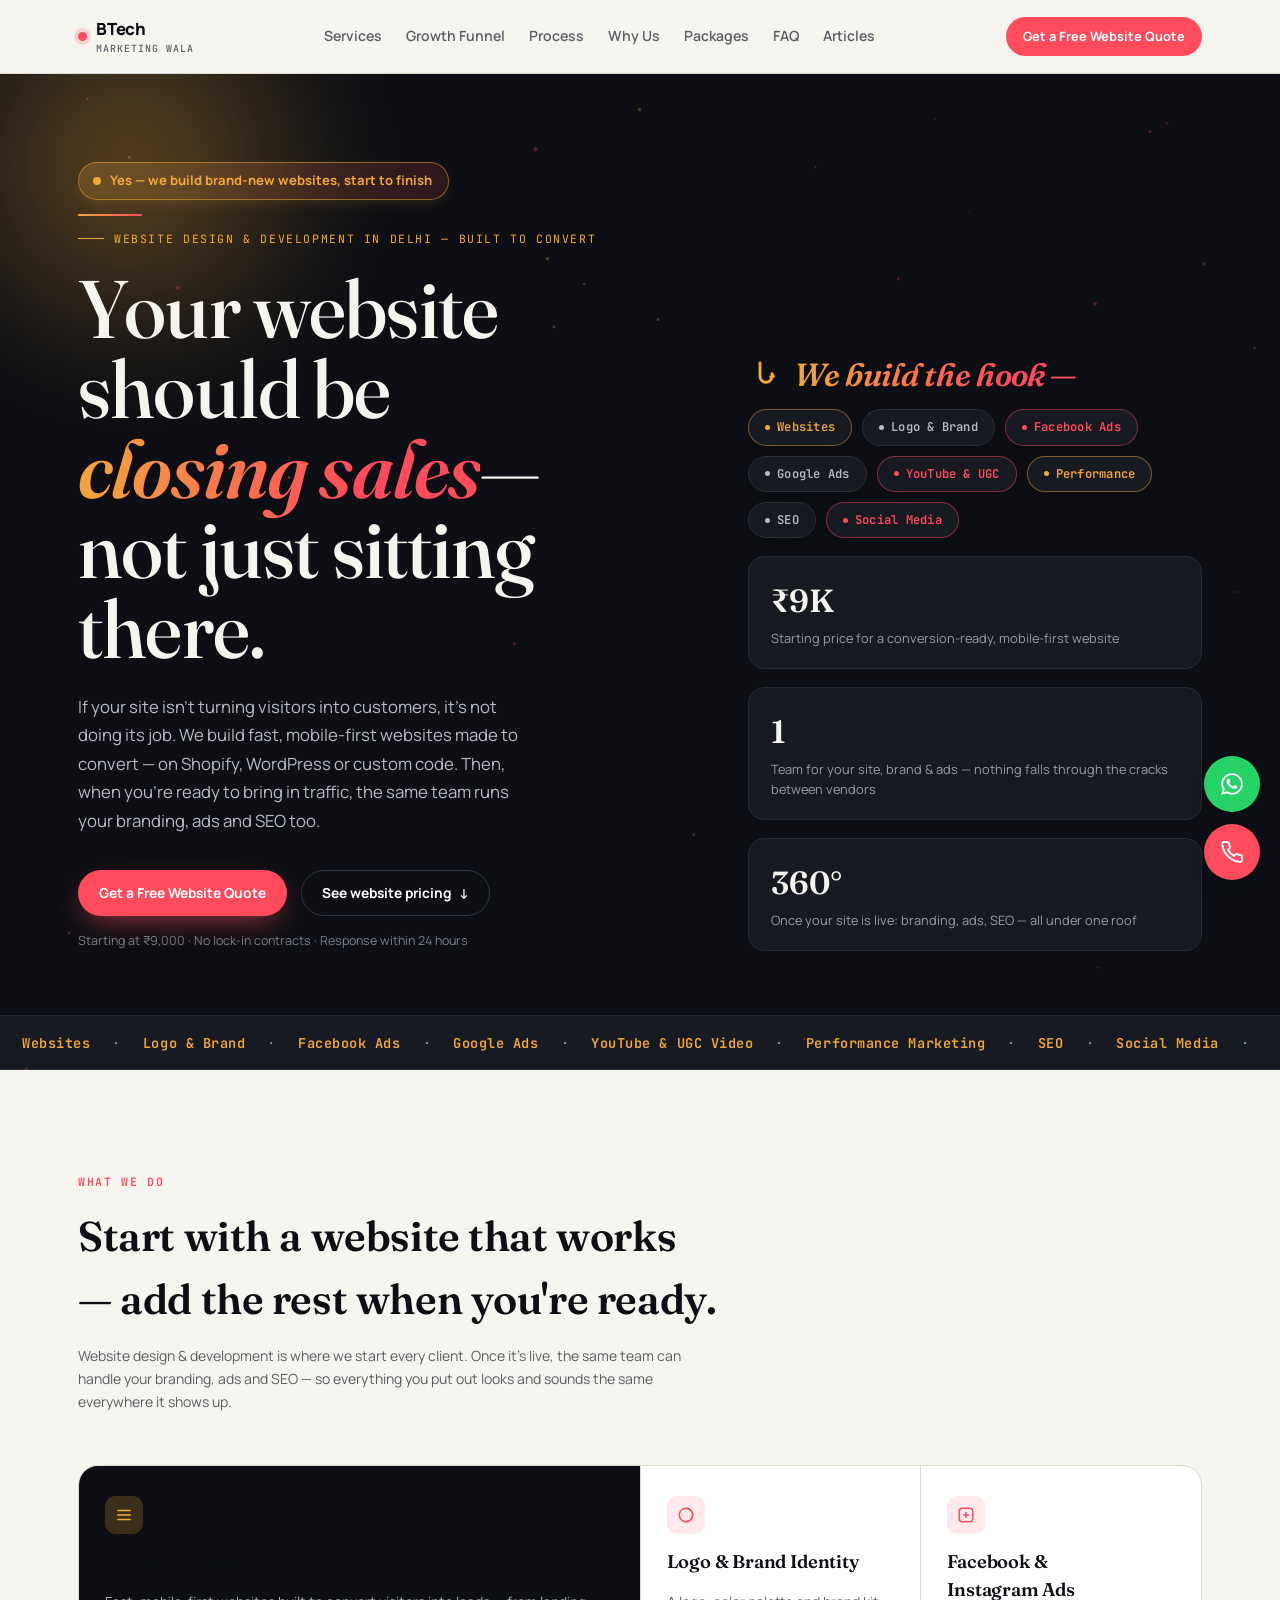
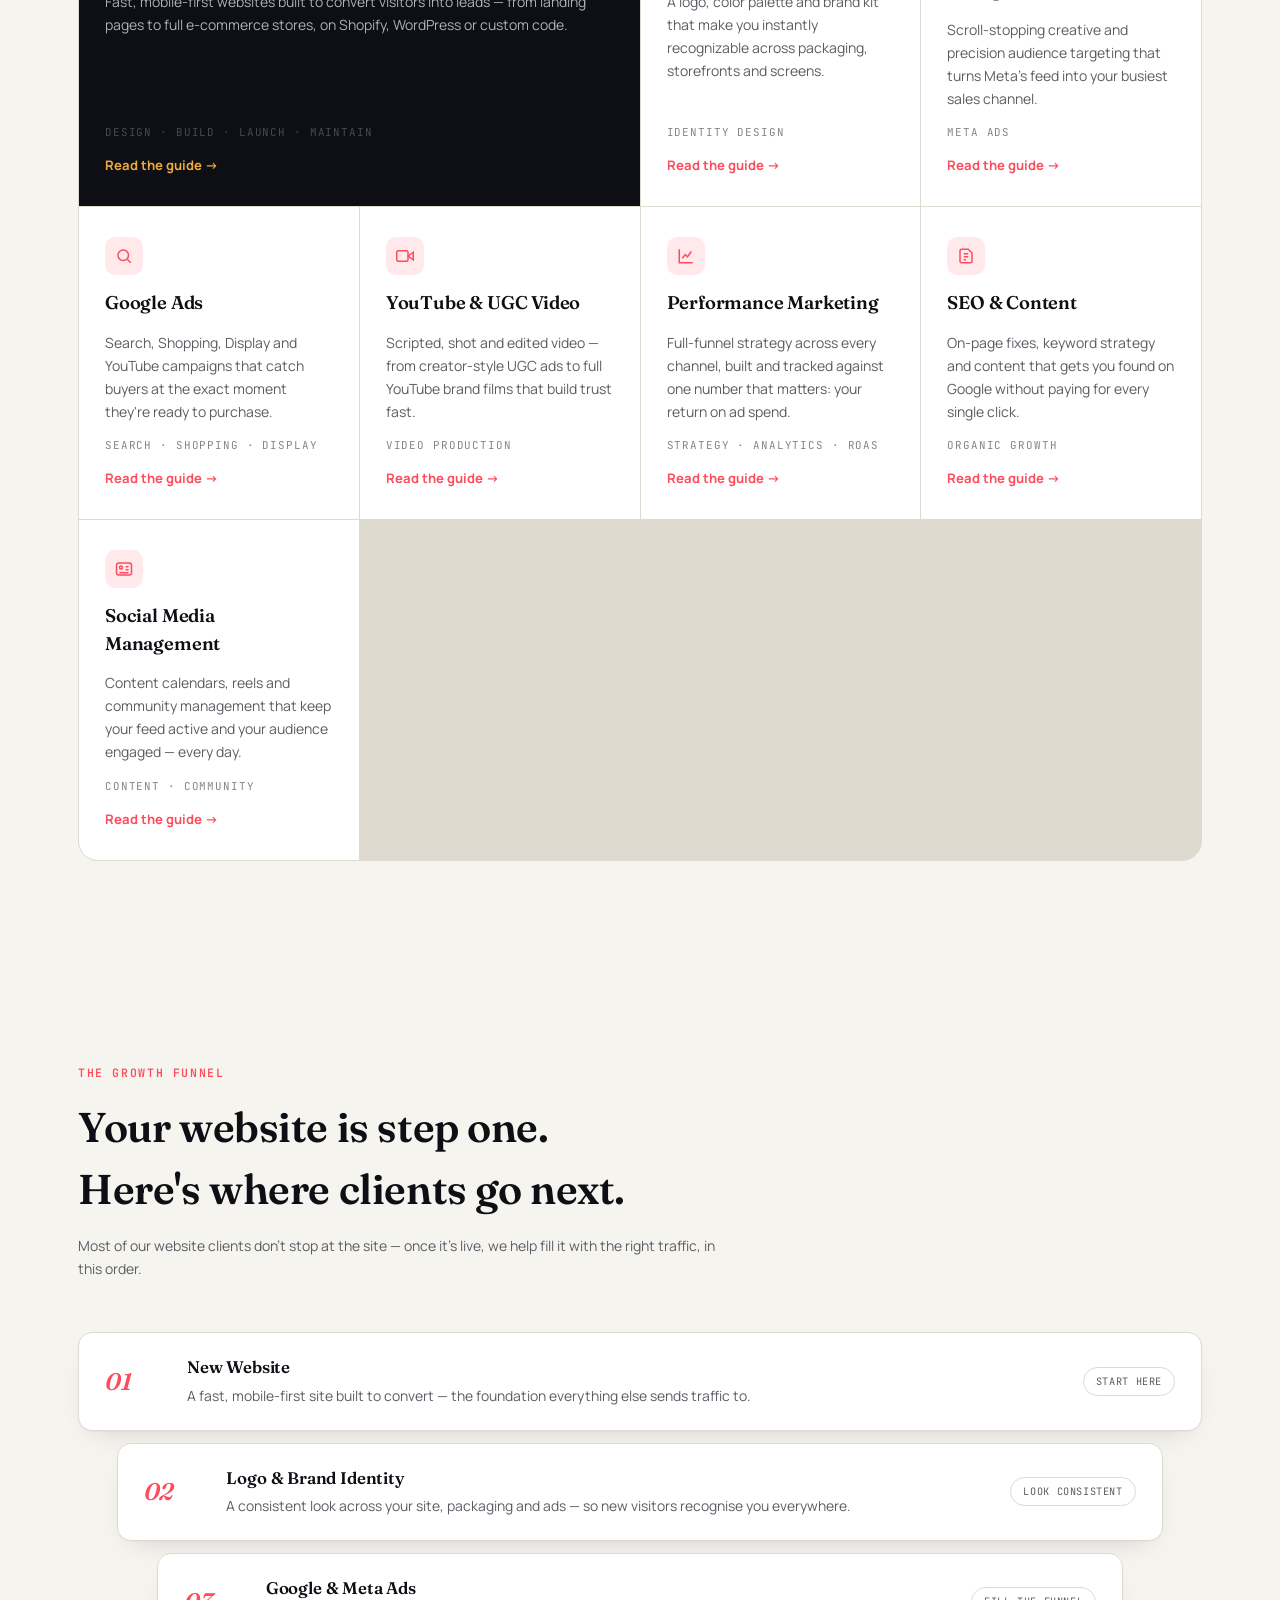
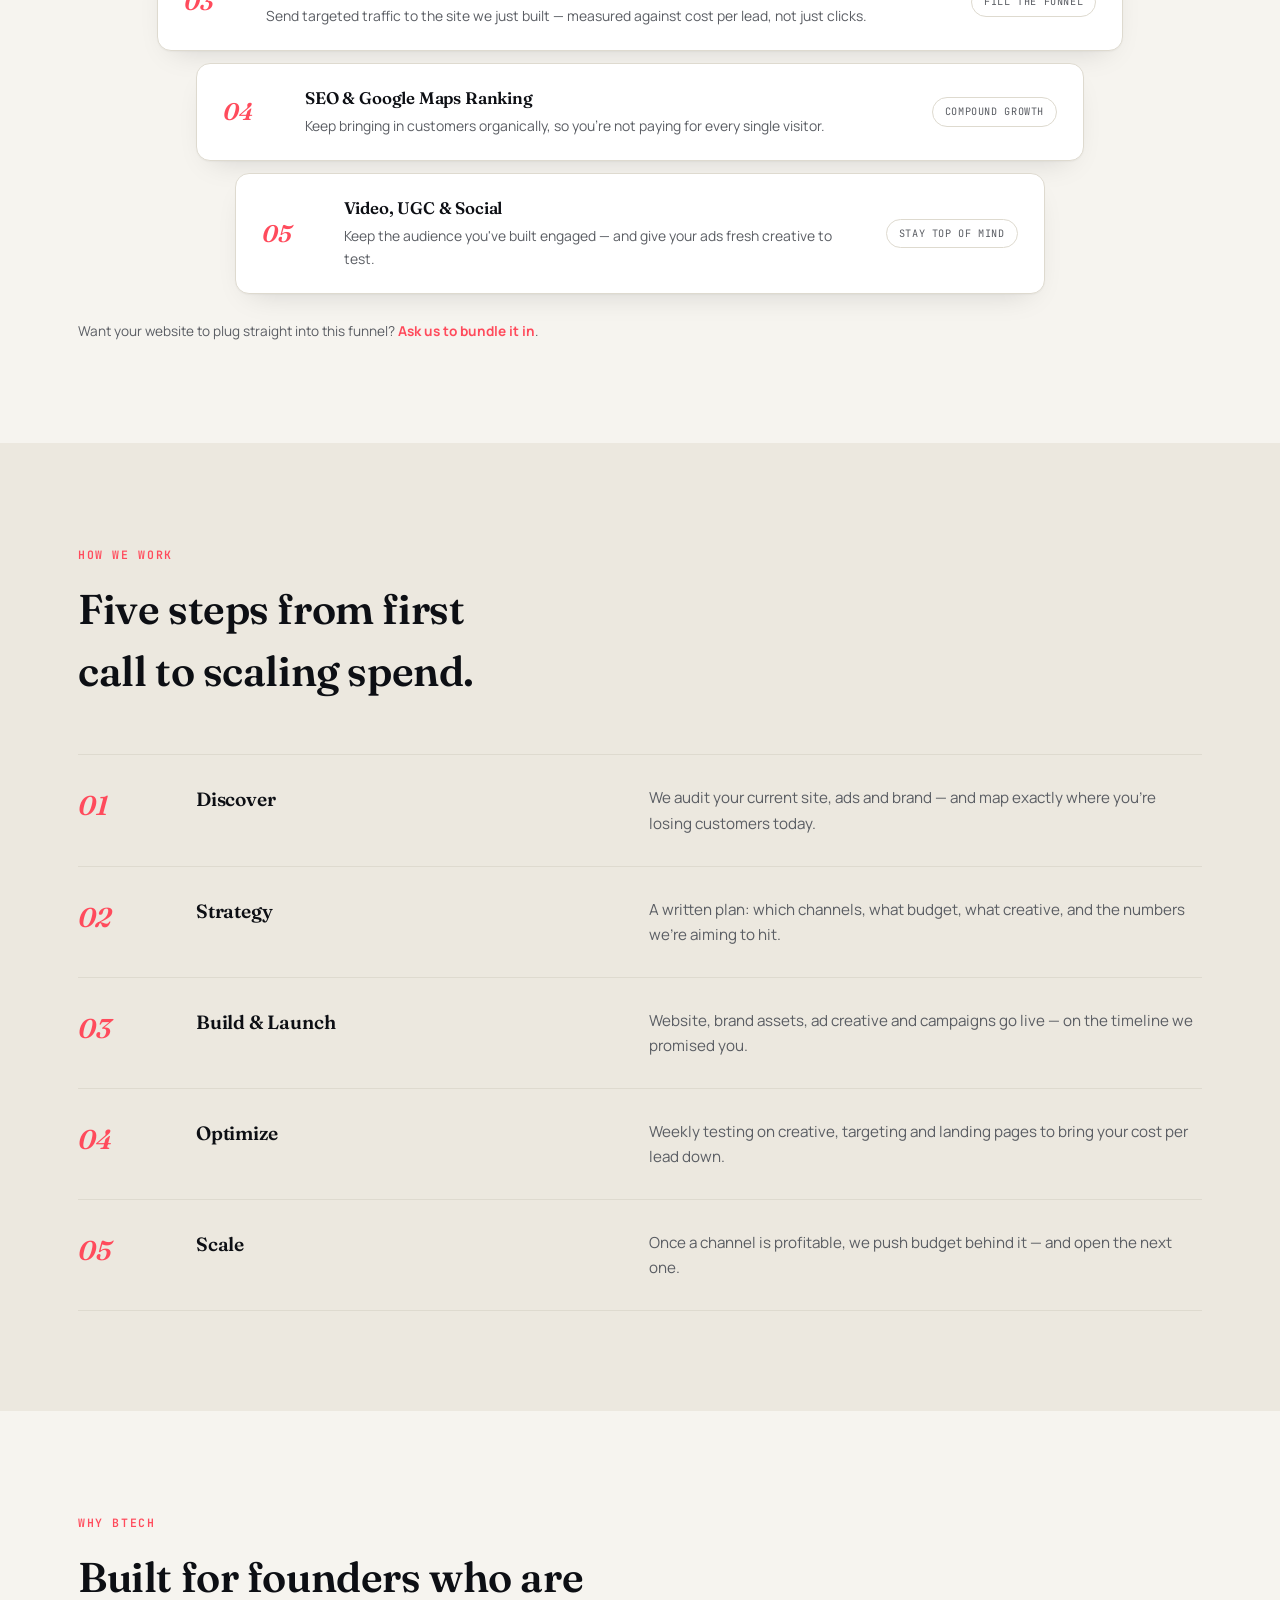
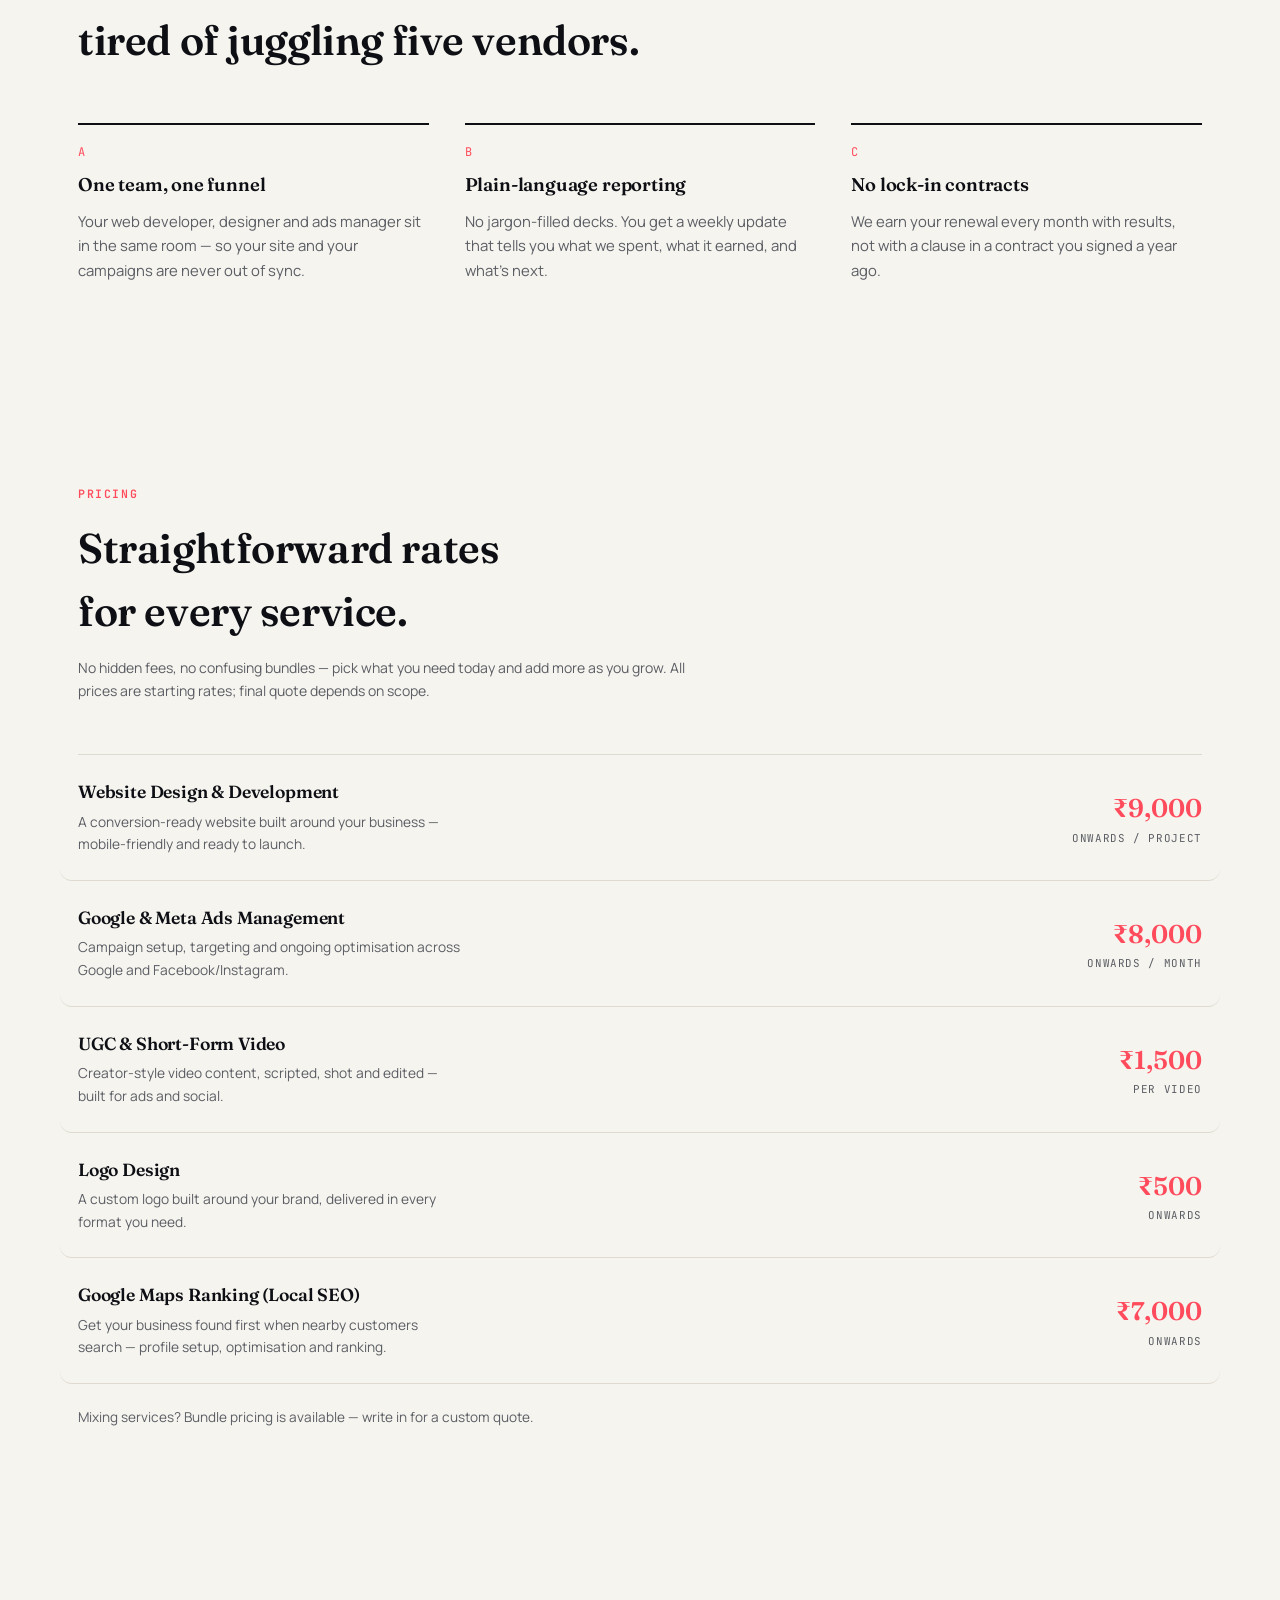
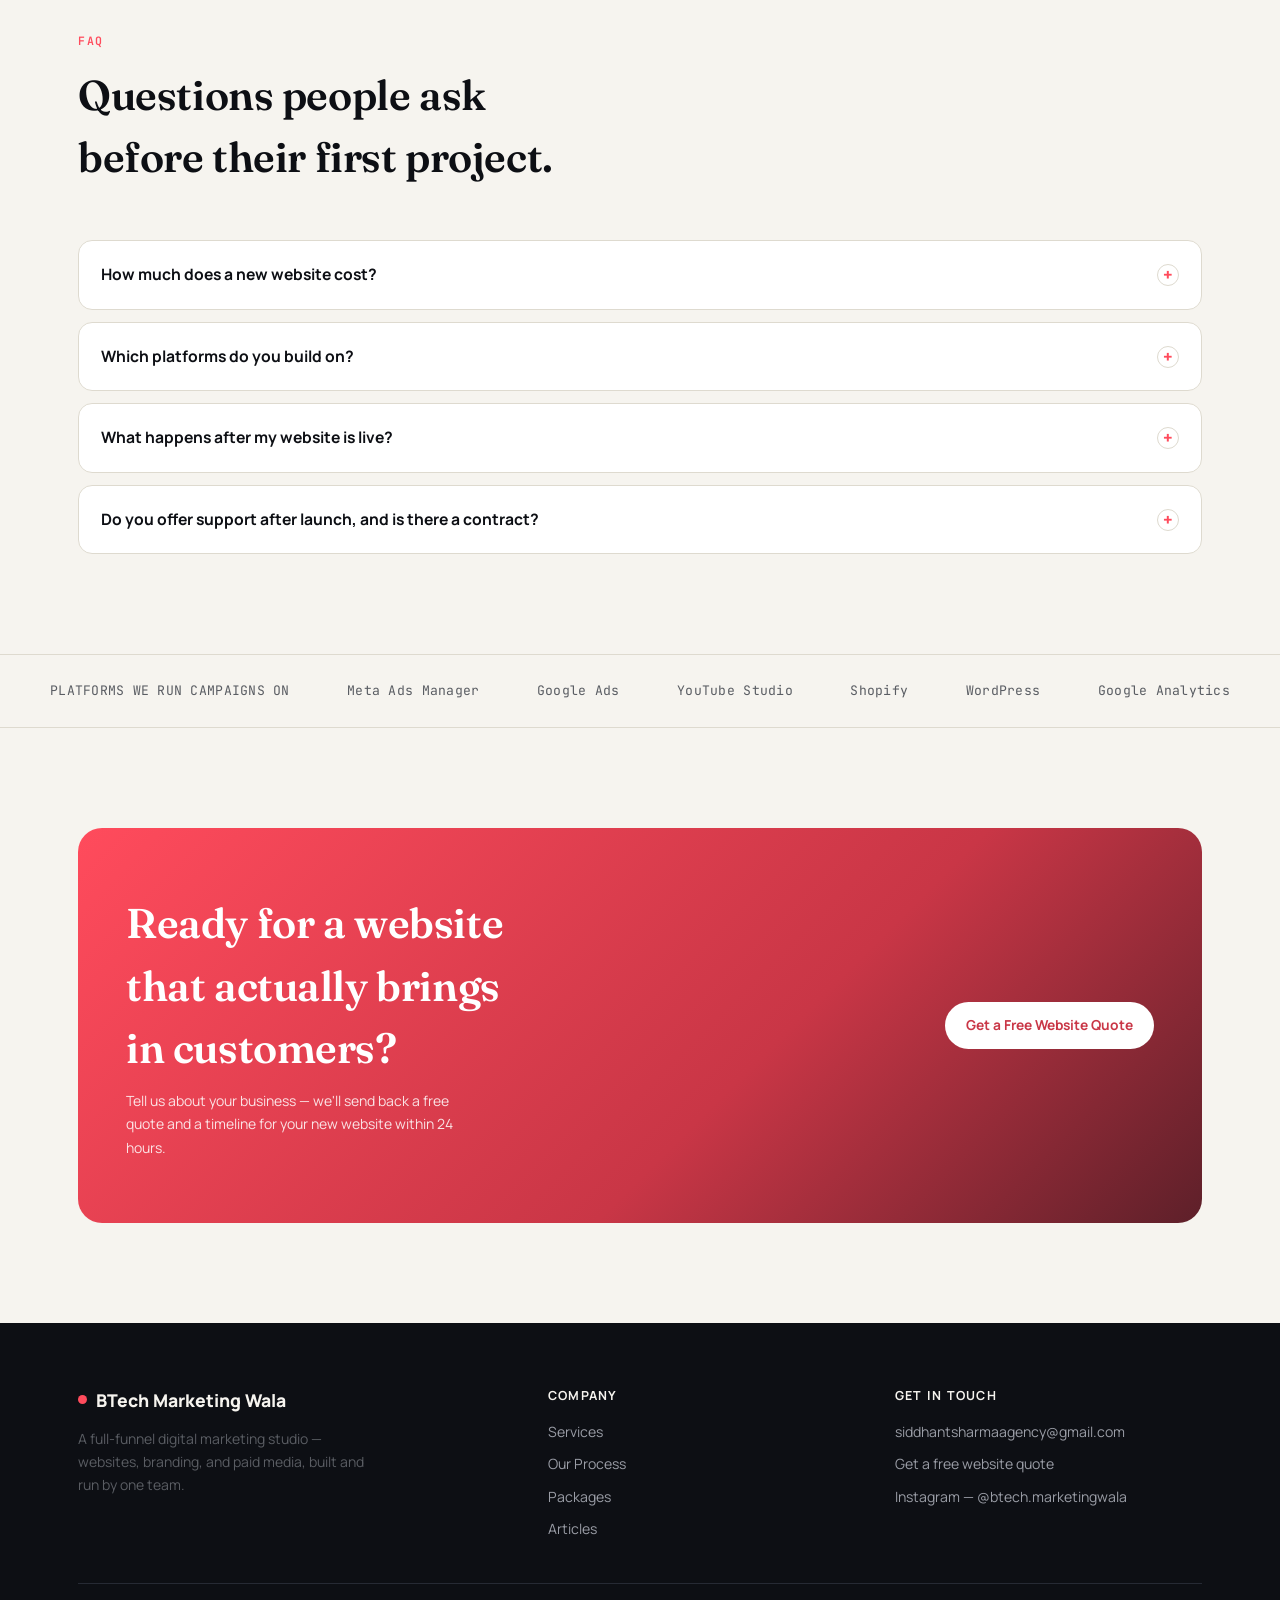
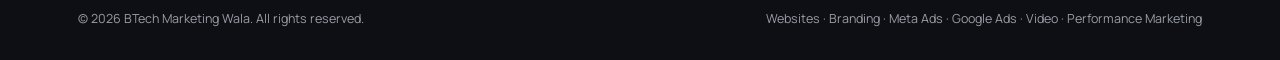
<file: index.html>
<!DOCTYPE html>
<html lang="en-IN">
<head>
<meta charset="utf-8">
<meta name="viewport" content="width=device-width, initial-scale=1">
<title>Website Design &amp; Development in Delhi | BTech Marketing Wala</title>
<meta name="description" content="Need a new website? Fast, mobile-first sites built to convert, starting at ₹9,000 — plus branding, ads and SEO from the same team once you're live. Free quote in 24 hours.">
<meta name="robots" content="index, follow, max-image-preview:large">
<link rel="canonical" href="https://btechmarketingwala.in/">
<meta name="theme-color" content="#0D0F14">
<meta name="author" content="BTech Marketing Wala">
<link rel="icon" type="image/svg+xml" href="data:image/svg+xml,%3Csvg xmlns='http://www.w3.org/2000/svg' viewBox='0 0 32 32'%3E%3Crect width='32' height='32' rx='7' fill='%230D0F14'/%3E%3Ccircle cx='16' cy='16' r='7' fill='%23FF4B5C'/%3E%3C/svg%3E">

<!-- Open Graph -->
<meta property="og:site_name" content="BTech Marketing Wala">
<meta property="og:title" content="Website Design &amp; Development in Delhi | BTech Marketing Wala">
<meta property="og:description" content="A conversion-ready website built around your business, starting at ₹9,000 — then the branding, ads and SEO to fill it with customers, all from one team.">
<meta property="og:type" content="website">
<meta property="og:url" content="https://btechmarketingwala.in/">
<meta property="og:locale" content="en_IN">
<meta property="og:image" content="https://btechmarketingwala.in/assets/og-image.png">
<meta property="og:image:width" content="1200">
<meta property="og:image:height" content="630">
<meta property="og:image:alt" content="BTech Marketing Wala — Website Design &amp; Development in Delhi">

<!-- Twitter -->
<meta name="twitter:card" content="summary_large_image">
<meta name="twitter:title" content="Website Design &amp; Development in Delhi | BTech Marketing Wala">
<meta name="twitter:description" content="Fast, mobile-first websites that convert — starting at ₹9,000. Branding, ads and SEO from the same team once you're live.">
<meta name="twitter:image" content="https://btechmarketingwala.in/assets/og-image.png">

<link rel="preconnect" href="https://fonts.googleapis.com">
<link rel="preconnect" href="https://fonts.gstatic.com" crossorigin>
<link rel="stylesheet" href="https://fonts.googleapis.com/css2?family=Fraunces:ital,opsz,wght@0,9..144,300..900;1,9..144,300..900&family=Manrope:wght@400;500;600;700;800&family=JetBrains+Mono:wght@400;500;600&display=swap">

<script type="application/ld+json">
{
  "@context": "https://schema.org",
  "@type": "AdvertisingAgency",
  "name": "BTech Marketing Wala",
  "alternateName": "BTech Marketing Wala Agency",
  "description": "Website design & development agency in Delhi, building fast, mobile-first, conversion-ready websites — with logo & brand identity, Facebook & Instagram Ads, Google Ads, YouTube & UGC video, performance marketing, SEO and Google Maps / local ranking available from the same team.",
  "url": "https://btechmarketingwala.in/",
  "image": "https://btechmarketingwala.in/assets/og-image.png",
  "email": "siddhantsharmaagency@gmail.com",
  "telephone": "+91-72910-04406",
  "sameAs": ["https://www.instagram.com/btech.marketingwala/"],
  "priceRange": "₹500 - ₹9,000+",
  "address": {
    "@type": "PostalAddress",
    "addressLocality": "Delhi",
    "addressRegion": "Delhi",
    "addressCountry": "IN"
  },
  "areaServed": {
    "@type": "Country",
    "name": "India"
  },
  "hasOfferCatalog": {
    "@type": "OfferCatalog",
    "name": "Digital Marketing Services",
    "itemListElement": [
      { "@type": "Offer", "itemOffered": { "@type": "Service", "name": "Website Design & Development" } },
      { "@type": "Offer", "itemOffered": { "@type": "Service", "name": "Logo & Brand Identity" } },
      { "@type": "Offer", "itemOffered": { "@type": "Service", "name": "Facebook & Instagram Ads" } },
      { "@type": "Offer", "itemOffered": { "@type": "Service", "name": "Google Ads" } },
      { "@type": "Offer", "itemOffered": { "@type": "Service", "name": "YouTube & UGC Video" } },
      { "@type": "Offer", "itemOffered": { "@type": "Service", "name": "Performance Marketing" } },
      { "@type": "Offer", "itemOffered": { "@type": "Service", "name": "SEO & Content" } },
      { "@type": "Offer", "itemOffered": { "@type": "Service", "name": "Social Media Management" } },
      { "@type": "Offer", "itemOffered": { "@type": "Service", "name": "Google Maps / Local SEO" } }
    ]
  }
}
</script>

<script type="application/ld+json">
{
  "@context": "https://schema.org",
  "@type": "FAQPage",
  "mainEntity": [
    {
      "@type": "Question",
      "name": "How much does a new website cost?",
      "acceptedAnswer": {
        "@type": "Answer",
        "text": "Website design & development starts at ₹9,000. The exact price depends on the number of pages, features and whether you need e-commerce — we'll confirm it after a quick chat about your business."
      }
    },
    {
      "@type": "Question",
      "name": "Which platforms do you build on?",
      "acceptedAnswer": {
        "@type": "Answer",
        "text": "Whatever fits your business best — Shopify for online stores, WordPress for content-heavy sites, or fully custom code when you need something specific."
      }
    },
    {
      "@type": "Question",
      "name": "What happens after my website is live?",
      "acceptedAnswer": {
        "@type": "Answer",
        "text": "You can stop there, or plug straight into our growth funnel — branding, Google & Meta Ads, SEO and video, all run by the same team that built your site."
      }
    },
    {
      "@type": "Question",
      "name": "Do you offer support after launch, and is there a contract?",
      "acceptedAnswer": {
        "@type": "Answer",
        "text": "Yes — we design, build, launch and maintain your site, and there's no lock-in contract. We earn your renewal every month with results."
      }
    }
  ]
}
</script>

<link rel="stylesheet" href="assets/style.css">
</head>
<body>

<header class="nav">
  <div class="nav-inner">
    <a class="logo" href="#top">
      <span class="dot"></span>
      <span>BTech<small>MARKETING WALA</small></span>
    </a>
    <nav class="links">
      <a href="#services">Services</a>
      <a href="#funnel">Growth Funnel</a>
      <a href="#process">Process</a>
      <a href="#why">Why Us</a>
      <a href="#packages">Packages</a>
      <a href="#faq">FAQ</a>
      <a href="articles/index.html">Articles</a>
    </nav>
    <a class="btn btn-primary btn-sm" href="https://wa.me/917291004406?text=Hi%2C%20I%27d%20like%20a%20free%20website%20quote" target="_blank" rel="noopener">Get a Free Website Quote</a>
    <button class="nav-toggle" id="navToggle" aria-label="Open menu" aria-expanded="false" aria-controls="mobileMenu">
      <span></span><span></span><span></span>
    </button>
  </div>
  <nav class="mobile-menu" id="mobileMenu">
    <a class="btn btn-primary" href="https://wa.me/917291004406?text=Hi%2C%20I%27d%20like%20a%20free%20website%20quote" target="_blank" rel="noopener">Get a Free Website Quote</a>
    <a href="#services">Services</a>
    <a href="#funnel">Growth Funnel</a>
    <a href="#process">Process</a>
    <a href="#why">Why Us</a>
    <a href="#packages">Packages</a>
    <a href="#faq">FAQ</a>
    <a href="articles/index.html">Articles</a>
  </nav>
</header>

<main id="top">

  <section class="hero">
    <canvas id="hookCanvas"></canvas>
    <div class="hero-grid" style="position:relative;">
      <div style="position:relative;">
        <div class="hero-badge"><span class="dot2"></span> Yes &mdash; we build brand-new websites, start to finish</div>
        <div class="hero-divider" aria-hidden="true"></div>
        <div class="hero-eyebrow">Website Design &amp; Development in Delhi &mdash; Built to Convert</div>
        <h1>Your website should be <em>closing sales</em>&mdash;<br>not just sitting there.</h1>
        <p class="hero-sub">If your site isn't turning visitors into customers, it's not doing its job. We build fast, mobile-first websites made to convert &mdash; on Shopify, WordPress or custom code. Then, when you're ready to bring in traffic, the same team runs your branding, ads and SEO too.</p>
        <div class="hero-cta">
          <a class="btn btn-primary" href="https://wa.me/917291004406?text=Hi%2C%20I%27d%20like%20a%20free%20website%20quote" target="_blank" rel="noopener">Get a Free Website Quote</a>
          <a class="btn btn-ghost" href="#packages" style="color:#fff;border-color:#33363F;">See website pricing <span class="arrow-bounce">&darr;</span></a>
        </div>
        <div class="hero-note">Starting at &#8377;9,000 &middot; No lock-in contracts &middot; Response within 24 hours</div>
      </div>
      <div class="hero-side">
        <div class="hook-label">
          <svg class="hook-icon" viewBox="0 0 24 24" fill="none" stroke="currentColor" stroke-width="2.2" stroke-linecap="round" stroke-linejoin="round" aria-hidden="true" focusable="false"><path d="M9 3v10a4.5 4.5 0 0 0 9 0"/><path d="M18 11l1 2-2 .5"/></svg>
          <span class="hook-text">We build the hook &mdash;</span>
        </div>
        <div class="hook-cloud" aria-hidden="true">
          <span class="hook-chip gold" style="animation-delay:0s;">Websites</span>
          <span class="hook-chip" style="animation-delay:.6s;">Logo &amp; Brand</span>
          <span class="hook-chip accent" style="animation-delay:1.2s;">Facebook Ads</span>
          <span class="hook-chip" style="animation-delay:.3s;">Google Ads</span>
          <span class="hook-chip accent" style="animation-delay:1.8s;">YouTube &amp; UGC</span>
          <span class="hook-chip gold" style="animation-delay:.9s;">Performance</span>
          <span class="hook-chip" style="animation-delay:1.5s;">SEO</span>
          <span class="hook-chip accent" style="animation-delay:.15s;">Social Media</span>
        </div>
        <div class="hero-card">
          <div class="num">&#8377;9K</div>
          <div class="label">Starting price for a conversion-ready, mobile-first website</div>
        </div>
        <div class="hero-card">
          <div class="num">1</div>
          <div class="label">Team for your site, brand &amp; ads &mdash; nothing falls through the cracks between vendors</div>
        </div>
        <div class="hero-card">
          <div class="num">360&deg;</div>
          <div class="label">Once your site is live: branding, ads, SEO &mdash; all under one roof</div>
        </div>
      </div>
    </div>
    <div class="marquee" aria-hidden="true">
      <div class="marquee-track">
        <span><b>Websites</b> &middot; <b>Logo &amp; Brand</b> &middot; <b>Facebook Ads</b> &middot; <b>Google Ads</b> &middot; <b>YouTube &amp; UGC Video</b> &middot; <b>Performance Marketing</b> &middot; <b>SEO</b> &middot; <b>Social Media</b> &middot;</span>
        <span><b>Websites</b> &middot; <b>Logo &amp; Brand</b> &middot; <b>Facebook Ads</b> &middot; <b>Google Ads</b> &middot; <b>YouTube &amp; UGC Video</b> &middot; <b>Performance Marketing</b> &middot; <b>SEO</b> &middot; <b>Social Media</b> &middot;</span>
      </div>
    </div>
  </section>

  <section class="sec-pad" id="services">
    <div class="wrap">
      <div class="sec-head reveal-up">
        <span class="eyebrow">What We Do</span>
        <h2>Start with a website that works &mdash; add the rest when you're ready.</h2>
        <p style="margin-top:14px;">Website design &amp; development is where we start every client. Once it's live, the same team can handle your branding, ads and SEO &mdash; so everything you put out looks and sounds the same everywhere it shows up.</p>
      </div>

      <div class="service-grid">
        <div class="service-card lead reveal-up">
          <div class="ic">
            <svg width="18" height="18" viewBox="0 0 24 24" fill="none" stroke="currentColor" stroke-width="2" aria-hidden="true" focusable="false"><path d="M3 12h18M3 6h18M3 18h18"/></svg>
          </div>
          <h3>Website Design &amp; Development</h3>
          <p>Fast, mobile-first websites built to convert visitors into leads &mdash; from landing pages to full e-commerce stores, on Shopify, WordPress or custom code.</p>
          <span class="tag">Design &middot; Build &middot; Launch &middot; Maintain</span>
          <a class="learn-more" href="articles/website-design-development.html">Read the guide &rarr;</a>
        </div>

        <div class="service-card reveal-up">
          <div class="ic"><svg width="18" height="18" viewBox="0 0 24 24" fill="none" stroke="currentColor" stroke-width="2" aria-hidden="true" focusable="false"><circle cx="12" cy="12" r="9"/><path d="M12 3a9 9 0 0 1 0 18"/></svg></div>
          <h3>Logo &amp; Brand Identity</h3>
          <p>A logo, color palette and brand kit that make you instantly recognizable across packaging, storefronts and screens.</p>
          <span class="tag">Identity Design</span>
          <a class="learn-more" href="articles/logo-brand-identity.html">Read the guide &rarr;</a>
        </div>

        <div class="service-card reveal-up">
          <div class="ic"><svg width="18" height="18" viewBox="0 0 24 24" fill="none" stroke="currentColor" stroke-width="2" aria-hidden="true" focusable="false"><rect x="3" y="3" width="18" height="18" rx="4"/><path d="M12 8v8M8 12h8"/></svg></div>
          <h3>Facebook &amp; Instagram Ads</h3>
          <p>Scroll-stopping creative and precision audience targeting that turns Meta's feed into your busiest sales channel.</p>
          <span class="tag">Meta Ads</span>
          <a class="learn-more" href="articles/facebook-instagram-ads.html">Read the guide &rarr;</a>
        </div>

        <div class="service-card reveal-up">
          <div class="ic"><svg width="18" height="18" viewBox="0 0 24 24" fill="none" stroke="currentColor" stroke-width="2" aria-hidden="true" focusable="false"><circle cx="11" cy="11" r="7"/><path d="M21 21l-4.35-4.35"/></svg></div>
          <h3>Google Ads</h3>
          <p>Search, Shopping, Display and YouTube campaigns that catch buyers at the exact moment they're ready to purchase.</p>
          <span class="tag">Search &middot; Shopping &middot; Display</span>
          <a class="learn-more" href="articles/google-ads.html">Read the guide &rarr;</a>
        </div>

        <div class="service-card reveal-up">
          <div class="ic"><svg width="18" height="18" viewBox="0 0 24 24" fill="none" stroke="currentColor" stroke-width="2" aria-hidden="true" focusable="false"><path d="M23 7l-7 5 7 5V7z"/><rect x="1" y="5" width="15" height="14" rx="2"/></svg></div>
          <h3>YouTube &amp; UGC Video</h3>
          <p>Scripted, shot and edited video &mdash; from creator-style UGC ads to full YouTube brand films that build trust fast.</p>
          <span class="tag">Video Production</span>
          <a class="learn-more" href="articles/youtube-ugc-video.html">Read the guide &rarr;</a>
        </div>

        <div class="service-card reveal-up">
          <div class="ic"><svg width="18" height="18" viewBox="0 0 24 24" fill="none" stroke="currentColor" stroke-width="2" aria-hidden="true" focusable="false"><path d="M3 3v18h18"/><path d="M7 15l4-5 3 3 5-7"/></svg></div>
          <h3>Performance Marketing</h3>
          <p>Full-funnel strategy across every channel, built and tracked against one number that matters: your return on ad spend.</p>
          <span class="tag">Strategy &middot; Analytics &middot; ROAS</span>
          <a class="learn-more" href="articles/performance-marketing.html">Read the guide &rarr;</a>
        </div>

        <div class="service-card reveal-up">
          <div class="ic"><svg width="18" height="18" viewBox="0 0 24 24" fill="none" stroke="currentColor" stroke-width="2" aria-hidden="true" focusable="false"><path d="M4 19V5a2 2 0 0 1 2-2h9l5 5v11a2 2 0 0 1-2 2H6a2 2 0 0 1-2-2z"/><path d="M9 9h6M9 13h6M9 17h3"/></svg></div>
          <h3>SEO &amp; Content</h3>
          <p>On-page fixes, keyword strategy and content that gets you found on Google without paying for every single click.</p>
          <span class="tag">Organic Growth</span>
          <a class="learn-more" href="articles/seo-content.html">Read the guide &rarr;</a>
        </div>

        <div class="service-card reveal-up">
          <div class="ic"><svg width="18" height="18" viewBox="0 0 24 24" fill="none" stroke="currentColor" stroke-width="2" aria-hidden="true" focusable="false"><rect x="2" y="4" width="20" height="16" rx="3"/><circle cx="8" cy="10" r="2"/><path d="M14 9h4M14 13h4M6 17h12"/></svg></div>
          <h3>Social Media Management</h3>
          <p>Content calendars, reels and community management that keep your feed active and your audience engaged &mdash; every day.</p>
          <span class="tag">Content &middot; Community</span>
          <a class="learn-more" href="articles/social-media-management.html">Read the guide &rarr;</a>
        </div>
      </div>
    </div>
  </section>

  <section class="sec-pad" id="funnel">
    <div class="wrap">
      <div class="sec-head reveal-up">
        <span class="eyebrow">The Growth Funnel</span>
        <h2>Your website is step one. Here's where clients go next.</h2>
        <p style="margin-top:14px;">Most of our website clients don't stop at the site &mdash; once it's live, we help fill it with the right traffic, in this order.</p>
      </div>
      <div class="funnel-list">
        <div class="funnel-row reveal-up">
          <div class="funnel-num mono">01</div>
          <div class="funnel-body">
            <h3>New Website</h3>
            <p>A fast, mobile-first site built to convert &mdash; the foundation everything else sends traffic to.</p>
          </div>
          <span class="funnel-tag">Start here</span>
        </div>
        <div class="funnel-row reveal-up">
          <div class="funnel-num mono">02</div>
          <div class="funnel-body">
            <h3>Logo &amp; Brand Identity</h3>
            <p>A consistent look across your site, packaging and ads &mdash; so new visitors recognise you everywhere.</p>
          </div>
          <span class="funnel-tag">Look consistent</span>
        </div>
        <div class="funnel-row reveal-up">
          <div class="funnel-num mono">03</div>
          <div class="funnel-body">
            <h3>Google &amp; Meta Ads</h3>
            <p>Send targeted traffic to the site we just built &mdash; measured against cost per lead, not just clicks.</p>
          </div>
          <span class="funnel-tag">Fill the funnel</span>
        </div>
        <div class="funnel-row reveal-up">
          <div class="funnel-num mono">04</div>
          <div class="funnel-body">
            <h3>SEO &amp; Google Maps Ranking</h3>
            <p>Keep bringing in customers organically, so you're not paying for every single visitor.</p>
          </div>
          <span class="funnel-tag">Compound growth</span>
        </div>
        <div class="funnel-row reveal-up">
          <div class="funnel-num mono">05</div>
          <div class="funnel-body">
            <h3>Video, UGC &amp; Social</h3>
            <p>Keep the audience you've built engaged &mdash; and give your ads fresh creative to test.</p>
          </div>
          <span class="funnel-tag">Stay top of mind</span>
        </div>
      </div>
      <p style="margin-top:26px; font-size:.85rem;">Want your website to plug straight into this funnel? <a href="mailto:siddhantsharmaagency@gmail.com?subject=Website%20%2B%20Growth%20Funnel%20Quote" style="color:var(--accent); font-weight:700;">Ask us to bundle it in</a>.</p>
    </div>
  </section>

  <section class="sec-pad process" id="process">
    <div class="wrap">
      <div class="sec-head reveal-up">
        <span class="eyebrow">How We Work</span>
        <h2>Five steps from first call to scaling spend.</h2>
      </div>
      <div class="process-list">
        <div class="process-row reveal-up">
          <div class="step-num mono">01</div>
          <h3>Discover</h3>
          <p class="step-desc">We audit your current site, ads and brand &mdash; and map exactly where you're losing customers today.</p>
        </div>
        <div class="process-row reveal-up">
          <div class="step-num mono">02</div>
          <h3>Strategy</h3>
          <p class="step-desc">A written plan: which channels, what budget, what creative, and the numbers we're aiming to hit.</p>
        </div>
        <div class="process-row reveal-up">
          <div class="step-num mono">03</div>
          <h3>Build &amp; Launch</h3>
          <p class="step-desc">Website, brand assets, ad creative and campaigns go live &mdash; on the timeline we promised you.</p>
        </div>
        <div class="process-row reveal-up">
          <div class="step-num mono">04</div>
          <h3>Optimize</h3>
          <p class="step-desc">Weekly testing on creative, targeting and landing pages to bring your cost per lead down.</p>
        </div>
        <div class="process-row reveal-up">
          <div class="step-num mono">05</div>
          <h3>Scale</h3>
          <p class="step-desc">Once a channel is profitable, we push budget behind it &mdash; and open the next one.</p>
        </div>
      </div>
    </div>
  </section>

  <section class="sec-pad" id="why">
    <div class="wrap">
      <div class="sec-head reveal-up">
        <span class="eyebrow">Why BTech</span>
        <h2>Built for founders who are tired of juggling five vendors.</h2>
      </div>
      <div class="why-grid">
        <div class="why-item reveal-up">
          <span class="n mono">A</span>
          <h3>One team, one funnel</h3>
          <p>Your web developer, designer and ads manager sit in the same room &mdash; so your site and your campaigns are never out of sync.</p>
        </div>
        <div class="why-item reveal-up">
          <span class="n mono">B</span>
          <h3>Plain-language reporting</h3>
          <p>No jargon-filled decks. You get a weekly update that tells you what we spent, what it earned, and what's next.</p>
        </div>
        <div class="why-item reveal-up">
          <span class="n mono">C</span>
          <h3>No lock-in contracts</h3>
          <p>We earn your renewal every month with results, not with a clause in a contract you signed a year ago.</p>
        </div>
      </div>
    </div>
  </section>

  <section class="sec-pad" id="packages">
    <div class="wrap">
      <div class="sec-head reveal-up">
        <span class="eyebrow">Pricing</span>
        <h2>Straightforward rates for every service.</h2>
        <p style="margin-top:14px;">No hidden fees, no confusing bundles &mdash; pick what you need today and add more as you grow. All prices are starting rates; final quote depends on scope.</p>
      </div>
      <div class="rate-list">
        <div class="rate-row reveal-up">
          <div>
            <h3>Website Design &amp; Development</h3>
            <p>A conversion-ready website built around your business &mdash; mobile-friendly and ready to launch.</p>
          </div>
          <div class="rate-price"><span class="amt mono">&#8377;9,000</span><span class="unit">onwards / project</span></div>
        </div>
        <div class="rate-row reveal-up">
          <div>
            <h3>Google &amp; Meta Ads Management</h3>
            <p>Campaign setup, targeting and ongoing optimisation across Google and Facebook/Instagram.</p>
          </div>
          <div class="rate-price"><span class="amt mono">&#8377;8,000</span><span class="unit">onwards / month</span></div>
        </div>
        <div class="rate-row reveal-up">
          <div>
            <h3>UGC &amp; Short-Form Video</h3>
            <p>Creator-style video content, scripted, shot and edited &mdash; built for ads and social.</p>
          </div>
          <div class="rate-price"><span class="amt mono">&#8377;1,500</span><span class="unit">per video</span></div>
        </div>
        <div class="rate-row reveal-up">
          <div>
            <h3>Logo Design</h3>
            <p>A custom logo built around your brand, delivered in every format you need.</p>
          </div>
          <div class="rate-price"><span class="amt mono">&#8377;500</span><span class="unit">onwards</span></div>
        </div>
        <div class="rate-row reveal-up">
          <div>
            <h3>Google Maps Ranking (Local SEO)</h3>
            <p>Get your business found first when nearby customers search &mdash; profile setup, optimisation and ranking.</p>
          </div>
          <div class="rate-price"><span class="amt mono">&#8377;7,000</span><span class="unit">onwards</span></div>
        </div>
      </div>
      <p style="margin-top:22px; font-size:.85rem;">Mixing services? Bundle pricing is available &mdash; write in for a custom quote.</p>
    </div>
  </section>

  <section class="sec-pad" id="faq">
    <div class="wrap">
      <div class="sec-head reveal-up">
        <span class="eyebrow">FAQ</span>
        <h2>Questions people ask before their first project.</h2>
      </div>
      <div class="faq-list">
        <details class="faq-item reveal-up">
          <summary>How much does a new website cost?<span class="plus">+</span></summary>
          <p>Website design &amp; development starts at &#8377;9,000. The exact price depends on the number of pages, features and whether you need e-commerce &mdash; we'll confirm it after a quick chat about your business.</p>
        </details>
        <details class="faq-item reveal-up">
          <summary>Which platforms do you build on?<span class="plus">+</span></summary>
          <p>Whatever fits your business best &mdash; Shopify for online stores, WordPress for content-heavy sites, or fully custom code when you need something specific.</p>
        </details>
        <details class="faq-item reveal-up">
          <summary>What happens after my website is live?<span class="plus">+</span></summary>
          <p>You can stop there, or plug straight into our growth funnel &mdash; branding, Google &amp; Meta Ads, SEO and video, all run by the same team that built your site.</p>
        </details>
        <details class="faq-item reveal-up">
          <summary>Do you offer support after launch, and is there a contract?<span class="plus">+</span></summary>
          <p>Yes &mdash; we design, build, launch and maintain your site, and there's no lock-in contract. We earn your renewal every month with results.</p>
        </details>
      </div>
    </div>
  </section>

  <section class="tools">
    <div class="wrap tools-inner">
      <span>PLATFORMS WE RUN CAMPAIGNS ON</span>
      <span>Meta Ads Manager</span>
      <span>Google Ads</span>
      <span>YouTube Studio</span>
      <span>Shopify</span>
      <span>WordPress</span>
      <span>Google Analytics</span>
    </div>
  </section>

  <section class="sec-pad">
    <div class="wrap">
      <div class="cta-banner reveal-up">
        <div>
          <h2>Ready for a website that actually brings in customers?</h2>
          <p>Tell us about your business &mdash; we'll send back a free quote and a timeline for your new website within 24 hours.</p>
        </div>
        <a class="btn btn-primary" href="https://wa.me/917291004406?text=Hi%2C%20I%27d%20like%20a%20free%20website%20quote" target="_blank" rel="noopener">Get a Free Website Quote</a>
      </div>
    </div>
  </section>

  <div class="float-contact">
    <a class="float-btn whatsapp" href="https://wa.me/917291004406?text=Hi%2C%20I%27d%20like%20a%20free%20marketing%20audit" target="_blank" rel="noopener" aria-label="Chat with us on WhatsApp">
      <svg width="26" height="26" viewBox="0 0 24 24" fill="currentColor" aria-hidden="true" focusable="false"><path d="M12.04 2C6.58 2 2.13 6.45 2.13 11.91c0 1.75.46 3.45 1.32 4.95L2.05 22l5.25-1.38a9.9 9.9 0 0 0 4.74 1.21h.01c5.46 0 9.9-4.45 9.9-9.91C21.95 6.45 17.5 2 12.04 2zm0 18.06h-.01a8.2 8.2 0 0 1-4.18-1.14l-.3-.18-3.12.82.83-3.04-.2-.31a8.16 8.16 0 0 1-1.26-4.3c0-4.52 3.68-8.2 8.24-8.2 2.2 0 4.27.86 5.83 2.42a8.15 8.15 0 0 1 2.41 5.79c0 4.52-3.68 8.14-8.24 8.14zm4.52-6.14c-.25-.12-1.46-.72-1.69-.8-.23-.08-.39-.12-.56.12-.17.25-.64.8-.78.96-.14.17-.29.19-.53.06-.25-.12-1.05-.39-2-1.23-.74-.66-1.24-1.47-1.39-1.72-.14-.25-.02-.38.11-.51.11-.11.25-.29.37-.43.12-.14.16-.25.25-.41.08-.17.04-.31-.02-.43-.06-.12-.56-1.35-.77-1.85-.2-.48-.41-.42-.56-.42h-.48c-.17 0-.43.06-.66.31-.23.25-.86.84-.86 2.05 0 1.21.88 2.38 1 2.54.12.17 1.74 2.66 4.22 3.73.59.25 1.05.4 1.41.52.59.19 1.13.16 1.55.1.47-.07 1.46-.6 1.67-1.17.2-.58.2-1.08.14-1.18-.06-.11-.23-.17-.48-.29z"/></svg>
    </a>
    <a class="float-btn call" href="tel:+917291004406" aria-label="Call us">
      <svg width="24" height="24" viewBox="0 0 24 24" fill="none" stroke="currentColor" stroke-width="2" stroke-linecap="round" stroke-linejoin="round" aria-hidden="true" focusable="false"><path d="M22 16.92v3a2 2 0 0 1-2.18 2 19.79 19.79 0 0 1-8.63-3.07 19.5 19.5 0 0 1-6-6 19.79 19.79 0 0 1-3.07-8.67A2 2 0 0 1 4.11 2h3a2 2 0 0 1 2 1.72c.127.96.361 1.903.7 2.81a2 2 0 0 1-.45 2.11L8.09 9.91a16 16 0 0 0 6 6l1.27-1.27a2 2 0 0 1 2.11-.45c.907.339 1.85.573 2.81.7A2 2 0 0 1 22 16.92z"/></svg>
    </a>
  </div>

</main>

<footer>
  <div class="wrap">
    <div class="foot-grid">
      <div>
        <div class="foot-logo"><span class="dot" style="width:9px;height:9px;border-radius:50%;background:var(--coral);display:inline-block;"></span> BTech Marketing Wala</div>
        <p style="max-width:34ch;">A full-funnel digital marketing studio &mdash; websites, branding, and paid media, built and run by one team.</p>
      </div>
      <div>
        <h4>Company</h4>
        <div class="flinks">
          <a href="#services">Services</a>
          <a href="#process">Our Process</a>
          <a href="#packages">Packages</a>
          <a href="articles/index.html">Articles</a>
        </div>
      </div>
      <div>
        <h4>Get in touch</h4>
        <div class="flinks">
          <a href="mailto:siddhantsharmaagency@gmail.com">siddhantsharmaagency@gmail.com</a>
          <a href="https://wa.me/917291004406?text=Hi%2C%20I%27d%20like%20a%20free%20website%20quote" target="_blank" rel="noopener">Get a free website quote</a>
          <a href="https://www.instagram.com/btech.marketingwala/" target="_blank" rel="noopener">Instagram &mdash; @btech.marketingwala</a>
        </div>
      </div>
    </div>
    <div class="foot-bottom">
      <span>&copy; <span id="yr"></span> BTech Marketing Wala. All rights reserved.</span>
      <span>Websites &middot; Branding &middot; Meta Ads &middot; Google Ads &middot; Video &middot; Performance Marketing</span>
    </div>
  </div>
</footer>

<script src="assets/site.js"></script>

</body>
</html>
</file>
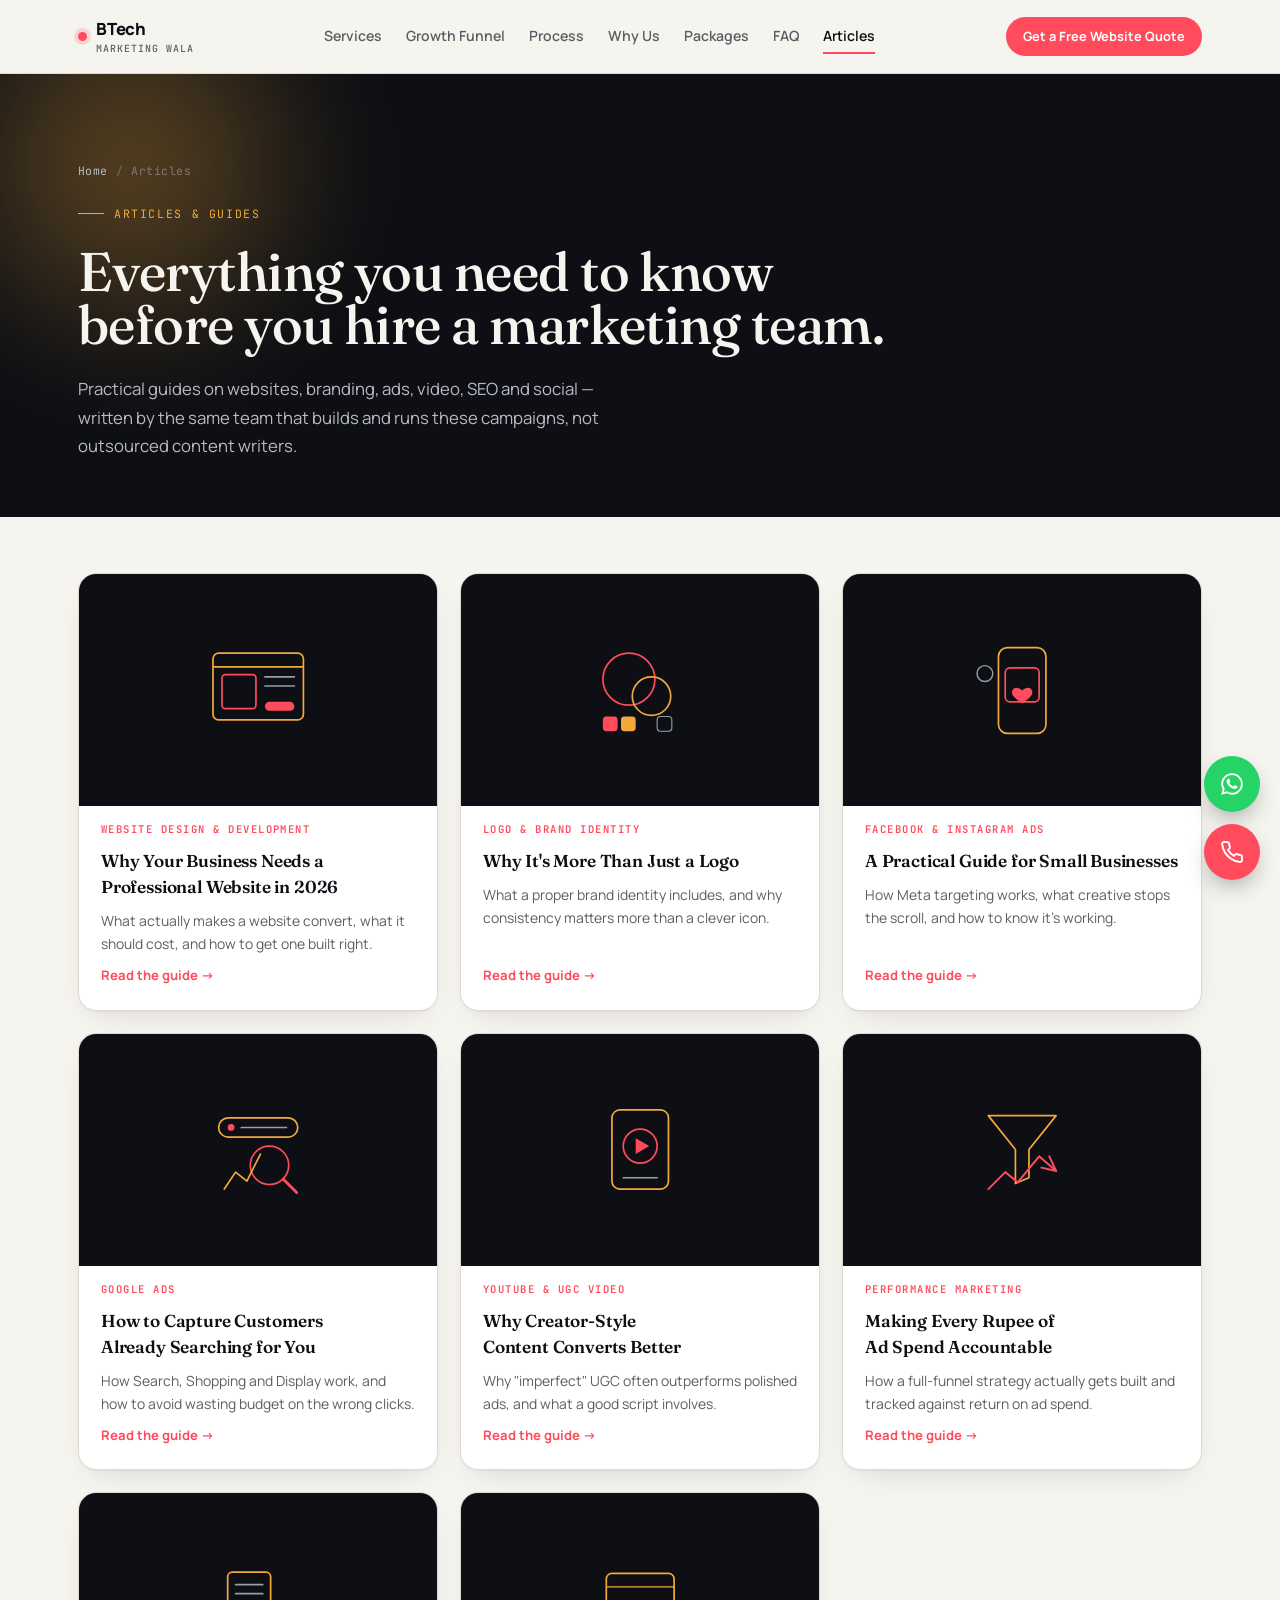
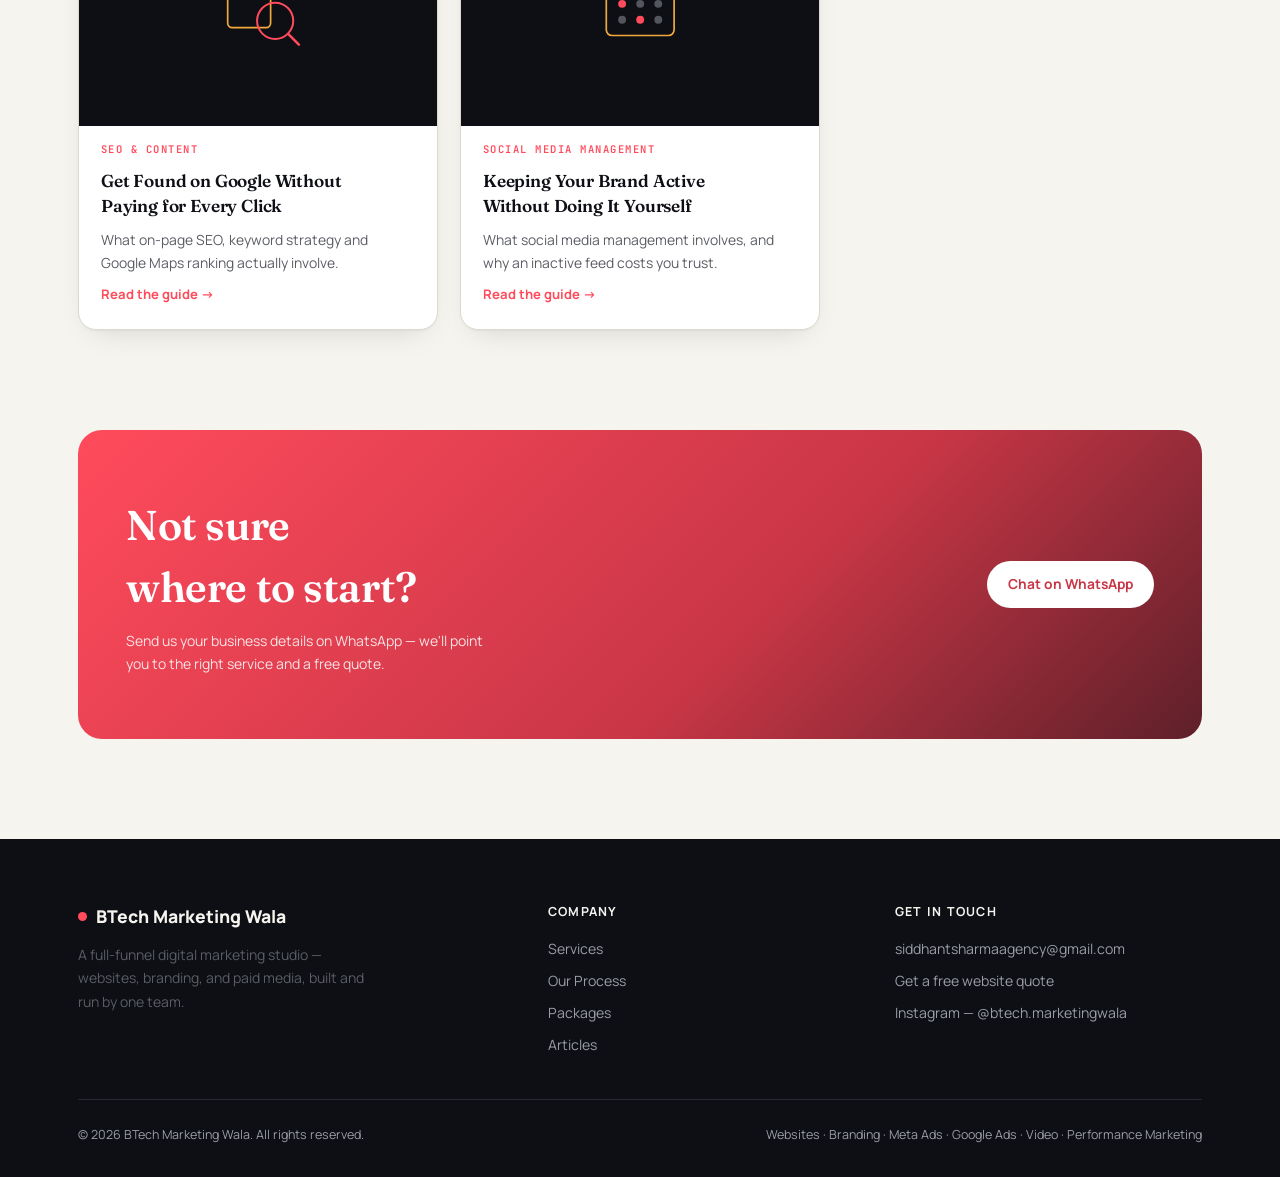
<file: articles/index.html>
<!DOCTYPE html>
<html lang="en-IN">
<head>
<meta charset="utf-8">
<meta name="viewport" content="width=device-width, initial-scale=1">
<title>Articles &amp; Guides | BTech Marketing Wala</title>
<meta name="description" content="Practical guides on website design, branding, Google &amp; Meta Ads, video, SEO and social media &mdash; written by the team that builds and runs these campaigns.">
<meta name="robots" content="index, follow, max-image-preview:large">
<link rel="canonical" href="https://btechmarketingwala.in/articles/index.html">
<meta name="theme-color" content="#0D0F14">
<meta name="author" content="BTech Marketing Wala">
<link rel="icon" type="image/svg+xml" href="data:image/svg+xml,%3Csvg xmlns='http://www.w3.org/2000/svg' viewBox='0 0 32 32'%3E%3Crect width='32' height='32' rx='7' fill='%230D0F14'/%3E%3Ccircle cx='16' cy='16' r='7' fill='%23FF4B5C'/%3E%3C/svg%3E">

<meta property="og:site_name" content="BTech Marketing Wala">
<meta property="og:title" content="Articles & Guides | BTech Marketing Wala">
<meta property="og:description" content="Practical guides on website design, branding, ads, video, SEO and social media.">
<meta property="og:type" content="website">
<meta property="og:url" content="https://btechmarketingwala.in/articles/index.html">
<meta property="og:locale" content="en_IN">
<meta property="og:image" content="https://btechmarketingwala.in/assets/og-image.png">

<meta name="twitter:card" content="summary_large_image">
<meta name="twitter:title" content="Articles & Guides | BTech Marketing Wala">
<meta name="twitter:description" content="Practical guides on website design, branding, ads, video, SEO and social media.">
<meta name="twitter:image" content="https://btechmarketingwala.in/assets/og-image.png">

<link rel="preconnect" href="https://fonts.googleapis.com">
<link rel="preconnect" href="https://fonts.gstatic.com" crossorigin>
<link rel="stylesheet" href="https://fonts.googleapis.com/css2?family=Fraunces:ital,opsz,wght@0,9..144,300..900;1,9..144,300..900&family=Manrope:wght@400;500;600;700;800&family=JetBrains+Mono:wght@400;500;600&display=swap">
<link rel="stylesheet" href="../assets/style.css">

<script type="application/ld+json">
{
  "@context": "https://schema.org",
  "@type": "CollectionPage",
  "name": "Articles & Guides",
  "url": "https://btechmarketingwala.in/articles/index.html",
  "publisher": { "@type": "Organization", "name": "BTech Marketing Wala", "url": "https://btechmarketingwala.in/" },
  "mainEntity": {
    "@type": "ItemList",
    "itemListElement": [
      { "@type": "ListItem", "position": 1, "url": "https://btechmarketingwala.in/articles/website-design-development.html", "name": "Why Your Business Needs a Professional Website in 2026" },
      { "@type": "ListItem", "position": 2, "url": "https://btechmarketingwala.in/articles/logo-brand-identity.html", "name": "Logo & Brand Identity: Why It's More Than Just a Logo" },
      { "@type": "ListItem", "position": 3, "url": "https://btechmarketingwala.in/articles/facebook-instagram-ads.html", "name": "Facebook & Instagram Ads: A Practical Guide for Small Businesses" },
      { "@type": "ListItem", "position": 4, "url": "https://btechmarketingwala.in/articles/google-ads.html", "name": "Google Ads: How to Capture Customers Who Are Already Searching for You" },
      { "@type": "ListItem", "position": 5, "url": "https://btechmarketingwala.in/articles/youtube-ugc-video.html", "name": "YouTube & UGC Video: Why Creator-Style Content Converts Better Than Polished Ads" },
      { "@type": "ListItem", "position": 6, "url": "https://btechmarketingwala.in/articles/performance-marketing.html", "name": "Performance Marketing 101: Making Every Rupee of Ad Spend Accountable" },
      { "@type": "ListItem", "position": 7, "url": "https://btechmarketingwala.in/articles/seo-content.html", "name": "SEO & Content: How to Get Found on Google Without Paying for Every Click" },
      { "@type": "ListItem", "position": 8, "url": "https://btechmarketingwala.in/articles/social-media-management.html", "name": "Social Media Management: Keeping Your Brand Active Without Doing It Yourself" }
    ]
  }
}
</script>
</head>
<body>

<header class="nav">
  <div class="nav-inner">
    <a class="logo" href="../index.html#top">
      <span class="dot"></span>
      <span>BTech<small>MARKETING WALA</small></span>
    </a>
    <nav class="links">
      <a href="../index.html#services">Services</a>
      <a href="../index.html#funnel">Growth Funnel</a>
      <a href="../index.html#process">Process</a>
      <a href="../index.html#why">Why Us</a>
      <a href="../index.html#packages">Packages</a>
      <a href="../index.html#faq">FAQ</a>
      <a href="index.html" class="active">Articles</a>
    </nav>
    <a class="btn btn-primary btn-sm" href="https://wa.me/917291004406?text=Hi%2C%20I%27d%20like%20a%20free%20website%20quote" target="_blank" rel="noopener">Get a Free Website Quote</a>
    <button class="nav-toggle" id="navToggle" aria-label="Open menu" aria-expanded="false" aria-controls="mobileMenu">
      <span></span><span></span><span></span>
    </button>
  </div>
  <nav class="mobile-menu" id="mobileMenu">
    <a class="btn btn-primary" href="https://wa.me/917291004406?text=Hi%2C%20I%27d%20like%20a%20free%20website%20quote" target="_blank" rel="noopener">Get a Free Website Quote</a>
    <a href="../index.html#services">Services</a>
    <a href="../index.html#funnel">Growth Funnel</a>
    <a href="../index.html#process">Process</a>
    <a href="../index.html#why">Why Us</a>
    <a href="../index.html#packages">Packages</a>
    <a href="../index.html#faq">FAQ</a>
    <a href="index.html">Articles</a>
  </nav>
</header>

<main>
  <section class="hero" style="padding-bottom:56px;">
    <div class="wrap" style="position:relative;">
      <div class="breadcrumb">
        <a href="../index.html#top">Home</a><span>/</span><span style="color:#B9BAC2;">Articles</span>
      </div>
      <div class="hero-eyebrow">Articles &amp; Guides</div>
      <h1 style="font-size:clamp(2.2rem, 4.6vw, 3.4rem);">Everything you need to know before you hire a marketing team.</h1>
      <p class="hero-sub" style="max-width:56ch;">Practical guides on websites, branding, ads, video, SEO and social &mdash; written by the same team that builds and runs these campaigns, not outsourced content writers.</p>
    </div>
  </section>

  <section class="sec-pad" style="padding-top:56px;">
    <div class="wrap">
      <div class="article-cards">

        <a class="article-card reveal-up" href="website-design-development.html">
          <div class="thumb"><svg viewBox="0 0 200 200" fill="none" xmlns="http://www.w3.org/2000/svg"><rect x="20" y="34" width="160" height="118" rx="10" stroke="#F2A93B" stroke-width="3"/><line x1="20" y1="58" x2="180" y2="58" stroke="#F2A93B" stroke-width="3"/><rect x="36" y="72" width="60" height="60" rx="6" stroke="#FF4B5C" stroke-width="3"/><line x1="112" y1="76" x2="164" y2="76" stroke="#9A9DA6" stroke-width="3" stroke-linecap="round"/><line x1="112" y1="92" x2="164" y2="92" stroke="#9A9DA6" stroke-width="3" stroke-linecap="round"/><rect x="112" y="120" width="52" height="16" rx="8" fill="#FF4B5C"/></svg></div>
          <div class="card-body">
            <span class="eyebrow" style="font-size:.66rem;">Website Design &amp; Development</span>
            <h3>Why Your Business Needs a Professional Website in 2026</h3>
            <p>What actually makes a website convert, what it should cost, and how to get one built right.</p>
            <span class="read-link">Read the guide &rarr;</span>
          </div>
        </a>

        <a class="article-card reveal-up" href="logo-brand-identity.html">
          <div class="thumb"><svg viewBox="0 0 200 200" fill="none" xmlns="http://www.w3.org/2000/svg"><circle cx="80" cy="80" r="46" stroke="#FF4B5C" stroke-width="3"/><circle cx="120" cy="110" r="34" stroke="#F2A93B" stroke-width="3"/><rect x="34" y="146" width="26" height="26" rx="6" fill="#FF4B5C"/><rect x="66" y="146" width="26" height="26" rx="6" fill="#F2A93B"/><rect x="130" y="146" width="26" height="26" rx="6" fill="none" stroke="#9A9DA6" stroke-width="2"/></svg></div>
          <div class="card-body">
            <span class="eyebrow" style="font-size:.66rem;">Logo &amp; Brand Identity</span>
            <h3>Why It's More Than Just a Logo</h3>
            <p>What a proper brand identity includes, and why consistency matters more than a clever icon.</p>
            <span class="read-link">Read the guide &rarr;</span>
          </div>
        </a>

        <a class="article-card reveal-up" href="facebook-instagram-ads.html">
          <div class="thumb"><svg viewBox="0 0 200 200" fill="none" xmlns="http://www.w3.org/2000/svg"><rect x="58" y="24" width="84" height="152" rx="16" stroke="#F2A93B" stroke-width="3"/><rect x="70" y="60" width="60" height="60" rx="8" stroke="#FF4B5C" stroke-width="3"/><path d="M100 100c-8-8-18-6-18 4 0 8 18 18 18 18s18-10 18-18c0-10-10-12-18-4z" fill="#FF4B5C"/><circle cx="34" cy="70" r="14" stroke="#9A9DA6" stroke-width="2.5"/></svg></div>
          <div class="card-body">
            <span class="eyebrow" style="font-size:.66rem;">Facebook &amp; Instagram Ads</span>
            <h3>A Practical Guide for Small Businesses</h3>
            <p>How Meta targeting works, what creative stops the scroll, and how to know it's working.</p>
            <span class="read-link">Read the guide &rarr;</span>
          </div>
        </a>

        <a class="article-card reveal-up" href="google-ads.html">
          <div class="thumb"><svg viewBox="0 0 200 200" fill="none" xmlns="http://www.w3.org/2000/svg"><rect x="30" y="44" width="140" height="34" rx="17" stroke="#F2A93B" stroke-width="3"/><circle cx="52" cy="61" r="6" fill="#FF4B5C"/><line x1="70" y1="61" x2="150" y2="61" stroke="#9A9DA6" stroke-width="3" stroke-linecap="round"/><circle cx="120" cy="128" r="34" stroke="#FF4B5C" stroke-width="3"/><path d="M144 152 L168 176" stroke="#FF4B5C" stroke-width="5" stroke-linecap="round"/><path d="M40 170 L60 140 L80 156 L104 108" stroke="#F2A93B" stroke-width="3" stroke-linecap="round" stroke-linejoin="round"/></svg></div>
          <div class="card-body">
            <span class="eyebrow" style="font-size:.66rem;">Google Ads</span>
            <h3>How to Capture Customers Already Searching for You</h3>
            <p>How Search, Shopping and Display work, and how to avoid wasting budget on the wrong clicks.</p>
            <span class="read-link">Read the guide &rarr;</span>
          </div>
        </a>

        <a class="article-card reveal-up" href="youtube-ugc-video.html">
          <div class="thumb"><svg viewBox="0 0 200 200" fill="none" xmlns="http://www.w3.org/2000/svg"><rect x="50" y="30" width="100" height="140" rx="14" stroke="#F2A93B" stroke-width="3"/><circle cx="100" cy="94" r="30" stroke="#FF4B5C" stroke-width="3"/><path d="M92 80 L116 94 L92 108 Z" fill="#FF4B5C"/><line x1="70" y1="150" x2="130" y2="150" stroke="#9A9DA6" stroke-width="3" stroke-linecap="round"/></svg></div>
          <div class="card-body">
            <span class="eyebrow" style="font-size:.66rem;">YouTube &amp; UGC Video</span>
            <h3>Why Creator-Style Content Converts Better</h3>
            <p>Why "imperfect" UGC often outperforms polished ads, and what a good script involves.</p>
            <span class="read-link">Read the guide &rarr;</span>
          </div>
        </a>

        <a class="article-card reveal-up" href="performance-marketing.html">
          <div class="thumb"><svg viewBox="0 0 200 200" fill="none" xmlns="http://www.w3.org/2000/svg"><path d="M40 40 L160 40 L112 100 L112 150 L88 160 L88 100 Z" stroke="#F2A93B" stroke-width="3" stroke-linejoin="round"/><path d="M40 170 L70 140 L92 158 L130 112 L160 138" stroke="#FF4B5C" stroke-width="3.5" stroke-linecap="round" stroke-linejoin="round"/><path d="M148 112 L160 138 L134 132" stroke="#FF4B5C" stroke-width="3.5" stroke-linecap="round" stroke-linejoin="round"/></svg></div>
          <div class="card-body">
            <span class="eyebrow" style="font-size:.66rem;">Performance Marketing</span>
            <h3>Making Every Rupee of Ad Spend Accountable</h3>
            <p>How a full-funnel strategy actually gets built and tracked against return on ad spend.</p>
            <span class="read-link">Read the guide &rarr;</span>
          </div>
        </a>

        <a class="article-card reveal-up" href="seo-content.html">
          <div class="thumb"><svg viewBox="0 0 200 200" fill="none" xmlns="http://www.w3.org/2000/svg"><rect x="46" y="34" width="76" height="98" rx="8" stroke="#F2A93B" stroke-width="3"/><line x1="60" y1="56" x2="108" y2="56" stroke="#9A9DA6" stroke-width="3" stroke-linecap="round"/><line x1="60" y1="72" x2="108" y2="72" stroke="#9A9DA6" stroke-width="3" stroke-linecap="round"/><circle cx="130" cy="120" r="32" stroke="#FF4B5C" stroke-width="3.5"/><path d="M153 143 L172 162" stroke="#FF4B5C" stroke-width="4.5" stroke-linecap="round"/></svg></div>
          <div class="card-body">
            <span class="eyebrow" style="font-size:.66rem;">SEO &amp; Content</span>
            <h3>Get Found on Google Without Paying for Every Click</h3>
            <p>What on-page SEO, keyword strategy and Google Maps ranking actually involve.</p>
            <span class="read-link">Read the guide &rarr;</span>
          </div>
        </a>

        <a class="article-card reveal-up" href="social-media-management.html">
          <div class="thumb"><svg viewBox="0 0 200 200" fill="none" xmlns="http://www.w3.org/2000/svg"><rect x="40" y="36" width="120" height="110" rx="10" stroke="#F2A93B" stroke-width="3"/><line x1="40" y1="60" x2="160" y2="60" stroke="#F2A93B" stroke-width="2"/><circle cx="68" cy="90" r="7" fill="#FF4B5C"/><circle cx="100" cy="90" r="7" fill="#9A9DA6" opacity=".5"/><circle cx="132" cy="90" r="7" fill="#9A9DA6" opacity=".5"/><circle cx="68" cy="118" r="7" fill="#9A9DA6" opacity=".5"/><circle cx="100" cy="118" r="7" fill="#FF4B5C"/><circle cx="132" cy="118" r="7" fill="#9A9DA6" opacity=".5"/></svg></div>
          <div class="card-body">
            <span class="eyebrow" style="font-size:.66rem;">Social Media Management</span>
            <h3>Keeping Your Brand Active Without Doing It Yourself</h3>
            <p>What social media management involves, and why an inactive feed costs you trust.</p>
            <span class="read-link">Read the guide &rarr;</span>
          </div>
        </a>

      </div>
    </div>
  </section>

  <section class="sec-pad" style="padding-top:0;">
    <div class="wrap">
      <div class="cta-banner reveal-up">
        <div>
          <h2>Not sure where to start?</h2>
          <p>Send us your business details on WhatsApp &mdash; we'll point you to the right service and a free quote.</p>
        </div>
        <a class="btn btn-primary" href="https://wa.me/917291004406?text=Hi%2C%20I%27d%20like%20a%20free%20quote" target="_blank" rel="noopener">Chat on WhatsApp</a>
      </div>
    </div>
  </section>
</main>

<div class="float-contact">
  <a class="float-btn whatsapp" href="https://wa.me/917291004406?text=Hi%2C%20I%27d%20like%20a%20free%20website%20quote" target="_blank" rel="noopener" aria-label="Chat with us on WhatsApp">
    <svg width="26" height="26" viewBox="0 0 24 24" fill="currentColor" aria-hidden="true" focusable="false"><path d="M12.04 2C6.58 2 2.13 6.45 2.13 11.91c0 1.75.46 3.45 1.32 4.95L2.05 22l5.25-1.38a9.9 9.9 0 0 0 4.74 1.21h.01c5.46 0 9.9-4.45 9.9-9.91C21.95 6.45 17.5 2 12.04 2zm0 18.06h-.01a8.2 8.2 0 0 1-4.18-1.14l-.3-.18-3.12.82.83-3.04-.2-.31a8.16 8.16 0 0 1-1.26-4.3c0-4.52 3.68-8.2 8.24-8.2 2.2 0 4.27.86 5.83 2.42a8.15 8.15 0 0 1 2.41 5.79c0 4.52-3.68 8.14-8.24 8.14zm4.52-6.14c-.25-.12-1.46-.72-1.69-.8-.23-.08-.39-.12-.56.12-.17.25-.64.8-.78.96-.14.17-.29.19-.53.06-.25-.12-1.05-.39-2-1.23-.74-.66-1.24-1.47-1.39-1.72-.14-.25-.02-.38.11-.51.11-.11.25-.29.37-.43.12-.14.16-.25.25-.41.08-.17.04-.31-.02-.43-.06-.12-.56-1.35-.77-1.85-.2-.48-.41-.42-.56-.42h-.48c-.17 0-.43.06-.66.31-.23.25-.86.84-.86 2.05 0 1.21.88 2.38 1 2.54.12.17 1.74 2.66 4.22 3.73.59.25 1.05.4 1.41.52.59.19 1.13.16 1.55.1.47-.07 1.46-.6 1.67-1.17.2-.58.2-1.08.14-1.18-.06-.11-.23-.17-.48-.29z"/></svg>
  </a>
  <a class="float-btn call" href="tel:+917291004406" aria-label="Call us">
    <svg width="24" height="24" viewBox="0 0 24 24" fill="none" stroke="currentColor" stroke-width="2" stroke-linecap="round" stroke-linejoin="round" aria-hidden="true" focusable="false"><path d="M22 16.92v3a2 2 0 0 1-2.18 2 19.79 19.79 0 0 1-8.63-3.07 19.5 19.5 0 0 1-6-6 19.79 19.79 0 0 1-3.07-8.67A2 2 0 0 1 4.11 2h3a2 2 0 0 1 2 1.72c.127.96.361 1.903.7 2.81a2 2 0 0 1-.45 2.11L8.09 9.91a16 16 0 0 0 6 6l1.27-1.27a2 2 0 0 1 2.11-.45c.907.339 1.85.573 2.81.7A2 2 0 0 1 22 16.92z"/></svg>
  </a>
</div>

<footer>
  <div class="wrap">
    <div class="foot-grid">
      <div>
        <div class="foot-logo"><span class="dot" style="width:9px;height:9px;border-radius:50%;background:var(--coral);display:inline-block;"></span> BTech Marketing Wala</div>
        <p style="max-width:34ch;">A full-funnel digital marketing studio &mdash; websites, branding, and paid media, built and run by one team.</p>
      </div>
      <div>
        <h4>Company</h4>
        <div class="flinks">
          <a href="../index.html#services">Services</a>
          <a href="../index.html#process">Our Process</a>
          <a href="../index.html#packages">Packages</a>
          <a href="index.html">Articles</a>
        </div>
      </div>
      <div>
        <h4>Get in touch</h4>
        <div class="flinks">
          <a href="mailto:siddhantsharmaagency@gmail.com">siddhantsharmaagency@gmail.com</a>
          <a href="https://wa.me/917291004406?text=Hi%2C%20I%27d%20like%20a%20free%20website%20quote" target="_blank" rel="noopener">Get a free website quote</a>
          <a href="https://www.instagram.com/btech.marketingwala/" target="_blank" rel="noopener">Instagram &mdash; @btech.marketingwala</a>
        </div>
      </div>
    </div>
    <div class="foot-bottom">
      <span>&copy; <span id="yr"></span> BTech Marketing Wala. All rights reserved.</span>
      <span>Websites &middot; Branding &middot; Meta Ads &middot; Google Ads &middot; Video &middot; Performance Marketing</span>
    </div>
  </div>
</footer>

<script src="../assets/site.js"></script>
</body>
</html>
</file>
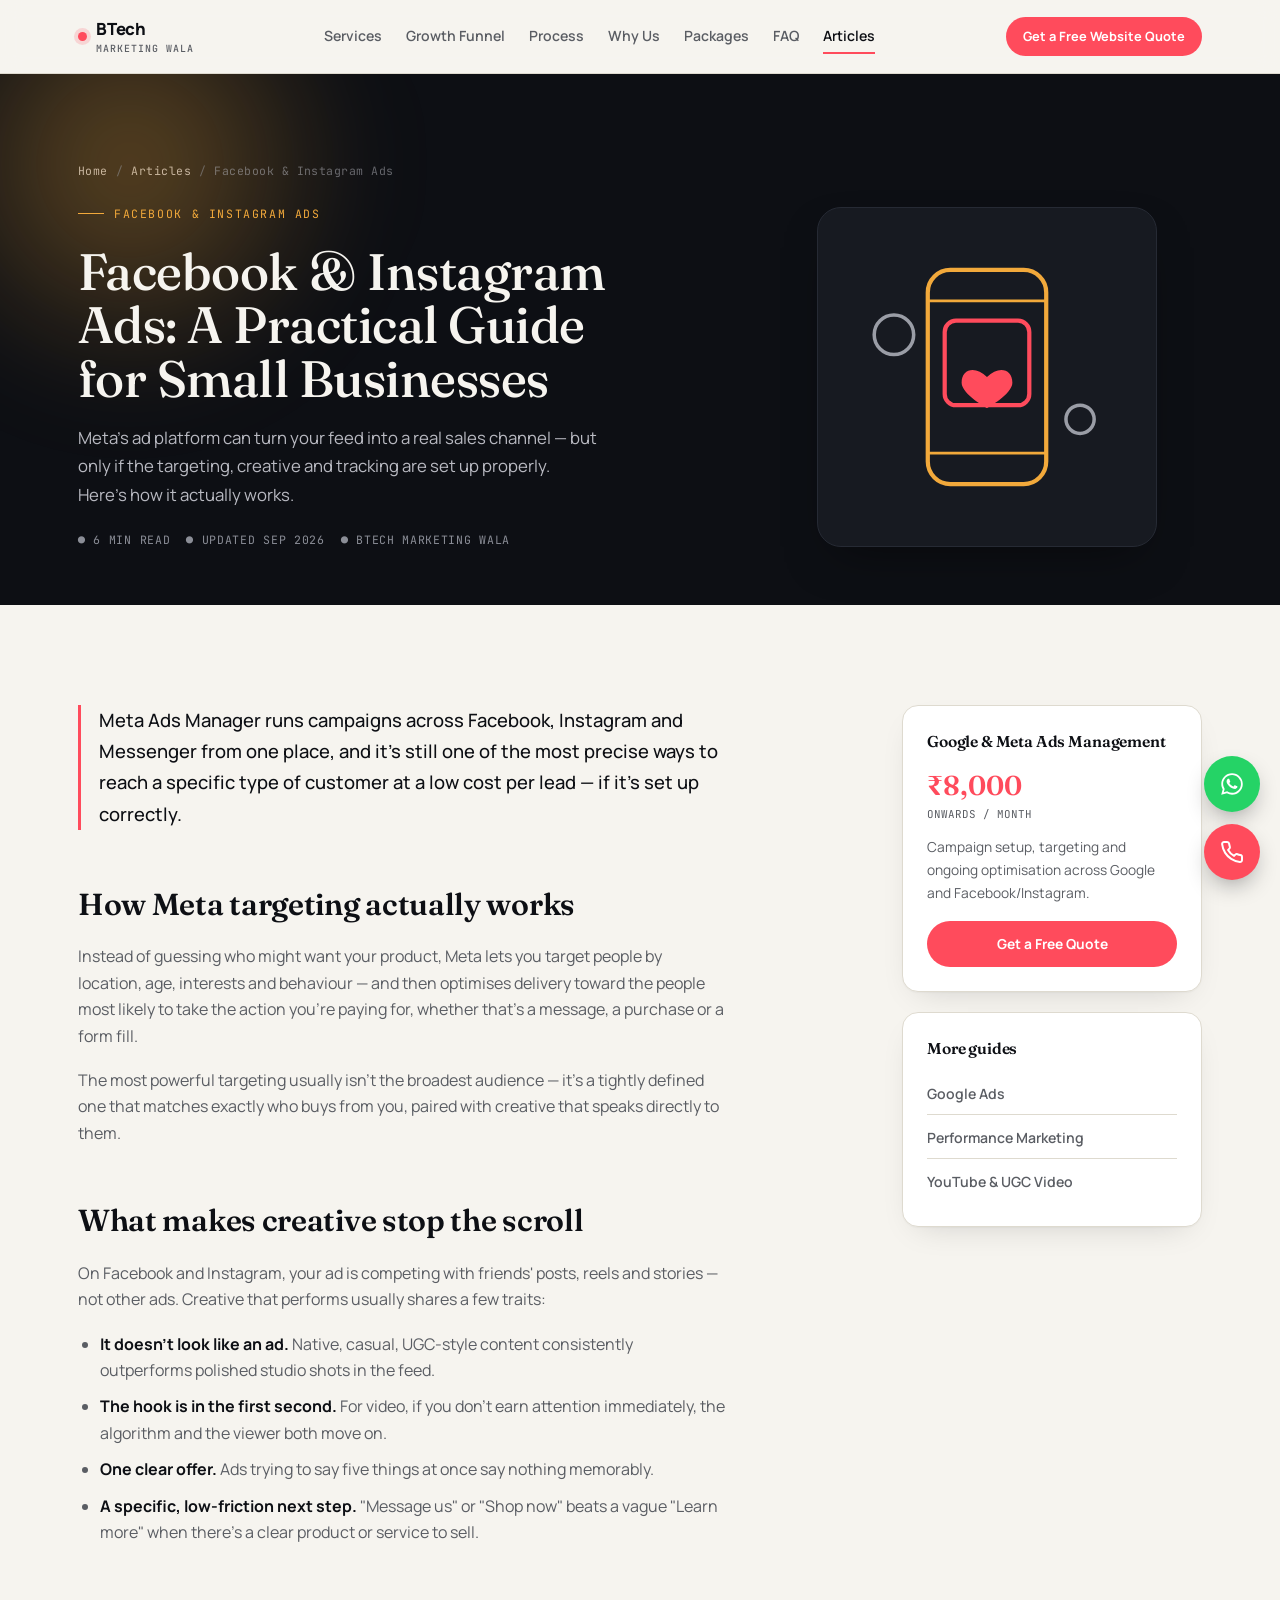
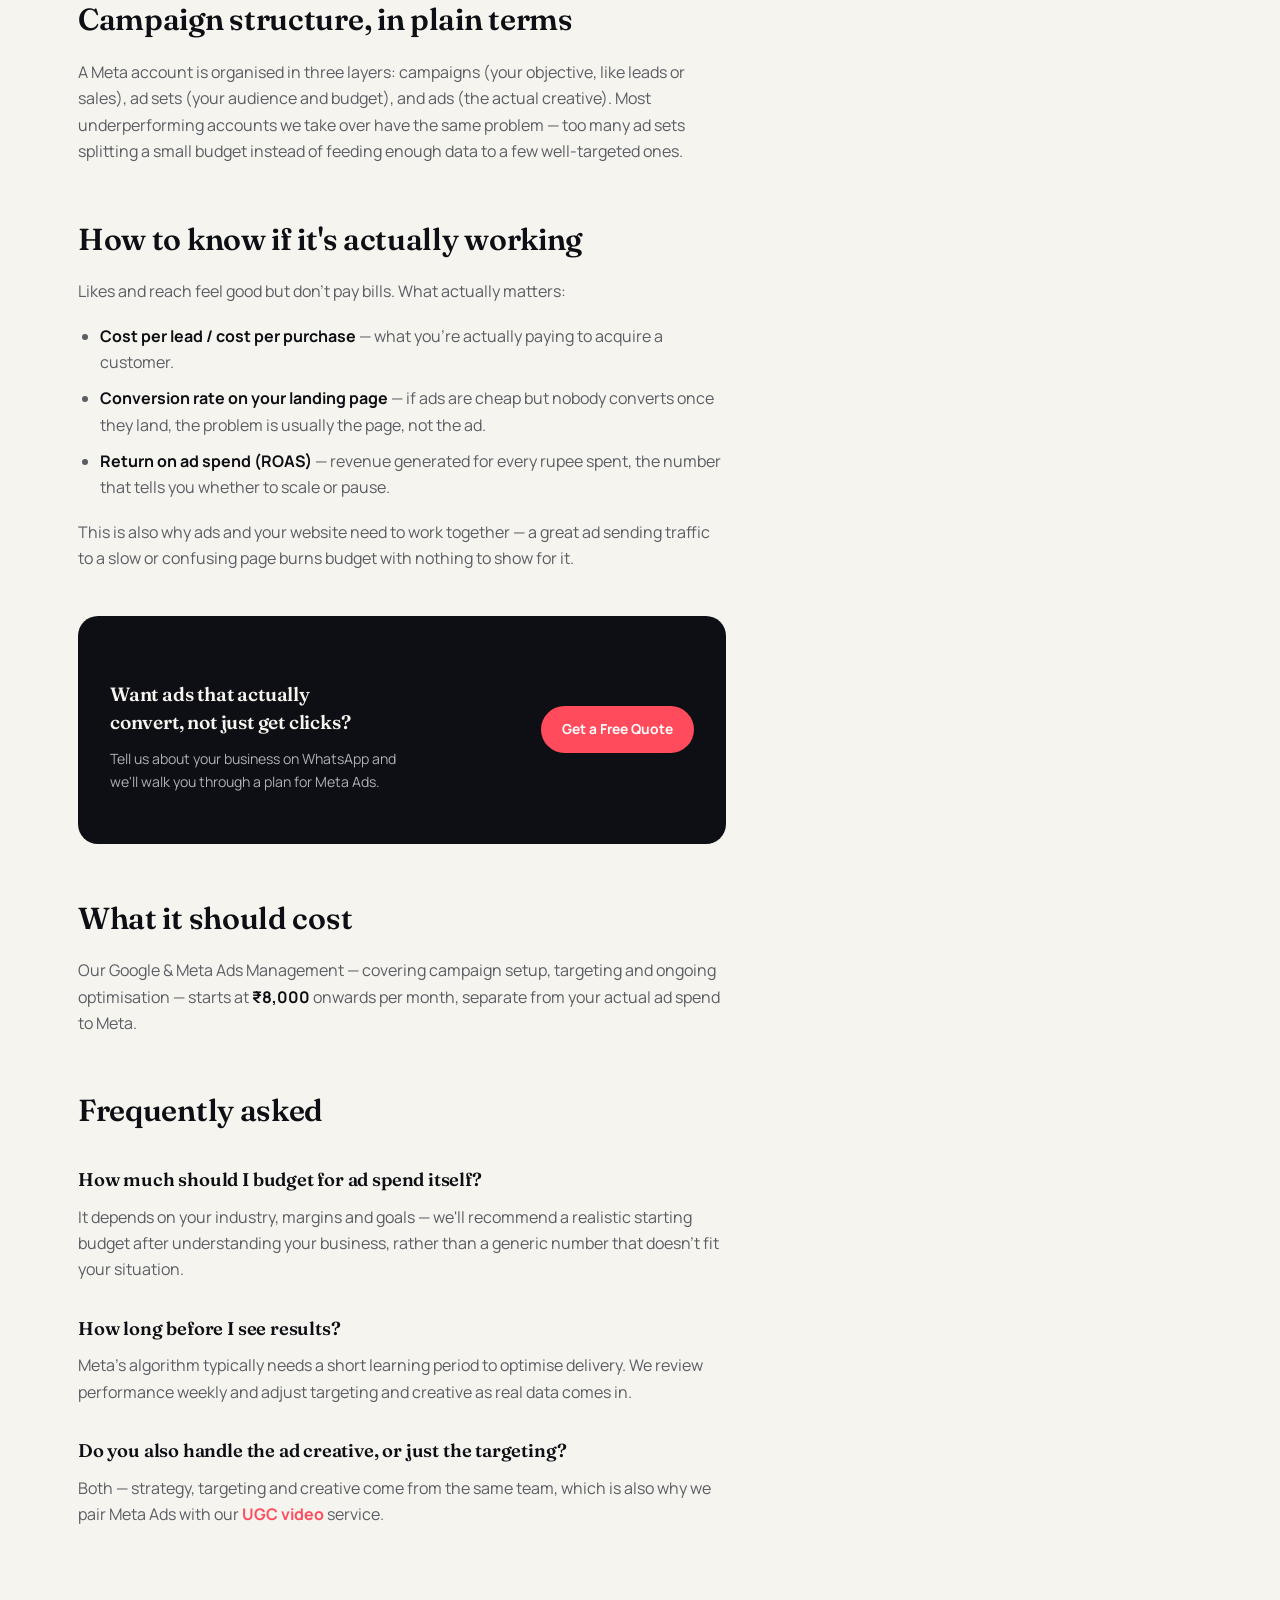
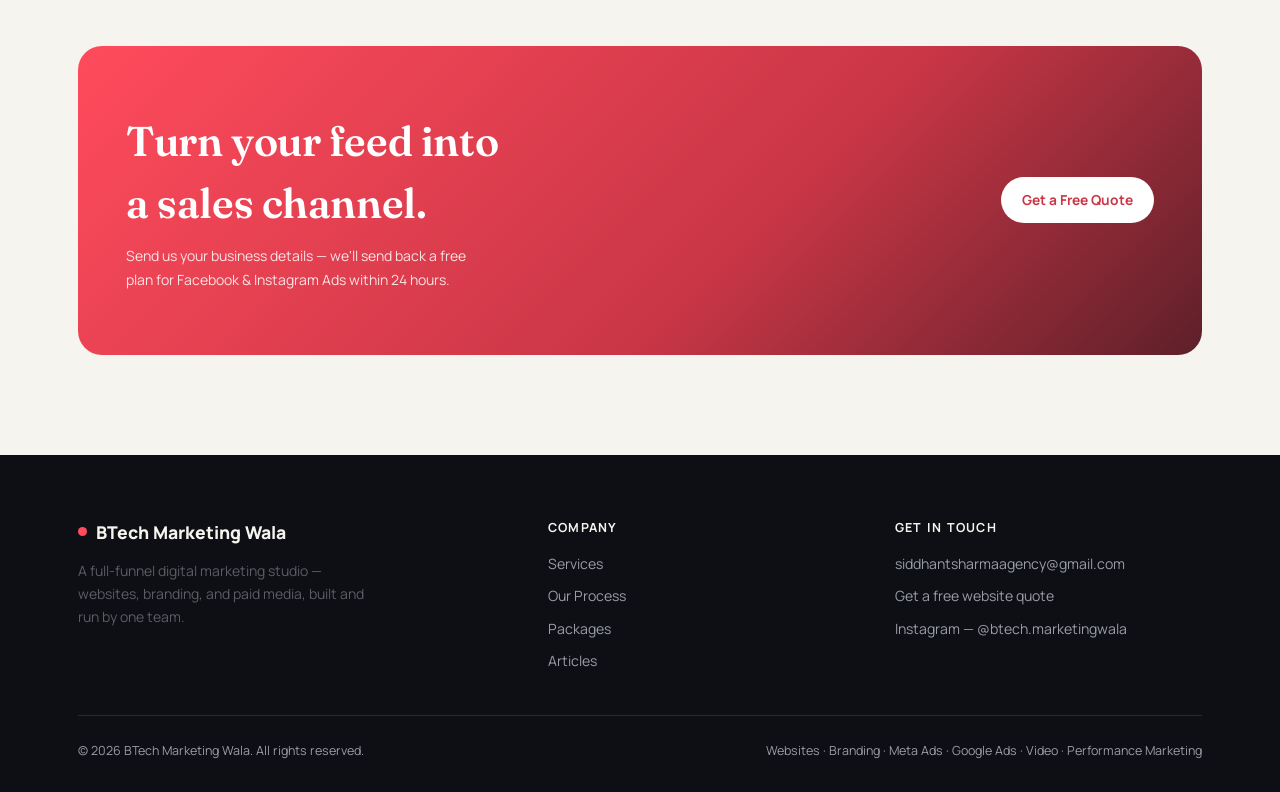
<file: articles/facebook-instagram-ads.html>
<!DOCTYPE html>
<html lang="en-IN">
<head>
<meta charset="utf-8">
<meta name="viewport" content="width=device-width, initial-scale=1">
<title>Facebook &amp; Instagram Ads: A Practical Guide for Small Businesses | BTech Marketing Wala</title>
<meta name="description" content="How Facebook and Instagram ads actually work, what makes creative stop the scroll, and how to know if a campaign is working. A practical guide for small business owners.">
<meta name="robots" content="index, follow, max-image-preview:large">
<link rel="canonical" href="https://btechmarketingwala.in/articles/facebook-instagram-ads.html">
<meta name="theme-color" content="#0D0F14">
<meta name="author" content="BTech Marketing Wala">
<link rel="icon" type="image/svg+xml" href="data:image/svg+xml,%3Csvg xmlns='http://www.w3.org/2000/svg' viewBox='0 0 32 32'%3E%3Crect width='32' height='32' rx='7' fill='%230D0F14'/%3E%3Ccircle cx='16' cy='16' r='7' fill='%23FF4B5C'/%3E%3C/svg%3E">

<meta property="og:site_name" content="BTech Marketing Wala">
<meta property="og:title" content="Facebook & Instagram Ads: A Practical Guide for Small Businesses">
<meta property="og:description" content="How Facebook and Instagram ads actually work, what makes creative stop the scroll, and how to know if a campaign is working.">
<meta property="og:type" content="article">
<meta property="og:url" content="https://btechmarketingwala.in/articles/facebook-instagram-ads.html">
<meta property="og:locale" content="en_IN">
<meta property="og:image" content="https://btechmarketingwala.in/assets/og-image.png">

<meta name="twitter:card" content="summary_large_image">
<meta name="twitter:title" content="Facebook & Instagram Ads: A Practical Guide for Small Businesses">
<meta name="twitter:description" content="What makes creative stop the scroll, and how to know if a campaign is working.">
<meta name="twitter:image" content="https://btechmarketingwala.in/assets/og-image.png">

<link rel="preconnect" href="https://fonts.googleapis.com">
<link rel="preconnect" href="https://fonts.gstatic.com" crossorigin>
<link rel="stylesheet" href="https://fonts.googleapis.com/css2?family=Fraunces:ital,opsz,wght@0,9..144,300..900;1,9..144,300..900&family=Manrope:wght@400;500;600;700;800&family=JetBrains+Mono:wght@400;500;600&display=swap">
<link rel="stylesheet" href="../assets/style.css">

<script type="application/ld+json">
{
  "@context": "https://schema.org",
  "@type": "Article",
  "headline": "Facebook & Instagram Ads: A Practical Guide for Small Businesses",
  "description": "How Facebook and Instagram ads actually work, what makes creative stop the scroll, and how to know if a campaign is working. A practical guide for small business owners.",
  "author": { "@type": "Organization", "name": "BTech Marketing Wala", "url": "https://btechmarketingwala.in/" },
  "publisher": { "@type": "Organization", "name": "BTech Marketing Wala", "url": "https://btechmarketingwala.in/" },
  "mainEntityOfPage": "https://btechmarketingwala.in/articles/facebook-instagram-ads.html",
  "datePublished": "2026-09-19",
  "dateModified": "2026-09-19"
}
</script>
</head>
<body>

<header class="nav">
  <div class="nav-inner">
    <a class="logo" href="../index.html#top">
      <span class="dot"></span>
      <span>BTech<small>MARKETING WALA</small></span>
    </a>
    <nav class="links">
      <a href="../index.html#services">Services</a>
      <a href="../index.html#funnel">Growth Funnel</a>
      <a href="../index.html#process">Process</a>
      <a href="../index.html#why">Why Us</a>
      <a href="../index.html#packages">Packages</a>
      <a href="../index.html#faq">FAQ</a>
      <a href="index.html" class="active">Articles</a>
    </nav>
    <a class="btn btn-primary btn-sm" href="https://wa.me/917291004406?text=Hi%2C%20I%27d%20like%20a%20free%20website%20quote" target="_blank" rel="noopener">Get a Free Website Quote</a>
    <button class="nav-toggle" id="navToggle" aria-label="Open menu" aria-expanded="false" aria-controls="mobileMenu">
      <span></span><span></span><span></span>
    </button>
  </div>
  <nav class="mobile-menu" id="mobileMenu">
    <a class="btn btn-primary" href="https://wa.me/917291004406?text=Hi%2C%20I%27d%20like%20a%20free%20website%20quote" target="_blank" rel="noopener">Get a Free Website Quote</a>
    <a href="../index.html#services">Services</a>
    <a href="../index.html#funnel">Growth Funnel</a>
    <a href="../index.html#process">Process</a>
    <a href="../index.html#why">Why Us</a>
    <a href="../index.html#packages">Packages</a>
    <a href="../index.html#faq">FAQ</a>
    <a href="index.html">Articles</a>
  </nav>
</header>

<main>
  <section class="hero article-hero">
    <div class="wrap">
      <div class="breadcrumb">
        <a href="../index.html#top">Home</a><span>/</span><a href="index.html">Articles</a><span>/</span>
        <span style="color:#B9BAC2;">Facebook &amp; Instagram Ads</span>
      </div>
      <div class="article-hero-grid">
        <div>
          <div class="hero-eyebrow">Facebook &amp; Instagram Ads</div>
          <h1>Facebook &amp; Instagram Ads: A Practical Guide for Small Businesses</h1>
          <p class="article-dek">Meta's ad platform can turn your feed into a real sales channel &mdash; but only if the targeting, creative and tracking are set up properly. Here's how it actually works.</p>
          <div class="article-meta">
            <span>&#9679; 6 min read</span>
            <span>&#9679; Updated Sep 2026</span>
            <span>&#9679; BTech Marketing Wala</span>
          </div>
        </div>
        <div class="article-illus" aria-hidden="true">
          <svg viewBox="0 0 200 200" fill="none" xmlns="http://www.w3.org/2000/svg">
            <rect x="58" y="24" width="84" height="152" rx="16" stroke="#F2A93B" stroke-width="3"/>
            <line x1="58" y1="46" x2="142" y2="46" stroke="#F2A93B" stroke-width="2"/>
            <line x1="58" y1="154" x2="142" y2="154" stroke="#F2A93B" stroke-width="2"/>
            <rect x="70" y="60" width="60" height="60" rx="8" stroke="#FF4B5C" stroke-width="3"/>
            <path d="M100 100c-8-8-18-6-18 4 0 8 18 18 18 18s18-10 18-18c0-10-10-12-18-4z" fill="#FF4B5C"/>
            <circle cx="34" cy="70" r="14" stroke="#9A9DA6" stroke-width="2.5"/>
            <circle cx="166" cy="130" r="10" stroke="#9A9DA6" stroke-width="2.5"/>
            <path d="M28 64 l12 12M40 64 l-12 12" stroke="#9A9DA6" stroke-width="1.5" opacity="0"/>
          </svg>
        </div>
      </div>
    </div>
  </section>

  <section class="sec-pad">
    <div class="wrap">
      <div class="article-layout">
        <div class="prose">
          <p class="lede">Meta Ads Manager runs campaigns across Facebook, Instagram and Messenger from one place, and it's still one of the most precise ways to reach a specific type of customer at a low cost per lead &mdash; if it's set up correctly.</p>

          <h2>How Meta targeting actually works</h2>
          <p>Instead of guessing who might want your product, Meta lets you target people by location, age, interests and behaviour &mdash; and then optimises delivery toward the people most likely to take the action you're paying for, whether that's a message, a purchase or a form fill.</p>
          <p>The most powerful targeting usually isn't the broadest audience &mdash; it's a tightly defined one that matches exactly who buys from you, paired with creative that speaks directly to them.</p>

          <h2>What makes creative stop the scroll</h2>
          <p>On Facebook and Instagram, your ad is competing with friends' posts, reels and stories &mdash; not other ads. Creative that performs usually shares a few traits:</p>
          <ul>
            <li><strong>It doesn't look like an ad.</strong> Native, casual, UGC-style content consistently outperforms polished studio shots in the feed.</li>
            <li><strong>The hook is in the first second.</strong> For video, if you don't earn attention immediately, the algorithm and the viewer both move on.</li>
            <li><strong>One clear offer.</strong> Ads trying to say five things at once say nothing memorably.</li>
            <li><strong>A specific, low-friction next step.</strong> "Message us" or "Shop now" beats a vague "Learn more" when there's a clear product or service to sell.</li>
          </ul>

          <h2>Campaign structure, in plain terms</h2>
          <p>A Meta account is organised in three layers: campaigns (your objective, like leads or sales), ad sets (your audience and budget), and ads (the actual creative). Most underperforming accounts we take over have the same problem &mdash; too many ad sets splitting a small budget instead of feeding enough data to a few well-targeted ones.</p>

          <h2>How to know if it's actually working</h2>
          <p>Likes and reach feel good but don't pay bills. What actually matters:</p>
          <ul>
            <li><strong>Cost per lead / cost per purchase</strong> &mdash; what you're actually paying to acquire a customer.</li>
            <li><strong>Conversion rate on your landing page</strong> &mdash; if ads are cheap but nobody converts once they land, the problem is usually the page, not the ad.</li>
            <li><strong>Return on ad spend (ROAS)</strong> &mdash; revenue generated for every rupee spent, the number that tells you whether to scale or pause.</li>
          </ul>
          <p>This is also why ads and your website need to work together &mdash; a great ad sending traffic to a slow or confusing page burns budget with nothing to show for it.</p>

          <div class="article-cta-inline reveal-up">
            <div>
              <h3>Want ads that actually convert, not just get clicks?</h3>
              <p>Tell us about your business on WhatsApp and we'll walk you through a plan for Meta Ads.</p>
            </div>
            <a class="btn btn-primary" href="https://wa.me/917291004406?text=Hi%2C%20I%27d%20like%20a%20quote%20for%20Facebook%20%26%20Instagram%20Ads" target="_blank" rel="noopener">Get a Free Quote</a>
          </div>

          <h2>What it should cost</h2>
          <p>Our Google &amp; Meta Ads Management &mdash; covering campaign setup, targeting and ongoing optimisation &mdash; starts at <strong>&#8377;8,000</strong> onwards per month, separate from your actual ad spend to Meta.</p>

          <h2>Frequently asked</h2>
          <h3>How much should I budget for ad spend itself?</h3>
          <p>It depends on your industry, margins and goals &mdash; we'll recommend a realistic starting budget after understanding your business, rather than a generic number that doesn't fit your situation.</p>
          <h3>How long before I see results?</h3>
          <p>Meta's algorithm typically needs a short learning period to optimise delivery. We review performance weekly and adjust targeting and creative as real data comes in.</p>
          <h3>Do you also handle the ad creative, or just the targeting?</h3>
          <p>Both &mdash; strategy, targeting and creative come from the same team, which is also why we pair Meta Ads with our <a href="youtube-ugc-video.html" style="color:var(--accent); font-weight:700;">UGC video</a> service.</p>
        </div>

        <aside class="article-side">
          <div class="side-card reveal-up">
            <h4>Google &amp; Meta Ads Management</h4>
            <div class="amt mono">&#8377;8,000</div>
            <div class="unit">onwards / month</div>
            <p style="margin-top:14px;">Campaign setup, targeting and ongoing optimisation across Google and Facebook/Instagram.</p>
            <a class="btn btn-primary" style="width:100%; justify-content:center;" href="https://wa.me/917291004406?text=Hi%2C%20I%27d%20like%20a%20quote%20for%20Facebook%20%26%20Instagram%20Ads" target="_blank" rel="noopener">Get a Free Quote</a>
          </div>
          <div class="side-card reveal-up">
            <h4>More guides</h4>
            <div class="side-links">
              <a href="google-ads.html">Google Ads</a>
              <a href="performance-marketing.html">Performance Marketing</a>
              <a href="youtube-ugc-video.html">YouTube &amp; UGC Video</a>
            </div>
          </div>
        </aside>
      </div>
    </div>
  </section>

  <section class="sec-pad" style="padding-top:0;">
    <div class="wrap">
      <div class="cta-banner reveal-up">
        <div>
          <h2>Turn your feed into a sales channel.</h2>
          <p>Send us your business details &mdash; we'll send back a free plan for Facebook &amp; Instagram Ads within 24 hours.</p>
        </div>
        <a class="btn btn-primary" href="https://wa.me/917291004406?text=Hi%2C%20I%27d%20like%20a%20quote%20for%20Facebook%20%26%20Instagram%20Ads" target="_blank" rel="noopener">Get a Free Quote</a>
      </div>
    </div>
  </section>
</main>

<div class="float-contact">
  <a class="float-btn whatsapp" href="https://wa.me/917291004406?text=Hi%2C%20I%27d%20like%20a%20free%20website%20quote" target="_blank" rel="noopener" aria-label="Chat with us on WhatsApp">
    <svg width="26" height="26" viewBox="0 0 24 24" fill="currentColor" aria-hidden="true" focusable="false"><path d="M12.04 2C6.58 2 2.13 6.45 2.13 11.91c0 1.75.46 3.45 1.32 4.95L2.05 22l5.25-1.38a9.9 9.9 0 0 0 4.74 1.21h.01c5.46 0 9.9-4.45 9.9-9.91C21.95 6.45 17.5 2 12.04 2zm0 18.06h-.01a8.2 8.2 0 0 1-4.18-1.14l-.3-.18-3.12.82.83-3.04-.2-.31a8.16 8.16 0 0 1-1.26-4.3c0-4.52 3.68-8.2 8.24-8.2 2.2 0 4.27.86 5.83 2.42a8.15 8.15 0 0 1 2.41 5.79c0 4.52-3.68 8.14-8.24 8.14zm4.52-6.14c-.25-.12-1.46-.72-1.69-.8-.23-.08-.39-.12-.56.12-.17.25-.64.8-.78.96-.14.17-.29.19-.53.06-.25-.12-1.05-.39-2-1.23-.74-.66-1.24-1.47-1.39-1.72-.14-.25-.02-.38.11-.51.11-.11.25-.29.37-.43.12-.14.16-.25.25-.41.08-.17.04-.31-.02-.43-.06-.12-.56-1.35-.77-1.85-.2-.48-.41-.42-.56-.42h-.48c-.17 0-.43.06-.66.31-.23.25-.86.84-.86 2.05 0 1.21.88 2.38 1 2.54.12.17 1.74 2.66 4.22 3.73.59.25 1.05.4 1.41.52.59.19 1.13.16 1.55.1.47-.07 1.46-.6 1.67-1.17.2-.58.2-1.08.14-1.18-.06-.11-.23-.17-.48-.29z"/></svg>
  </a>
  <a class="float-btn call" href="tel:+917291004406" aria-label="Call us">
    <svg width="24" height="24" viewBox="0 0 24 24" fill="none" stroke="currentColor" stroke-width="2" stroke-linecap="round" stroke-linejoin="round" aria-hidden="true" focusable="false"><path d="M22 16.92v3a2 2 0 0 1-2.18 2 19.79 19.79 0 0 1-8.63-3.07 19.5 19.5 0 0 1-6-6 19.79 19.79 0 0 1-3.07-8.67A2 2 0 0 1 4.11 2h3a2 2 0 0 1 2 1.72c.127.96.361 1.903.7 2.81a2 2 0 0 1-.45 2.11L8.09 9.91a16 16 0 0 0 6 6l1.27-1.27a2 2 0 0 1 2.11-.45c.907.339 1.85.573 2.81.7A2 2 0 0 1 22 16.92z"/></svg>
  </a>
</div>

<footer>
  <div class="wrap">
    <div class="foot-grid">
      <div>
        <div class="foot-logo"><span class="dot" style="width:9px;height:9px;border-radius:50%;background:var(--coral);display:inline-block;"></span> BTech Marketing Wala</div>
        <p style="max-width:34ch;">A full-funnel digital marketing studio &mdash; websites, branding, and paid media, built and run by one team.</p>
      </div>
      <div>
        <h4>Company</h4>
        <div class="flinks">
          <a href="../index.html#services">Services</a>
          <a href="../index.html#process">Our Process</a>
          <a href="../index.html#packages">Packages</a>
          <a href="index.html">Articles</a>
        </div>
      </div>
      <div>
        <h4>Get in touch</h4>
        <div class="flinks">
          <a href="mailto:siddhantsharmaagency@gmail.com">siddhantsharmaagency@gmail.com</a>
          <a href="https://wa.me/917291004406?text=Hi%2C%20I%27d%20like%20a%20free%20website%20quote" target="_blank" rel="noopener">Get a free website quote</a>
          <a href="https://www.instagram.com/btech.marketingwala/" target="_blank" rel="noopener">Instagram &mdash; @btech.marketingwala</a>
        </div>
      </div>
    </div>
    <div class="foot-bottom">
      <span>&copy; <span id="yr"></span> BTech Marketing Wala. All rights reserved.</span>
      <span>Websites &middot; Branding &middot; Meta Ads &middot; Google Ads &middot; Video &middot; Performance Marketing</span>
    </div>
  </div>
</footer>

<script src="../assets/site.js"></script>
</body>
</html>
</file>
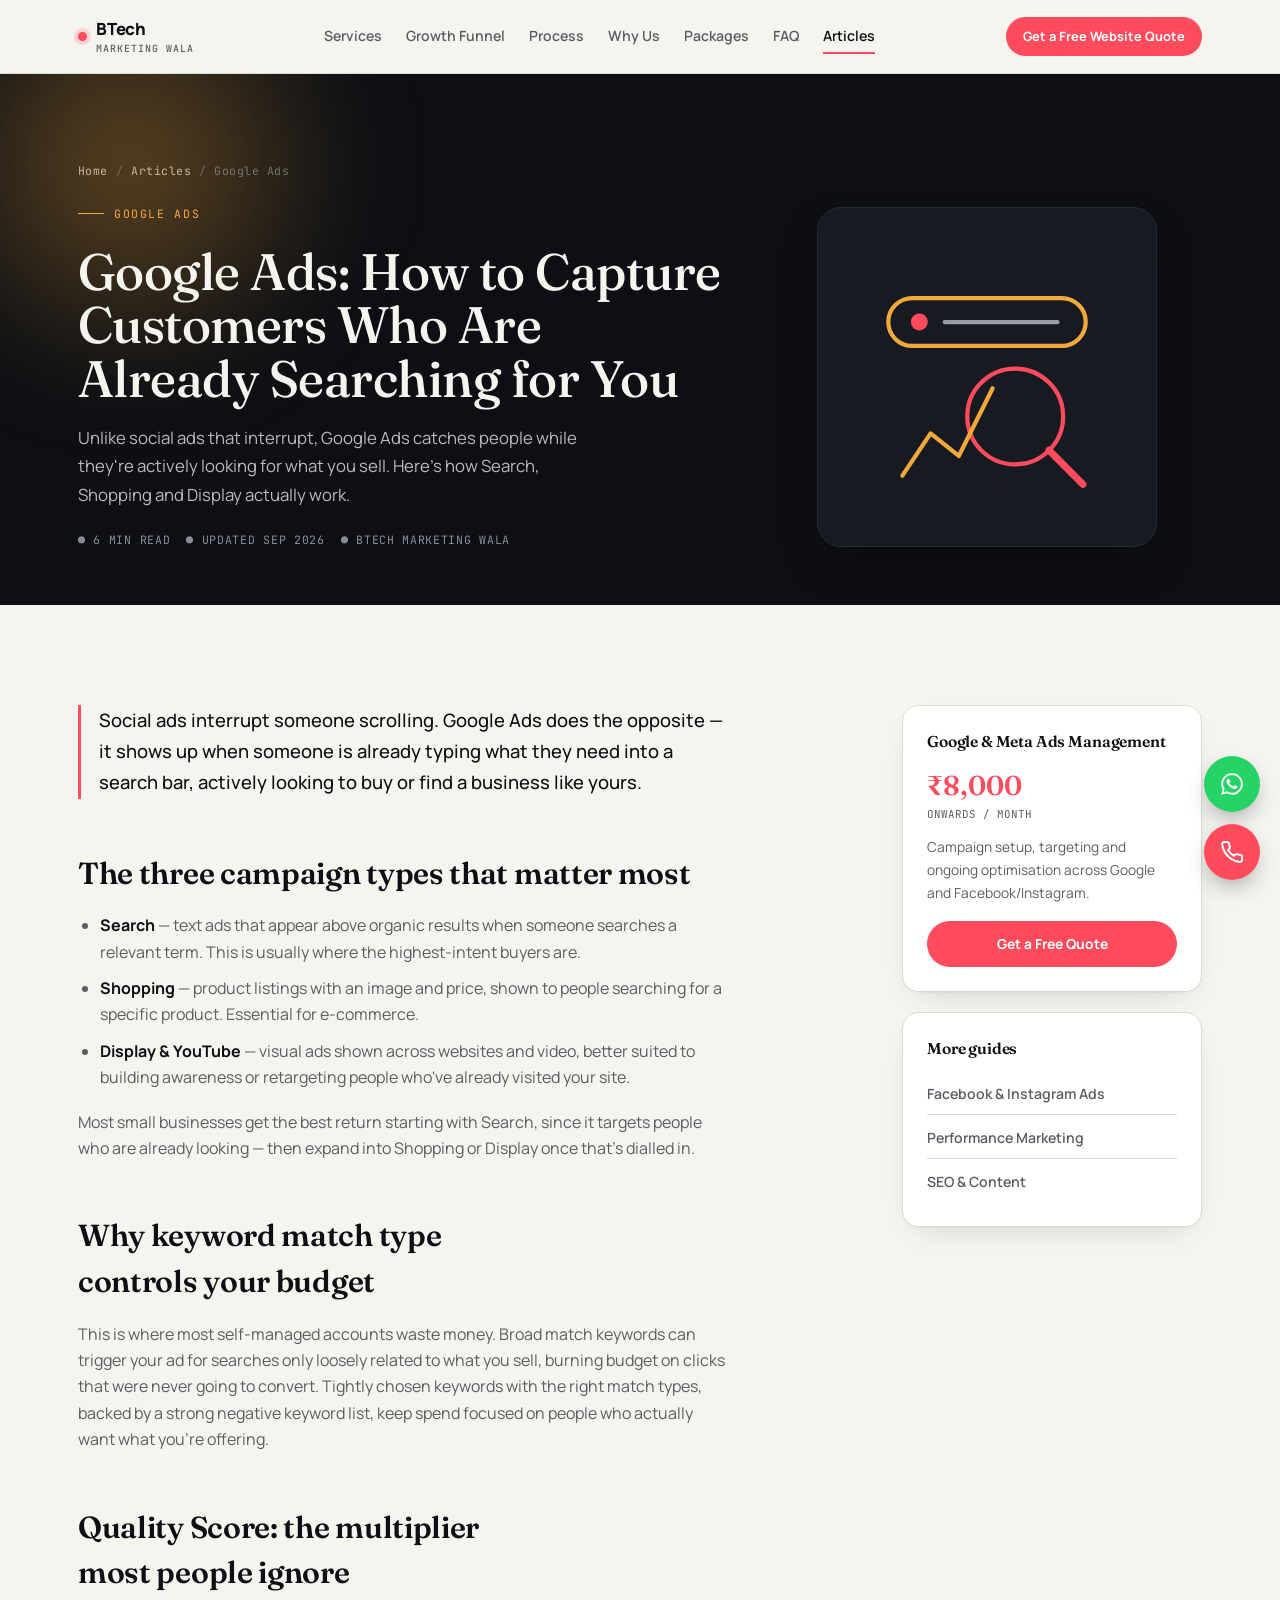
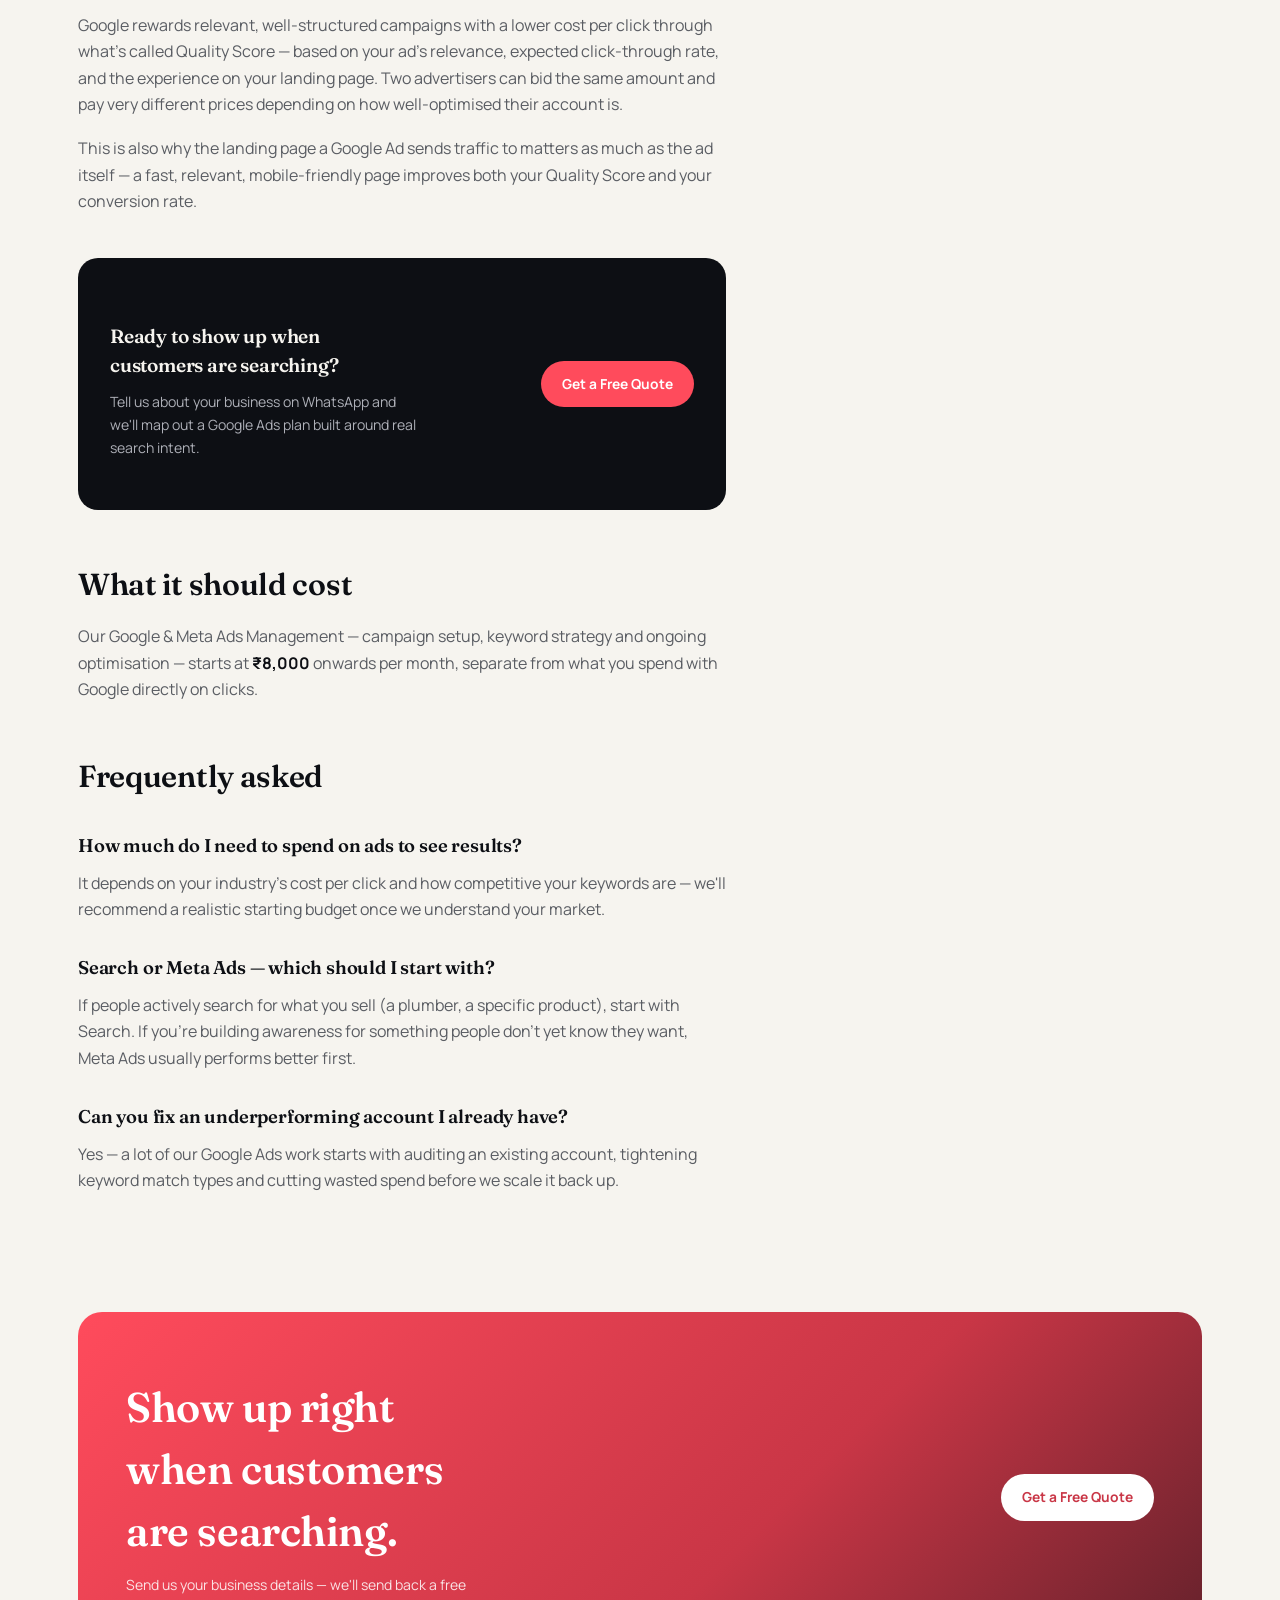
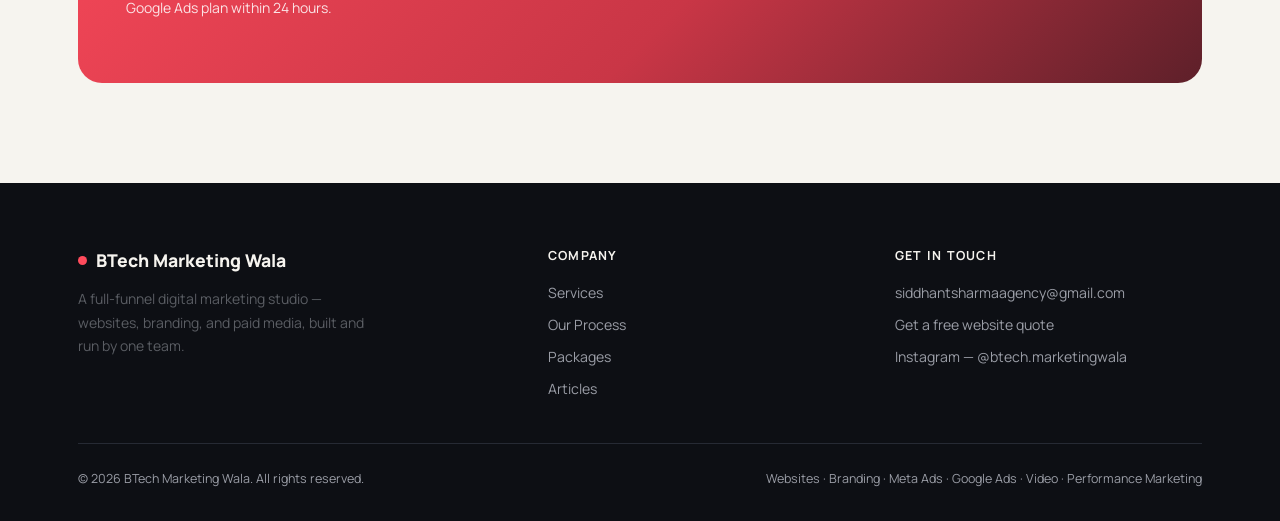
<file: articles/google-ads.html>
<!DOCTYPE html>
<html lang="en-IN">
<head>
<meta charset="utf-8">
<meta name="viewport" content="width=device-width, initial-scale=1">
<title>Google Ads: How to Capture Customers Already Searching for You | BTech Marketing Wala</title>
<meta name="description" content="Google Ads catches buyers at the exact moment they're searching. Here's how Search, Shopping and Display campaigns work, and how to avoid wasting budget on the wrong clicks.">
<meta name="robots" content="index, follow, max-image-preview:large">
<link rel="canonical" href="https://btechmarketingwala.in/articles/google-ads.html">
<meta name="theme-color" content="#0D0F14">
<meta name="author" content="BTech Marketing Wala">
<link rel="icon" type="image/svg+xml" href="data:image/svg+xml,%3Csvg xmlns='http://www.w3.org/2000/svg' viewBox='0 0 32 32'%3E%3Crect width='32' height='32' rx='7' fill='%230D0F14'/%3E%3Ccircle cx='16' cy='16' r='7' fill='%23FF4B5C'/%3E%3C/svg%3E">

<meta property="og:site_name" content="BTech Marketing Wala">
<meta property="og:title" content="Google Ads: How to Capture Customers Already Searching for You">
<meta property="og:description" content="How Search, Shopping and Display campaigns work, and how to avoid wasting budget on the wrong clicks.">
<meta property="og:type" content="article">
<meta property="og:url" content="https://btechmarketingwala.in/articles/google-ads.html">
<meta property="og:locale" content="en_IN">
<meta property="og:image" content="https://btechmarketingwala.in/assets/og-image.png">

<meta name="twitter:card" content="summary_large_image">
<meta name="twitter:title" content="Google Ads: How to Capture Customers Already Searching for You">
<meta name="twitter:description" content="How to avoid wasting budget on the wrong clicks and catch buyers at the right moment.">
<meta name="twitter:image" content="https://btechmarketingwala.in/assets/og-image.png">

<link rel="preconnect" href="https://fonts.googleapis.com">
<link rel="preconnect" href="https://fonts.gstatic.com" crossorigin>
<link rel="stylesheet" href="https://fonts.googleapis.com/css2?family=Fraunces:ital,opsz,wght@0,9..144,300..900;1,9..144,300..900&family=Manrope:wght@400;500;600;700;800&family=JetBrains+Mono:wght@400;500;600&display=swap">
<link rel="stylesheet" href="../assets/style.css">

<script type="application/ld+json">
{
  "@context": "https://schema.org",
  "@type": "Article",
  "headline": "Google Ads: How to Capture Customers Already Searching for You",
  "description": "Google Ads catches buyers at the exact moment they're searching. Here's how Search, Shopping and Display campaigns work, and how to avoid wasting budget on the wrong clicks.",
  "author": { "@type": "Organization", "name": "BTech Marketing Wala", "url": "https://btechmarketingwala.in/" },
  "publisher": { "@type": "Organization", "name": "BTech Marketing Wala", "url": "https://btechmarketingwala.in/" },
  "mainEntityOfPage": "https://btechmarketingwala.in/articles/google-ads.html",
  "datePublished": "2026-09-19",
  "dateModified": "2026-09-19"
}
</script>
</head>
<body>

<header class="nav">
  <div class="nav-inner">
    <a class="logo" href="../index.html#top">
      <span class="dot"></span>
      <span>BTech<small>MARKETING WALA</small></span>
    </a>
    <nav class="links">
      <a href="../index.html#services">Services</a>
      <a href="../index.html#funnel">Growth Funnel</a>
      <a href="../index.html#process">Process</a>
      <a href="../index.html#why">Why Us</a>
      <a href="../index.html#packages">Packages</a>
      <a href="../index.html#faq">FAQ</a>
      <a href="index.html" class="active">Articles</a>
    </nav>
    <a class="btn btn-primary btn-sm" href="https://wa.me/917291004406?text=Hi%2C%20I%27d%20like%20a%20free%20website%20quote" target="_blank" rel="noopener">Get a Free Website Quote</a>
    <button class="nav-toggle" id="navToggle" aria-label="Open menu" aria-expanded="false" aria-controls="mobileMenu">
      <span></span><span></span><span></span>
    </button>
  </div>
  <nav class="mobile-menu" id="mobileMenu">
    <a class="btn btn-primary" href="https://wa.me/917291004406?text=Hi%2C%20I%27d%20like%20a%20free%20website%20quote" target="_blank" rel="noopener">Get a Free Website Quote</a>
    <a href="../index.html#services">Services</a>
    <a href="../index.html#funnel">Growth Funnel</a>
    <a href="../index.html#process">Process</a>
    <a href="../index.html#why">Why Us</a>
    <a href="../index.html#packages">Packages</a>
    <a href="../index.html#faq">FAQ</a>
    <a href="index.html">Articles</a>
  </nav>
</header>

<main>
  <section class="hero article-hero">
    <div class="wrap">
      <div class="breadcrumb">
        <a href="../index.html#top">Home</a><span>/</span><a href="index.html">Articles</a><span>/</span>
        <span style="color:#B9BAC2;">Google Ads</span>
      </div>
      <div class="article-hero-grid">
        <div>
          <div class="hero-eyebrow">Google Ads</div>
          <h1>Google Ads: How to Capture Customers Who Are Already Searching for You</h1>
          <p class="article-dek">Unlike social ads that interrupt, Google Ads catches people while they're actively looking for what you sell. Here's how Search, Shopping and Display actually work.</p>
          <div class="article-meta">
            <span>&#9679; 6 min read</span>
            <span>&#9679; Updated Sep 2026</span>
            <span>&#9679; BTech Marketing Wala</span>
          </div>
        </div>
        <div class="article-illus" aria-hidden="true">
          <svg viewBox="0 0 200 200" fill="none" xmlns="http://www.w3.org/2000/svg">
            <rect x="30" y="44" width="140" height="34" rx="17" stroke="#F2A93B" stroke-width="3"/>
            <circle cx="52" cy="61" r="6" fill="#FF4B5C"/>
            <line x1="70" y1="61" x2="150" y2="61" stroke="#9A9DA6" stroke-width="3" stroke-linecap="round"/>
            <circle cx="120" cy="128" r="34" stroke="#FF4B5C" stroke-width="3"/>
            <path d="M144 152 L168 176" stroke="#FF4B5C" stroke-width="5" stroke-linecap="round"/>
            <path d="M40 170 L60 140 L80 156 L104 108" stroke="#F2A93B" stroke-width="3" stroke-linecap="round" stroke-linejoin="round"/>
          </svg>
        </div>
      </div>
    </div>
  </section>

  <section class="sec-pad">
    <div class="wrap">
      <div class="article-layout">
        <div class="prose">
          <p class="lede">Social ads interrupt someone scrolling. Google Ads does the opposite &mdash; it shows up when someone is already typing what they need into a search bar, actively looking to buy or find a business like yours.</p>

          <h2>The three campaign types that matter most</h2>
          <ul>
            <li><strong>Search</strong> &mdash; text ads that appear above organic results when someone searches a relevant term. This is usually where the highest-intent buyers are.</li>
            <li><strong>Shopping</strong> &mdash; product listings with an image and price, shown to people searching for a specific product. Essential for e-commerce.</li>
            <li><strong>Display &amp; YouTube</strong> &mdash; visual ads shown across websites and video, better suited to building awareness or retargeting people who've already visited your site.</li>
          </ul>
          <p>Most small businesses get the best return starting with Search, since it targets people who are already looking &mdash; then expand into Shopping or Display once that's dialled in.</p>

          <h2>Why keyword match type controls your budget</h2>
          <p>This is where most self-managed accounts waste money. Broad match keywords can trigger your ad for searches only loosely related to what you sell, burning budget on clicks that were never going to convert. Tightly chosen keywords with the right match types, backed by a strong negative keyword list, keep spend focused on people who actually want what you're offering.</p>

          <h2>Quality Score: the multiplier most people ignore</h2>
          <p>Google rewards relevant, well-structured campaigns with a lower cost per click through what's called Quality Score &mdash; based on your ad's relevance, expected click-through rate, and the experience on your landing page. Two advertisers can bid the same amount and pay very different prices depending on how well-optimised their account is.</p>
          <p>This is also why the landing page a Google Ad sends traffic to matters as much as the ad itself &mdash; a fast, relevant, mobile-friendly page improves both your Quality Score and your conversion rate.</p>

          <div class="article-cta-inline reveal-up">
            <div>
              <h3>Ready to show up when customers are searching?</h3>
              <p>Tell us about your business on WhatsApp and we'll map out a Google Ads plan built around real search intent.</p>
            </div>
            <a class="btn btn-primary" href="https://wa.me/917291004406?text=Hi%2C%20I%27d%20like%20a%20quote%20for%20Google%20Ads" target="_blank" rel="noopener">Get a Free Quote</a>
          </div>

          <h2>What it should cost</h2>
          <p>Our Google &amp; Meta Ads Management &mdash; campaign setup, keyword strategy and ongoing optimisation &mdash; starts at <strong>&#8377;8,000</strong> onwards per month, separate from what you spend with Google directly on clicks.</p>

          <h2>Frequently asked</h2>
          <h3>How much do I need to spend on ads to see results?</h3>
          <p>It depends on your industry's cost per click and how competitive your keywords are &mdash; we'll recommend a realistic starting budget once we understand your market.</p>
          <h3>Search or Meta Ads &mdash; which should I start with?</h3>
          <p>If people actively search for what you sell (a plumber, a specific product), start with Search. If you're building awareness for something people don't yet know they want, Meta Ads usually performs better first.</p>
          <h3>Can you fix an underperforming account I already have?</h3>
          <p>Yes &mdash; a lot of our Google Ads work starts with auditing an existing account, tightening keyword match types and cutting wasted spend before we scale it back up.</p>
        </div>

        <aside class="article-side">
          <div class="side-card reveal-up">
            <h4>Google &amp; Meta Ads Management</h4>
            <div class="amt mono">&#8377;8,000</div>
            <div class="unit">onwards / month</div>
            <p style="margin-top:14px;">Campaign setup, targeting and ongoing optimisation across Google and Facebook/Instagram.</p>
            <a class="btn btn-primary" style="width:100%; justify-content:center;" href="https://wa.me/917291004406?text=Hi%2C%20I%27d%20like%20a%20quote%20for%20Google%20Ads" target="_blank" rel="noopener">Get a Free Quote</a>
          </div>
          <div class="side-card reveal-up">
            <h4>More guides</h4>
            <div class="side-links">
              <a href="facebook-instagram-ads.html">Facebook &amp; Instagram Ads</a>
              <a href="performance-marketing.html">Performance Marketing</a>
              <a href="seo-content.html">SEO &amp; Content</a>
            </div>
          </div>
        </aside>
      </div>
    </div>
  </section>

  <section class="sec-pad" style="padding-top:0;">
    <div class="wrap">
      <div class="cta-banner reveal-up">
        <div>
          <h2>Show up right when customers are searching.</h2>
          <p>Send us your business details &mdash; we'll send back a free Google Ads plan within 24 hours.</p>
        </div>
        <a class="btn btn-primary" href="https://wa.me/917291004406?text=Hi%2C%20I%27d%20like%20a%20quote%20for%20Google%20Ads" target="_blank" rel="noopener">Get a Free Quote</a>
      </div>
    </div>
  </section>
</main>

<div class="float-contact">
  <a class="float-btn whatsapp" href="https://wa.me/917291004406?text=Hi%2C%20I%27d%20like%20a%20free%20website%20quote" target="_blank" rel="noopener" aria-label="Chat with us on WhatsApp">
    <svg width="26" height="26" viewBox="0 0 24 24" fill="currentColor" aria-hidden="true" focusable="false"><path d="M12.04 2C6.58 2 2.13 6.45 2.13 11.91c0 1.75.46 3.45 1.32 4.95L2.05 22l5.25-1.38a9.9 9.9 0 0 0 4.74 1.21h.01c5.46 0 9.9-4.45 9.9-9.91C21.95 6.45 17.5 2 12.04 2zm0 18.06h-.01a8.2 8.2 0 0 1-4.18-1.14l-.3-.18-3.12.82.83-3.04-.2-.31a8.16 8.16 0 0 1-1.26-4.3c0-4.52 3.68-8.2 8.24-8.2 2.2 0 4.27.86 5.83 2.42a8.15 8.15 0 0 1 2.41 5.79c0 4.52-3.68 8.14-8.24 8.14zm4.52-6.14c-.25-.12-1.46-.72-1.69-.8-.23-.08-.39-.12-.56.12-.17.25-.64.8-.78.96-.14.17-.29.19-.53.06-.25-.12-1.05-.39-2-1.23-.74-.66-1.24-1.47-1.39-1.72-.14-.25-.02-.38.11-.51.11-.11.25-.29.37-.43.12-.14.16-.25.25-.41.08-.17.04-.31-.02-.43-.06-.12-.56-1.35-.77-1.85-.2-.48-.41-.42-.56-.42h-.48c-.17 0-.43.06-.66.31-.23.25-.86.84-.86 2.05 0 1.21.88 2.38 1 2.54.12.17 1.74 2.66 4.22 3.73.59.25 1.05.4 1.41.52.59.19 1.13.16 1.55.1.47-.07 1.46-.6 1.67-1.17.2-.58.2-1.08.14-1.18-.06-.11-.23-.17-.48-.29z"/></svg>
  </a>
  <a class="float-btn call" href="tel:+917291004406" aria-label="Call us">
    <svg width="24" height="24" viewBox="0 0 24 24" fill="none" stroke="currentColor" stroke-width="2" stroke-linecap="round" stroke-linejoin="round" aria-hidden="true" focusable="false"><path d="M22 16.92v3a2 2 0 0 1-2.18 2 19.79 19.79 0 0 1-8.63-3.07 19.5 19.5 0 0 1-6-6 19.79 19.79 0 0 1-3.07-8.67A2 2 0 0 1 4.11 2h3a2 2 0 0 1 2 1.72c.127.96.361 1.903.7 2.81a2 2 0 0 1-.45 2.11L8.09 9.91a16 16 0 0 0 6 6l1.27-1.27a2 2 0 0 1 2.11-.45c.907.339 1.85.573 2.81.7A2 2 0 0 1 22 16.92z"/></svg>
  </a>
</div>

<footer>
  <div class="wrap">
    <div class="foot-grid">
      <div>
        <div class="foot-logo"><span class="dot" style="width:9px;height:9px;border-radius:50%;background:var(--coral);display:inline-block;"></span> BTech Marketing Wala</div>
        <p style="max-width:34ch;">A full-funnel digital marketing studio &mdash; websites, branding, and paid media, built and run by one team.</p>
      </div>
      <div>
        <h4>Company</h4>
        <div class="flinks">
          <a href="../index.html#services">Services</a>
          <a href="../index.html#process">Our Process</a>
          <a href="../index.html#packages">Packages</a>
          <a href="index.html">Articles</a>
        </div>
      </div>
      <div>
        <h4>Get in touch</h4>
        <div class="flinks">
          <a href="mailto:siddhantsharmaagency@gmail.com">siddhantsharmaagency@gmail.com</a>
          <a href="https://wa.me/917291004406?text=Hi%2C%20I%27d%20like%20a%20free%20website%20quote" target="_blank" rel="noopener">Get a free website quote</a>
          <a href="https://www.instagram.com/btech.marketingwala/" target="_blank" rel="noopener">Instagram &mdash; @btech.marketingwala</a>
        </div>
      </div>
    </div>
    <div class="foot-bottom">
      <span>&copy; <span id="yr"></span> BTech Marketing Wala. All rights reserved.</span>
      <span>Websites &middot; Branding &middot; Meta Ads &middot; Google Ads &middot; Video &middot; Performance Marketing</span>
    </div>
  </div>
</footer>

<script src="../assets/site.js"></script>
</body>
</html>
</file>
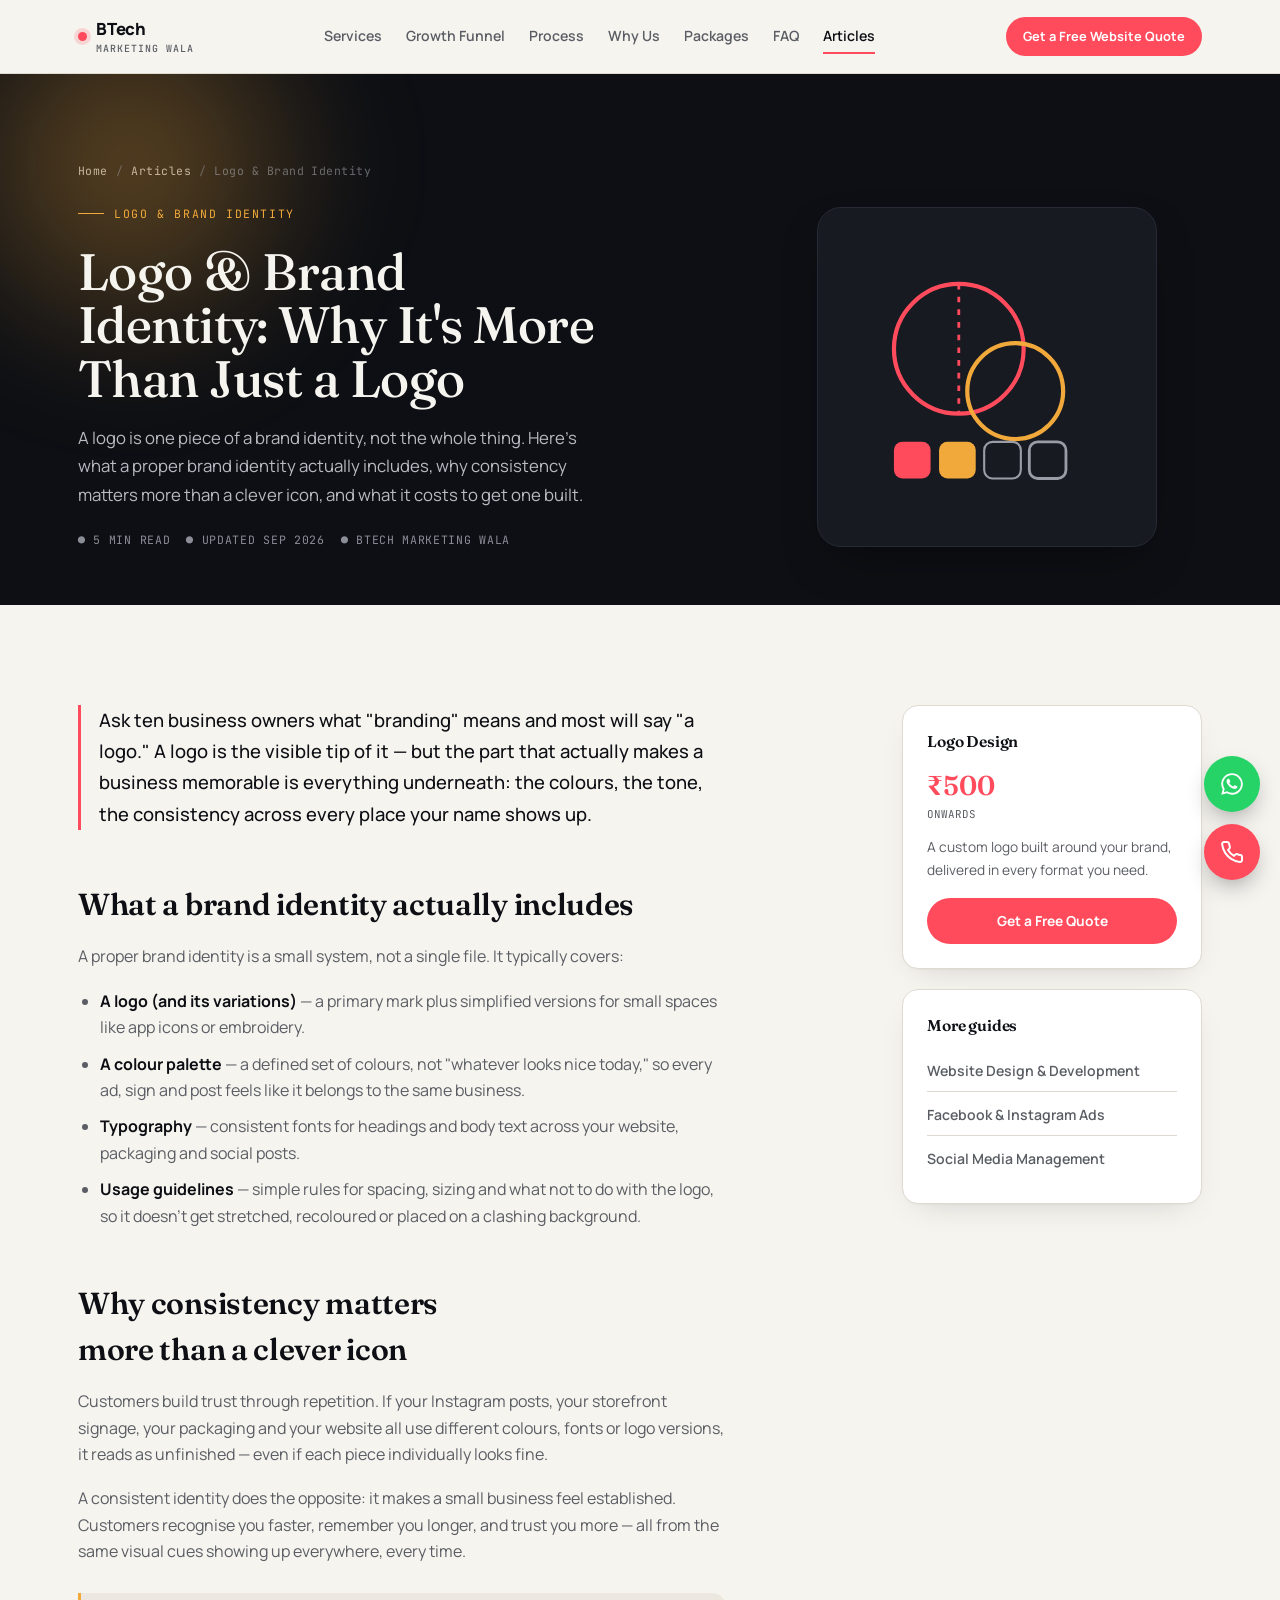
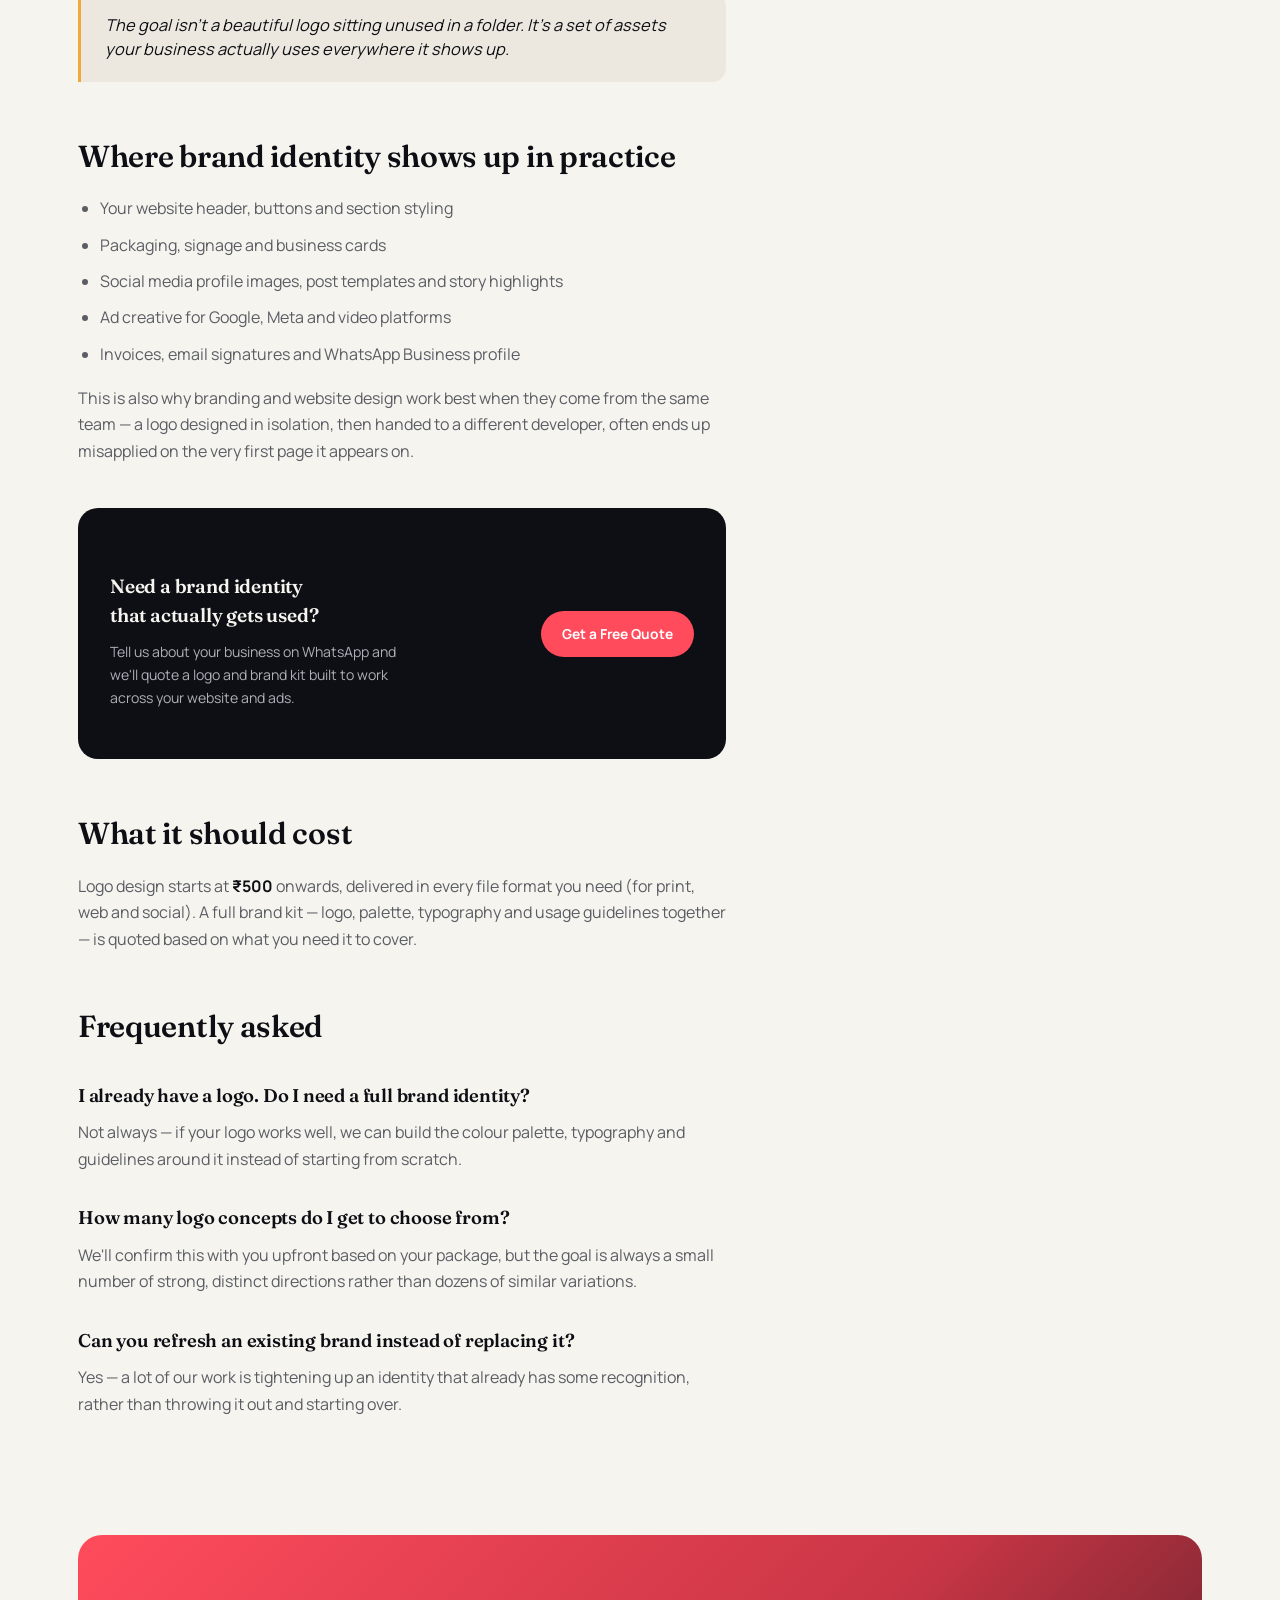
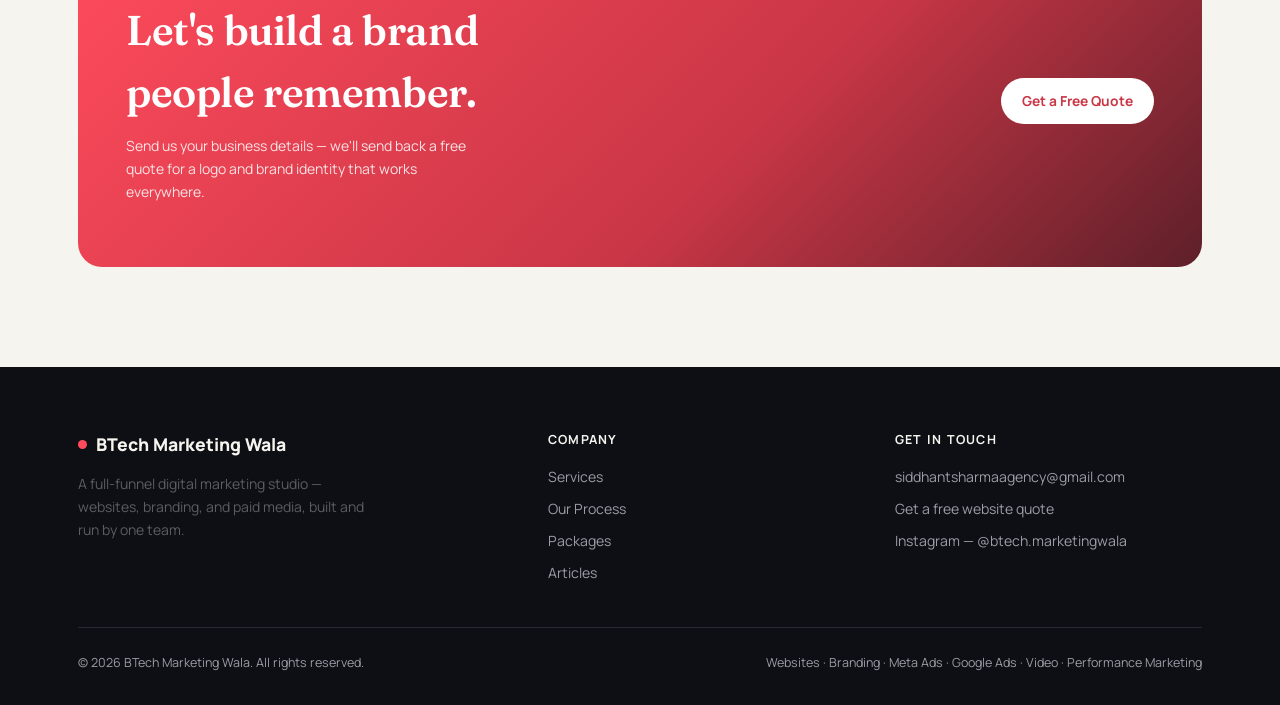
<file: articles/logo-brand-identity.html>
<!DOCTYPE html>
<html lang="en-IN">
<head>
<meta charset="utf-8">
<meta name="viewport" content="width=device-width, initial-scale=1">
<title>Logo &amp; Brand Identity: Why It's More Than Just a Logo | BTech Marketing Wala</title>
<meta name="description" content="A logo is one piece of a brand identity, not the whole thing. Here's what a proper brand identity includes, why consistency matters, and what it costs to get one built.">
<meta name="robots" content="index, follow, max-image-preview:large">
<link rel="canonical" href="https://btechmarketingwala.in/articles/logo-brand-identity.html">
<meta name="theme-color" content="#0D0F14">
<meta name="author" content="BTech Marketing Wala">
<link rel="icon" type="image/svg+xml" href="data:image/svg+xml,%3Csvg xmlns='http://www.w3.org/2000/svg' viewBox='0 0 32 32'%3E%3Crect width='32' height='32' rx='7' fill='%230D0F14'/%3E%3Ccircle cx='16' cy='16' r='7' fill='%23FF4B5C'/%3E%3C/svg%3E">

<meta property="og:site_name" content="BTech Marketing Wala">
<meta property="og:title" content="Logo & Brand Identity: Why It's More Than Just a Logo">
<meta property="og:description" content="A logo is one piece of a brand identity, not the whole thing. Here's what a proper brand identity includes and what it costs to get one built.">
<meta property="og:type" content="article">
<meta property="og:url" content="https://btechmarketingwala.in/articles/logo-brand-identity.html">
<meta property="og:locale" content="en_IN">
<meta property="og:image" content="https://btechmarketingwala.in/assets/og-image.png">

<meta name="twitter:card" content="summary_large_image">
<meta name="twitter:title" content="Logo & Brand Identity: Why It's More Than Just a Logo">
<meta name="twitter:description" content="What a proper brand identity includes, why consistency matters, and what it costs.">
<meta name="twitter:image" content="https://btechmarketingwala.in/assets/og-image.png">

<link rel="preconnect" href="https://fonts.googleapis.com">
<link rel="preconnect" href="https://fonts.gstatic.com" crossorigin>
<link rel="stylesheet" href="https://fonts.googleapis.com/css2?family=Fraunces:ital,opsz,wght@0,9..144,300..900;1,9..144,300..900&family=Manrope:wght@400;500;600;700;800&family=JetBrains+Mono:wght@400;500;600&display=swap">
<link rel="stylesheet" href="../assets/style.css">

<script type="application/ld+json">
{
  "@context": "https://schema.org",
  "@type": "Article",
  "headline": "Logo & Brand Identity: Why It's More Than Just a Logo",
  "description": "A logo is one piece of a brand identity, not the whole thing. Here's what a proper brand identity includes, why consistency matters, and what it costs to get one built.",
  "author": { "@type": "Organization", "name": "BTech Marketing Wala", "url": "https://btechmarketingwala.in/" },
  "publisher": { "@type": "Organization", "name": "BTech Marketing Wala", "url": "https://btechmarketingwala.in/" },
  "mainEntityOfPage": "https://btechmarketingwala.in/articles/logo-brand-identity.html",
  "datePublished": "2026-09-19",
  "dateModified": "2026-09-19"
}
</script>
</head>
<body>

<header class="nav">
  <div class="nav-inner">
    <a class="logo" href="../index.html#top">
      <span class="dot"></span>
      <span>BTech<small>MARKETING WALA</small></span>
    </a>
    <nav class="links">
      <a href="../index.html#services">Services</a>
      <a href="../index.html#funnel">Growth Funnel</a>
      <a href="../index.html#process">Process</a>
      <a href="../index.html#why">Why Us</a>
      <a href="../index.html#packages">Packages</a>
      <a href="../index.html#faq">FAQ</a>
      <a href="index.html" class="active">Articles</a>
    </nav>
    <a class="btn btn-primary btn-sm" href="https://wa.me/917291004406?text=Hi%2C%20I%27d%20like%20a%20free%20website%20quote" target="_blank" rel="noopener">Get a Free Website Quote</a>
    <button class="nav-toggle" id="navToggle" aria-label="Open menu" aria-expanded="false" aria-controls="mobileMenu">
      <span></span><span></span><span></span>
    </button>
  </div>
  <nav class="mobile-menu" id="mobileMenu">
    <a class="btn btn-primary" href="https://wa.me/917291004406?text=Hi%2C%20I%27d%20like%20a%20free%20website%20quote" target="_blank" rel="noopener">Get a Free Website Quote</a>
    <a href="../index.html#services">Services</a>
    <a href="../index.html#funnel">Growth Funnel</a>
    <a href="../index.html#process">Process</a>
    <a href="../index.html#why">Why Us</a>
    <a href="../index.html#packages">Packages</a>
    <a href="../index.html#faq">FAQ</a>
    <a href="index.html">Articles</a>
  </nav>
</header>

<main>
  <section class="hero article-hero">
    <div class="wrap">
      <div class="breadcrumb">
        <a href="../index.html#top">Home</a><span>/</span><a href="index.html">Articles</a><span>/</span>
        <span style="color:#B9BAC2;">Logo &amp; Brand Identity</span>
      </div>
      <div class="article-hero-grid">
        <div>
          <div class="hero-eyebrow">Logo &amp; Brand Identity</div>
          <h1>Logo &amp; Brand Identity: Why It's More Than Just a Logo</h1>
          <p class="article-dek">A logo is one piece of a brand identity, not the whole thing. Here's what a proper brand identity actually includes, why consistency matters more than a clever icon, and what it costs to get one built.</p>
          <div class="article-meta">
            <span>&#9679; 5 min read</span>
            <span>&#9679; Updated Sep 2026</span>
            <span>&#9679; BTech Marketing Wala</span>
          </div>
        </div>
        <div class="article-illus" aria-hidden="true">
          <svg viewBox="0 0 200 200" fill="none" xmlns="http://www.w3.org/2000/svg">
            <circle cx="80" cy="80" r="46" stroke="#FF4B5C" stroke-width="3"/>
            <circle cx="120" cy="110" r="34" stroke="#F2A93B" stroke-width="3"/>
            <path d="M80 34 L80 126" stroke="#FF4B5C" stroke-width="2" stroke-dasharray="4 5"/>
            <rect x="34" y="146" width="26" height="26" rx="6" fill="#FF4B5C"/>
            <rect x="66" y="146" width="26" height="26" rx="6" fill="#F2A93B"/>
            <rect x="98" y="146" width="26" height="26" rx="6" fill="#171A21" stroke="#9A9DA6" stroke-width="1.5"/>
            <rect x="130" y="146" width="26" height="26" rx="6" fill="none" stroke="#9A9DA6" stroke-width="2"/>
          </svg>
        </div>
      </div>
    </div>
  </section>

  <section class="sec-pad">
    <div class="wrap">
      <div class="article-layout">
        <div class="prose">
          <p class="lede">Ask ten business owners what "branding" means and most will say "a logo." A logo is the visible tip of it &mdash; but the part that actually makes a business memorable is everything underneath: the colours, the tone, the consistency across every place your name shows up.</p>

          <h2>What a brand identity actually includes</h2>
          <p>A proper brand identity is a small system, not a single file. It typically covers:</p>
          <ul>
            <li><strong>A logo (and its variations)</strong> &mdash; a primary mark plus simplified versions for small spaces like app icons or embroidery.</li>
            <li><strong>A colour palette</strong> &mdash; a defined set of colours, not "whatever looks nice today," so every ad, sign and post feels like it belongs to the same business.</li>
            <li><strong>Typography</strong> &mdash; consistent fonts for headings and body text across your website, packaging and social posts.</li>
            <li><strong>Usage guidelines</strong> &mdash; simple rules for spacing, sizing and what not to do with the logo, so it doesn't get stretched, recoloured or placed on a clashing background.</li>
          </ul>

          <h2>Why consistency matters more than a clever icon</h2>
          <p>Customers build trust through repetition. If your Instagram posts, your storefront signage, your packaging and your website all use different colours, fonts or logo versions, it reads as unfinished &mdash; even if each piece individually looks fine.</p>
          <p>A consistent identity does the opposite: it makes a small business feel established. Customers recognise you faster, remember you longer, and trust you more &mdash; all from the same visual cues showing up everywhere, every time.</p>

          <blockquote>The goal isn't a beautiful logo sitting unused in a folder. It's a set of assets your business actually uses everywhere it shows up.</blockquote>

          <h2>Where brand identity shows up in practice</h2>
          <ul>
            <li>Your website header, buttons and section styling</li>
            <li>Packaging, signage and business cards</li>
            <li>Social media profile images, post templates and story highlights</li>
            <li>Ad creative for Google, Meta and video platforms</li>
            <li>Invoices, email signatures and WhatsApp Business profile</li>
          </ul>
          <p>This is also why branding and website design work best when they come from the same team &mdash; a logo designed in isolation, then handed to a different developer, often ends up misapplied on the very first page it appears on.</p>

          <div class="article-cta-inline reveal-up">
            <div>
              <h3>Need a brand identity that actually gets used?</h3>
              <p>Tell us about your business on WhatsApp and we'll quote a logo and brand kit built to work across your website and ads.</p>
            </div>
            <a class="btn btn-primary" href="https://wa.me/917291004406?text=Hi%2C%20I%27d%20like%20a%20logo%20%26%20brand%20identity%20quote" target="_blank" rel="noopener">Get a Free Quote</a>
          </div>

          <h2>What it should cost</h2>
          <p>Logo design starts at <strong>&#8377;500</strong> onwards, delivered in every file format you need (for print, web and social). A full brand kit &mdash; logo, palette, typography and usage guidelines together &mdash; is quoted based on what you need it to cover.</p>

          <h2>Frequently asked</h2>
          <h3>I already have a logo. Do I need a full brand identity?</h3>
          <p>Not always &mdash; if your logo works well, we can build the colour palette, typography and guidelines around it instead of starting from scratch.</p>
          <h3>How many logo concepts do I get to choose from?</h3>
          <p>We'll confirm this with you upfront based on your package, but the goal is always a small number of strong, distinct directions rather than dozens of similar variations.</p>
          <h3>Can you refresh an existing brand instead of replacing it?</h3>
          <p>Yes &mdash; a lot of our work is tightening up an identity that already has some recognition, rather than throwing it out and starting over.</p>
        </div>

        <aside class="article-side">
          <div class="side-card reveal-up">
            <h4>Logo Design</h4>
            <div class="amt mono">&#8377;500</div>
            <div class="unit">onwards</div>
            <p style="margin-top:14px;">A custom logo built around your brand, delivered in every format you need.</p>
            <a class="btn btn-primary" style="width:100%; justify-content:center;" href="https://wa.me/917291004406?text=Hi%2C%20I%27d%20like%20a%20logo%20%26%20brand%20identity%20quote" target="_blank" rel="noopener">Get a Free Quote</a>
          </div>
          <div class="side-card reveal-up">
            <h4>More guides</h4>
            <div class="side-links">
              <a href="website-design-development.html">Website Design &amp; Development</a>
              <a href="facebook-instagram-ads.html">Facebook &amp; Instagram Ads</a>
              <a href="social-media-management.html">Social Media Management</a>
            </div>
          </div>
        </aside>
      </div>
    </div>
  </section>

  <section class="sec-pad" style="padding-top:0;">
    <div class="wrap">
      <div class="cta-banner reveal-up">
        <div>
          <h2>Let's build a brand people remember.</h2>
          <p>Send us your business details &mdash; we'll send back a free quote for a logo and brand identity that works everywhere.</p>
        </div>
        <a class="btn btn-primary" href="https://wa.me/917291004406?text=Hi%2C%20I%27d%20like%20a%20logo%20%26%20brand%20identity%20quote" target="_blank" rel="noopener">Get a Free Quote</a>
      </div>
    </div>
  </section>
</main>

<div class="float-contact">
  <a class="float-btn whatsapp" href="https://wa.me/917291004406?text=Hi%2C%20I%27d%20like%20a%20free%20website%20quote" target="_blank" rel="noopener" aria-label="Chat with us on WhatsApp">
    <svg width="26" height="26" viewBox="0 0 24 24" fill="currentColor" aria-hidden="true" focusable="false"><path d="M12.04 2C6.58 2 2.13 6.45 2.13 11.91c0 1.75.46 3.45 1.32 4.95L2.05 22l5.25-1.38a9.9 9.9 0 0 0 4.74 1.21h.01c5.46 0 9.9-4.45 9.9-9.91C21.95 6.45 17.5 2 12.04 2zm0 18.06h-.01a8.2 8.2 0 0 1-4.18-1.14l-.3-.18-3.12.82.83-3.04-.2-.31a8.16 8.16 0 0 1-1.26-4.3c0-4.52 3.68-8.2 8.24-8.2 2.2 0 4.27.86 5.83 2.42a8.15 8.15 0 0 1 2.41 5.79c0 4.52-3.68 8.14-8.24 8.14zm4.52-6.14c-.25-.12-1.46-.72-1.69-.8-.23-.08-.39-.12-.56.12-.17.25-.64.8-.78.96-.14.17-.29.19-.53.06-.25-.12-1.05-.39-2-1.23-.74-.66-1.24-1.47-1.39-1.72-.14-.25-.02-.38.11-.51.11-.11.25-.29.37-.43.12-.14.16-.25.25-.41.08-.17.04-.31-.02-.43-.06-.12-.56-1.35-.77-1.85-.2-.48-.41-.42-.56-.42h-.48c-.17 0-.43.06-.66.31-.23.25-.86.84-.86 2.05 0 1.21.88 2.38 1 2.54.12.17 1.74 2.66 4.22 3.73.59.25 1.05.4 1.41.52.59.19 1.13.16 1.55.1.47-.07 1.46-.6 1.67-1.17.2-.58.2-1.08.14-1.18-.06-.11-.23-.17-.48-.29z"/></svg>
  </a>
  <a class="float-btn call" href="tel:+917291004406" aria-label="Call us">
    <svg width="24" height="24" viewBox="0 0 24 24" fill="none" stroke="currentColor" stroke-width="2" stroke-linecap="round" stroke-linejoin="round" aria-hidden="true" focusable="false"><path d="M22 16.92v3a2 2 0 0 1-2.18 2 19.79 19.79 0 0 1-8.63-3.07 19.5 19.5 0 0 1-6-6 19.79 19.79 0 0 1-3.07-8.67A2 2 0 0 1 4.11 2h3a2 2 0 0 1 2 1.72c.127.96.361 1.903.7 2.81a2 2 0 0 1-.45 2.11L8.09 9.91a16 16 0 0 0 6 6l1.27-1.27a2 2 0 0 1 2.11-.45c.907.339 1.85.573 2.81.7A2 2 0 0 1 22 16.92z"/></svg>
  </a>
</div>

<footer>
  <div class="wrap">
    <div class="foot-grid">
      <div>
        <div class="foot-logo"><span class="dot" style="width:9px;height:9px;border-radius:50%;background:var(--coral);display:inline-block;"></span> BTech Marketing Wala</div>
        <p style="max-width:34ch;">A full-funnel digital marketing studio &mdash; websites, branding, and paid media, built and run by one team.</p>
      </div>
      <div>
        <h4>Company</h4>
        <div class="flinks">
          <a href="../index.html#services">Services</a>
          <a href="../index.html#process">Our Process</a>
          <a href="../index.html#packages">Packages</a>
          <a href="index.html">Articles</a>
        </div>
      </div>
      <div>
        <h4>Get in touch</h4>
        <div class="flinks">
          <a href="mailto:siddhantsharmaagency@gmail.com">siddhantsharmaagency@gmail.com</a>
          <a href="https://wa.me/917291004406?text=Hi%2C%20I%27d%20like%20a%20free%20website%20quote" target="_blank" rel="noopener">Get a free website quote</a>
          <a href="https://www.instagram.com/btech.marketingwala/" target="_blank" rel="noopener">Instagram &mdash; @btech.marketingwala</a>
        </div>
      </div>
    </div>
    <div class="foot-bottom">
      <span>&copy; <span id="yr"></span> BTech Marketing Wala. All rights reserved.</span>
      <span>Websites &middot; Branding &middot; Meta Ads &middot; Google Ads &middot; Video &middot; Performance Marketing</span>
    </div>
  </div>
</footer>

<script src="../assets/site.js"></script>
</body>
</html>
</file>
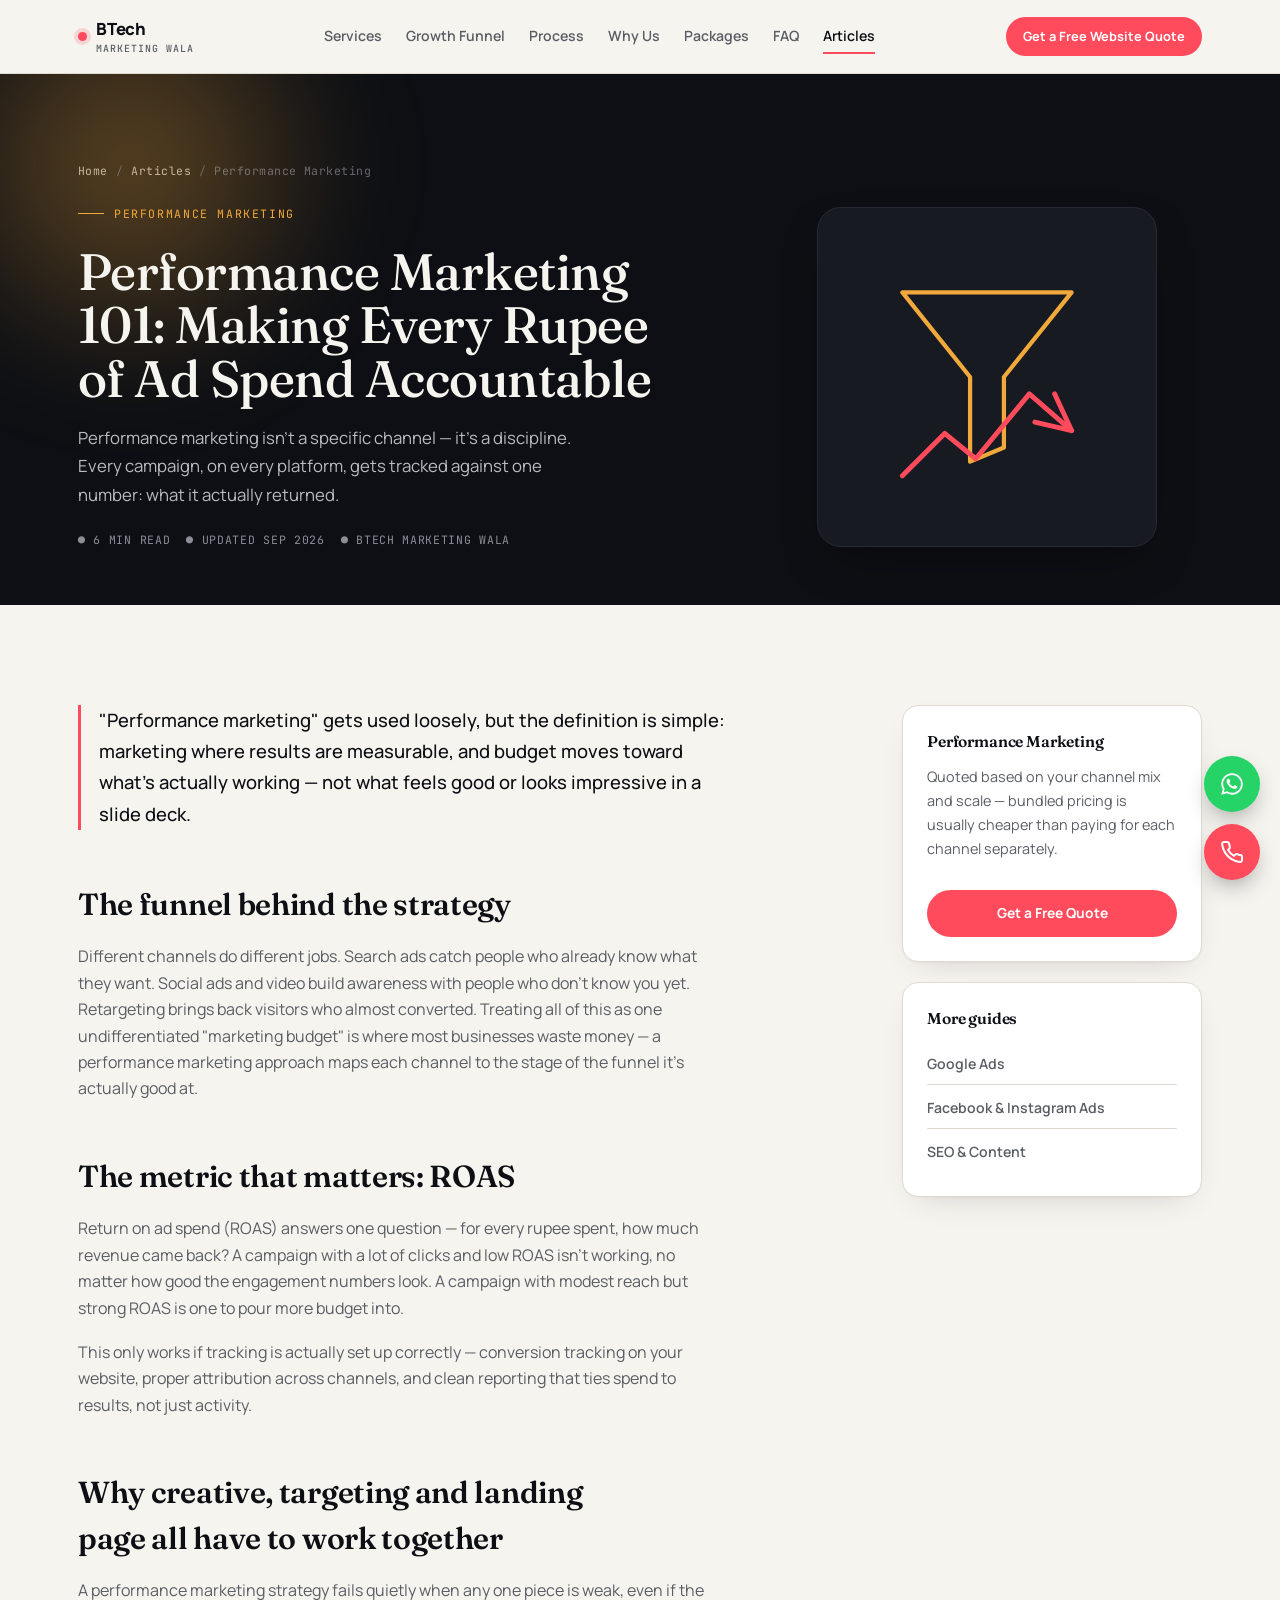
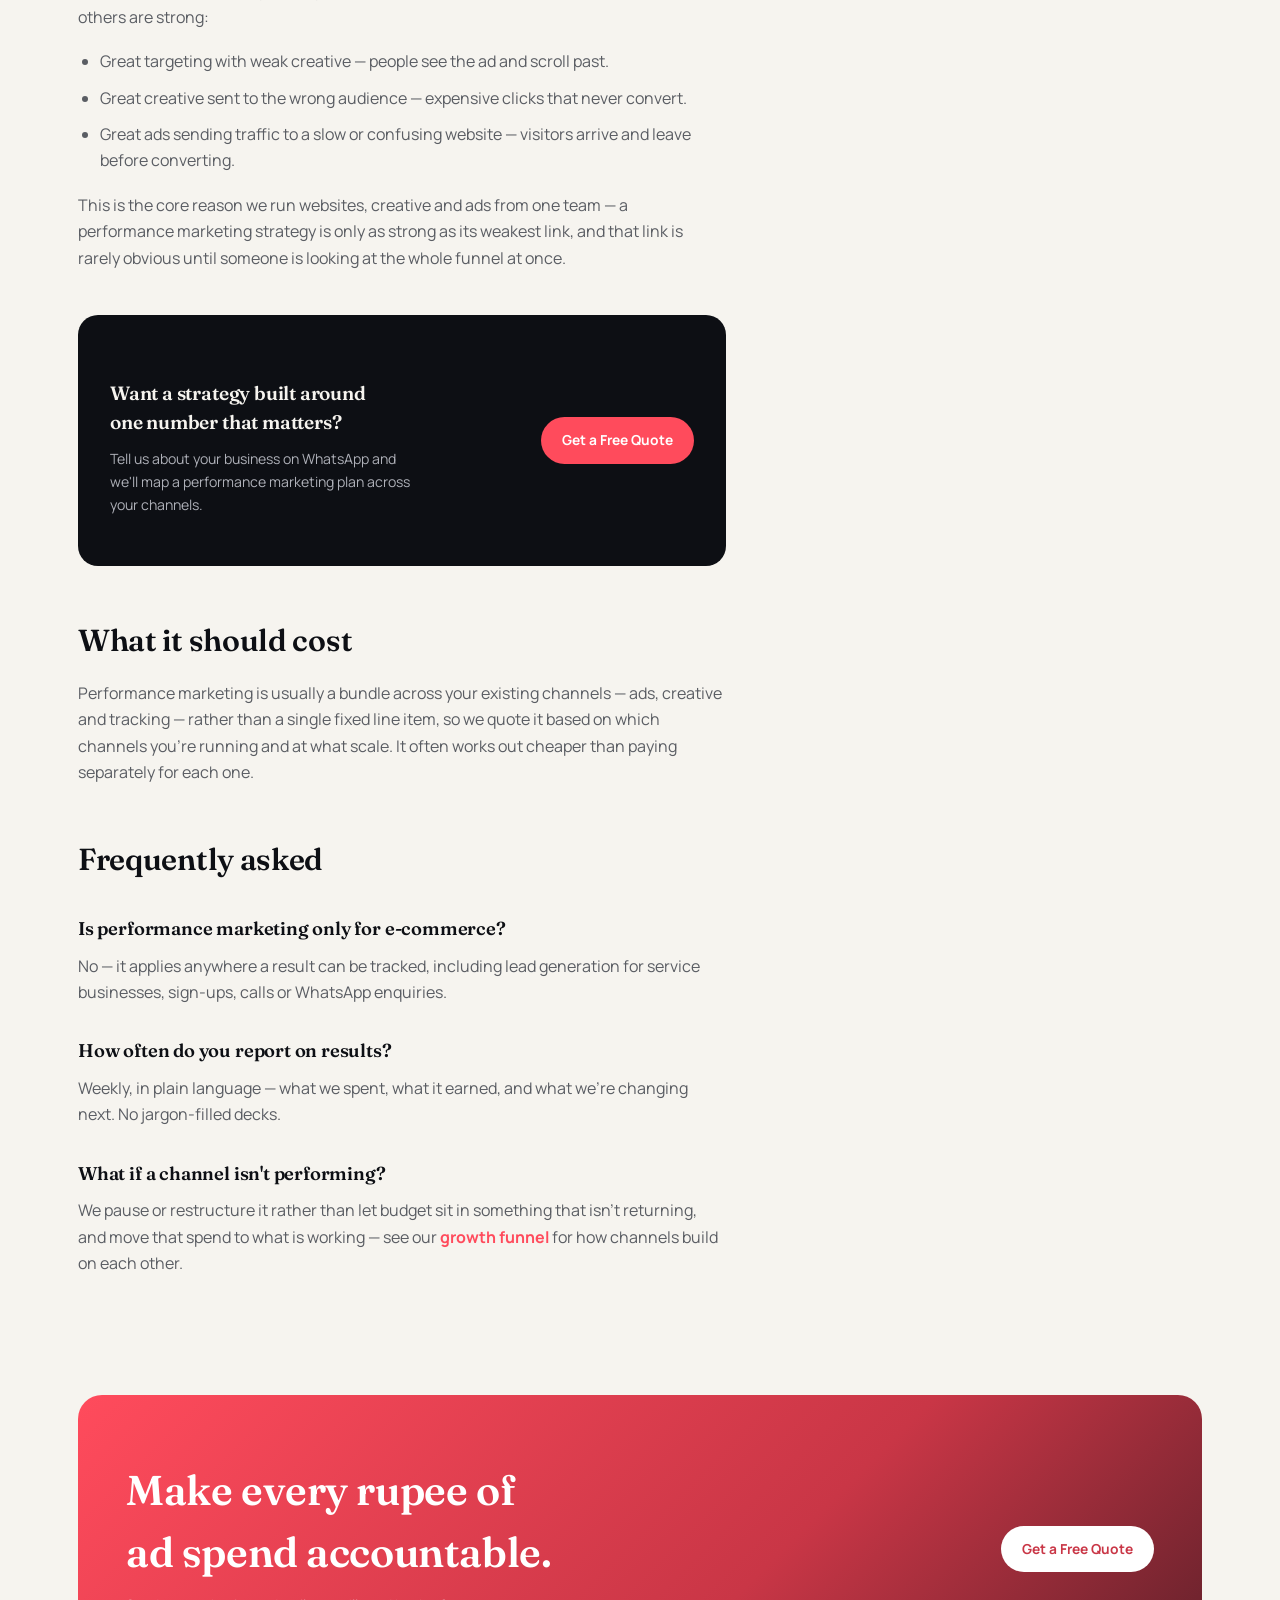
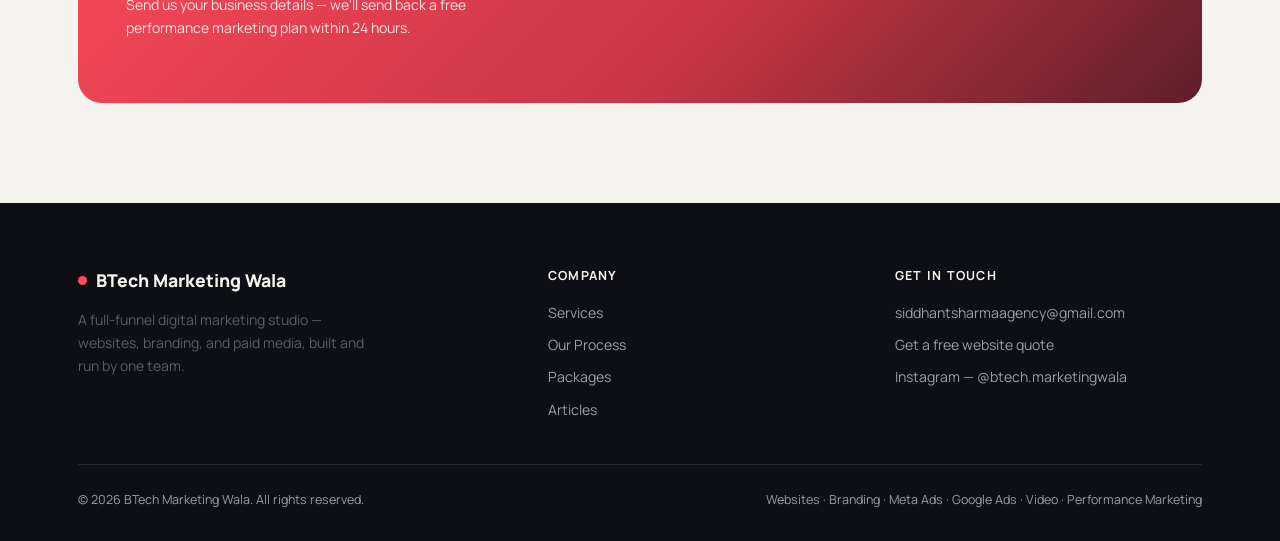
<file: articles/performance-marketing.html>
<!DOCTYPE html>
<html lang="en-IN">
<head>
<meta charset="utf-8">
<meta name="viewport" content="width=device-width, initial-scale=1">
<title>Performance Marketing 101: Making Every Rupee of Ad Spend Accountable | BTech Marketing Wala</title>
<meta name="description" content="Performance marketing means every channel is measured against one number: return on ad spend. Here's how a full-funnel strategy actually gets built and tracked.">
<meta name="robots" content="index, follow, max-image-preview:large">
<link rel="canonical" href="https://btechmarketingwala.in/articles/performance-marketing.html">
<meta name="theme-color" content="#0D0F14">
<meta name="author" content="BTech Marketing Wala">
<link rel="icon" type="image/svg+xml" href="data:image/svg+xml,%3Csvg xmlns='http://www.w3.org/2000/svg' viewBox='0 0 32 32'%3E%3Crect width='32' height='32' rx='7' fill='%230D0F14'/%3E%3Ccircle cx='16' cy='16' r='7' fill='%23FF4B5C'/%3E%3C/svg%3E">

<meta property="og:site_name" content="BTech Marketing Wala">
<meta property="og:title" content="Performance Marketing 101: Making Every Rupee of Ad Spend Accountable">
<meta property="og:description" content="How a full-funnel strategy actually gets built and tracked against return on ad spend.">
<meta property="og:type" content="article">
<meta property="og:url" content="https://btechmarketingwala.in/articles/performance-marketing.html">
<meta property="og:locale" content="en_IN">
<meta property="og:image" content="https://btechmarketingwala.in/assets/og-image.png">

<meta name="twitter:card" content="summary_large_image">
<meta name="twitter:title" content="Performance Marketing 101: Making Every Rupee of Ad Spend Accountable">
<meta name="twitter:description" content="How a full-funnel strategy gets built and tracked against ROAS.">
<meta name="twitter:image" content="https://btechmarketingwala.in/assets/og-image.png">

<link rel="preconnect" href="https://fonts.googleapis.com">
<link rel="preconnect" href="https://fonts.gstatic.com" crossorigin>
<link rel="stylesheet" href="https://fonts.googleapis.com/css2?family=Fraunces:ital,opsz,wght@0,9..144,300..900;1,9..144,300..900&family=Manrope:wght@400;500;600;700;800&family=JetBrains+Mono:wght@400;500;600&display=swap">
<link rel="stylesheet" href="../assets/style.css">

<script type="application/ld+json">
{
  "@context": "https://schema.org",
  "@type": "Article",
  "headline": "Performance Marketing 101: Making Every Rupee of Ad Spend Accountable",
  "description": "Performance marketing means every channel is measured against one number: return on ad spend. Here's how a full-funnel strategy actually gets built and tracked.",
  "author": { "@type": "Organization", "name": "BTech Marketing Wala", "url": "https://btechmarketingwala.in/" },
  "publisher": { "@type": "Organization", "name": "BTech Marketing Wala", "url": "https://btechmarketingwala.in/" },
  "mainEntityOfPage": "https://btechmarketingwala.in/articles/performance-marketing.html",
  "datePublished": "2026-09-19",
  "dateModified": "2026-09-19"
}
</script>
</head>
<body>

<header class="nav">
  <div class="nav-inner">
    <a class="logo" href="../index.html#top">
      <span class="dot"></span>
      <span>BTech<small>MARKETING WALA</small></span>
    </a>
    <nav class="links">
      <a href="../index.html#services">Services</a>
      <a href="../index.html#funnel">Growth Funnel</a>
      <a href="../index.html#process">Process</a>
      <a href="../index.html#why">Why Us</a>
      <a href="../index.html#packages">Packages</a>
      <a href="../index.html#faq">FAQ</a>
      <a href="index.html" class="active">Articles</a>
    </nav>
    <a class="btn btn-primary btn-sm" href="https://wa.me/917291004406?text=Hi%2C%20I%27d%20like%20a%20free%20website%20quote" target="_blank" rel="noopener">Get a Free Website Quote</a>
    <button class="nav-toggle" id="navToggle" aria-label="Open menu" aria-expanded="false" aria-controls="mobileMenu">
      <span></span><span></span><span></span>
    </button>
  </div>
  <nav class="mobile-menu" id="mobileMenu">
    <a class="btn btn-primary" href="https://wa.me/917291004406?text=Hi%2C%20I%27d%20like%20a%20free%20website%20quote" target="_blank" rel="noopener">Get a Free Website Quote</a>
    <a href="../index.html#services">Services</a>
    <a href="../index.html#funnel">Growth Funnel</a>
    <a href="../index.html#process">Process</a>
    <a href="../index.html#why">Why Us</a>
    <a href="../index.html#packages">Packages</a>
    <a href="../index.html#faq">FAQ</a>
    <a href="index.html">Articles</a>
  </nav>
</header>

<main>
  <section class="hero article-hero">
    <div class="wrap">
      <div class="breadcrumb">
        <a href="../index.html#top">Home</a><span>/</span><a href="index.html">Articles</a><span>/</span>
        <span style="color:#B9BAC2;">Performance Marketing</span>
      </div>
      <div class="article-hero-grid">
        <div>
          <div class="hero-eyebrow">Performance Marketing</div>
          <h1>Performance Marketing 101: Making Every Rupee of Ad Spend Accountable</h1>
          <p class="article-dek">Performance marketing isn't a specific channel &mdash; it's a discipline. Every campaign, on every platform, gets tracked against one number: what it actually returned.</p>
          <div class="article-meta">
            <span>&#9679; 6 min read</span>
            <span>&#9679; Updated Sep 2026</span>
            <span>&#9679; BTech Marketing Wala</span>
          </div>
        </div>
        <div class="article-illus" aria-hidden="true">
          <svg viewBox="0 0 200 200" fill="none" xmlns="http://www.w3.org/2000/svg">
            <path d="M40 40 L160 40 L112 100 L112 150 L88 160 L88 100 Z" stroke="#F2A93B" stroke-width="3" stroke-linejoin="round"/>
            <path d="M40 170 L70 140 L92 158 L130 112 L160 138" stroke="#FF4B5C" stroke-width="3.5" stroke-linecap="round" stroke-linejoin="round"/>
            <path d="M148 112 L160 138 L134 132" stroke="#FF4B5C" stroke-width="3.5" stroke-linecap="round" stroke-linejoin="round"/>
          </svg>
        </div>
      </div>
    </div>
  </section>

  <section class="sec-pad">
    <div class="wrap">
      <div class="article-layout">
        <div class="prose">
          <p class="lede">"Performance marketing" gets used loosely, but the definition is simple: marketing where results are measurable, and budget moves toward what's actually working &mdash; not what feels good or looks impressive in a slide deck.</p>

          <h2>The funnel behind the strategy</h2>
          <p>Different channels do different jobs. Search ads catch people who already know what they want. Social ads and video build awareness with people who don't know you yet. Retargeting brings back visitors who almost converted. Treating all of this as one undifferentiated "marketing budget" is where most businesses waste money &mdash; a performance marketing approach maps each channel to the stage of the funnel it's actually good at.</p>

          <h2>The metric that matters: ROAS</h2>
          <p>Return on ad spend (ROAS) answers one question &mdash; for every rupee spent, how much revenue came back? A campaign with a lot of clicks and low ROAS isn't working, no matter how good the engagement numbers look. A campaign with modest reach but strong ROAS is one to pour more budget into.</p>
          <p>This only works if tracking is actually set up correctly &mdash; conversion tracking on your website, proper attribution across channels, and clean reporting that ties spend to results, not just activity.</p>

          <h2>Why creative, targeting and landing page all have to work together</h2>
          <p>A performance marketing strategy fails quietly when any one piece is weak, even if the others are strong:</p>
          <ul>
            <li>Great targeting with weak creative &mdash; people see the ad and scroll past.</li>
            <li>Great creative sent to the wrong audience &mdash; expensive clicks that never convert.</li>
            <li>Great ads sending traffic to a slow or confusing website &mdash; visitors arrive and leave before converting.</li>
          </ul>
          <p>This is the core reason we run websites, creative and ads from one team &mdash; a performance marketing strategy is only as strong as its weakest link, and that link is rarely obvious until someone is looking at the whole funnel at once.</p>

          <div class="article-cta-inline reveal-up">
            <div>
              <h3>Want a strategy built around one number that matters?</h3>
              <p>Tell us about your business on WhatsApp and we'll map a performance marketing plan across your channels.</p>
            </div>
            <a class="btn btn-primary" href="https://wa.me/917291004406?text=Hi%2C%20I%27d%20like%20a%20performance%20marketing%20strategy" target="_blank" rel="noopener">Get a Free Quote</a>
          </div>

          <h2>What it should cost</h2>
          <p>Performance marketing is usually a bundle across your existing channels &mdash; ads, creative and tracking &mdash; rather than a single fixed line item, so we quote it based on which channels you're running and at what scale. It often works out cheaper than paying separately for each one.</p>

          <h2>Frequently asked</h2>
          <h3>Is performance marketing only for e-commerce?</h3>
          <p>No &mdash; it applies anywhere a result can be tracked, including lead generation for service businesses, sign-ups, calls or WhatsApp enquiries.</p>
          <h3>How often do you report on results?</h3>
          <p>Weekly, in plain language &mdash; what we spent, what it earned, and what we're changing next. No jargon-filled decks.</p>
          <h3>What if a channel isn't performing?</h3>
          <p>We pause or restructure it rather than let budget sit in something that isn't returning, and move that spend to what is working &mdash; see our <a href="../index.html#funnel" style="color:var(--accent); font-weight:700;">growth funnel</a> for how channels build on each other.</p>
        </div>

        <aside class="article-side">
          <div class="side-card reveal-up">
            <h4>Performance Marketing</h4>
            <p style="margin-top:2px; font-size:.9rem;">Quoted based on your channel mix and scale &mdash; bundled pricing is usually cheaper than paying for each channel separately.</p>
            <a class="btn btn-primary" style="width:100%; justify-content:center; margin-top:14px;" href="https://wa.me/917291004406?text=Hi%2C%20I%27d%20like%20a%20performance%20marketing%20strategy" target="_blank" rel="noopener">Get a Free Quote</a>
          </div>
          <div class="side-card reveal-up">
            <h4>More guides</h4>
            <div class="side-links">
              <a href="google-ads.html">Google Ads</a>
              <a href="facebook-instagram-ads.html">Facebook &amp; Instagram Ads</a>
              <a href="seo-content.html">SEO &amp; Content</a>
            </div>
          </div>
        </aside>
      </div>
    </div>
  </section>

  <section class="sec-pad" style="padding-top:0;">
    <div class="wrap">
      <div class="cta-banner reveal-up">
        <div>
          <h2>Make every rupee of ad spend accountable.</h2>
          <p>Send us your business details &mdash; we'll send back a free performance marketing plan within 24 hours.</p>
        </div>
        <a class="btn btn-primary" href="https://wa.me/917291004406?text=Hi%2C%20I%27d%20like%20a%20performance%20marketing%20strategy" target="_blank" rel="noopener">Get a Free Quote</a>
      </div>
    </div>
  </section>
</main>

<div class="float-contact">
  <a class="float-btn whatsapp" href="https://wa.me/917291004406?text=Hi%2C%20I%27d%20like%20a%20free%20website%20quote" target="_blank" rel="noopener" aria-label="Chat with us on WhatsApp">
    <svg width="26" height="26" viewBox="0 0 24 24" fill="currentColor" aria-hidden="true" focusable="false"><path d="M12.04 2C6.58 2 2.13 6.45 2.13 11.91c0 1.75.46 3.45 1.32 4.95L2.05 22l5.25-1.38a9.9 9.9 0 0 0 4.74 1.21h.01c5.46 0 9.9-4.45 9.9-9.91C21.95 6.45 17.5 2 12.04 2zm0 18.06h-.01a8.2 8.2 0 0 1-4.18-1.14l-.3-.18-3.12.82.83-3.04-.2-.31a8.16 8.16 0 0 1-1.26-4.3c0-4.52 3.68-8.2 8.24-8.2 2.2 0 4.27.86 5.83 2.42a8.15 8.15 0 0 1 2.41 5.79c0 4.52-3.68 8.14-8.24 8.14zm4.52-6.14c-.25-.12-1.46-.72-1.69-.8-.23-.08-.39-.12-.56.12-.17.25-.64.8-.78.96-.14.17-.29.19-.53.06-.25-.12-1.05-.39-2-1.23-.74-.66-1.24-1.47-1.39-1.72-.14-.25-.02-.38.11-.51.11-.11.25-.29.37-.43.12-.14.16-.25.25-.41.08-.17.04-.31-.02-.43-.06-.12-.56-1.35-.77-1.85-.2-.48-.41-.42-.56-.42h-.48c-.17 0-.43.06-.66.31-.23.25-.86.84-.86 2.05 0 1.21.88 2.38 1 2.54.12.17 1.74 2.66 4.22 3.73.59.25 1.05.4 1.41.52.59.19 1.13.16 1.55.1.47-.07 1.46-.6 1.67-1.17.2-.58.2-1.08.14-1.18-.06-.11-.23-.17-.48-.29z"/></svg>
  </a>
  <a class="float-btn call" href="tel:+917291004406" aria-label="Call us">
    <svg width="24" height="24" viewBox="0 0 24 24" fill="none" stroke="currentColor" stroke-width="2" stroke-linecap="round" stroke-linejoin="round" aria-hidden="true" focusable="false"><path d="M22 16.92v3a2 2 0 0 1-2.18 2 19.79 19.79 0 0 1-8.63-3.07 19.5 19.5 0 0 1-6-6 19.79 19.79 0 0 1-3.07-8.67A2 2 0 0 1 4.11 2h3a2 2 0 0 1 2 1.72c.127.96.361 1.903.7 2.81a2 2 0 0 1-.45 2.11L8.09 9.91a16 16 0 0 0 6 6l1.27-1.27a2 2 0 0 1 2.11-.45c.907.339 1.85.573 2.81.7A2 2 0 0 1 22 16.92z"/></svg>
  </a>
</div>

<footer>
  <div class="wrap">
    <div class="foot-grid">
      <div>
        <div class="foot-logo"><span class="dot" style="width:9px;height:9px;border-radius:50%;background:var(--coral);display:inline-block;"></span> BTech Marketing Wala</div>
        <p style="max-width:34ch;">A full-funnel digital marketing studio &mdash; websites, branding, and paid media, built and run by one team.</p>
      </div>
      <div>
        <h4>Company</h4>
        <div class="flinks">
          <a href="../index.html#services">Services</a>
          <a href="../index.html#process">Our Process</a>
          <a href="../index.html#packages">Packages</a>
          <a href="index.html">Articles</a>
        </div>
      </div>
      <div>
        <h4>Get in touch</h4>
        <div class="flinks">
          <a href="mailto:siddhantsharmaagency@gmail.com">siddhantsharmaagency@gmail.com</a>
          <a href="https://wa.me/917291004406?text=Hi%2C%20I%27d%20like%20a%20free%20website%20quote" target="_blank" rel="noopener">Get a free website quote</a>
          <a href="https://www.instagram.com/btech.marketingwala/" target="_blank" rel="noopener">Instagram &mdash; @btech.marketingwala</a>
        </div>
      </div>
    </div>
    <div class="foot-bottom">
      <span>&copy; <span id="yr"></span> BTech Marketing Wala. All rights reserved.</span>
      <span>Websites &middot; Branding &middot; Meta Ads &middot; Google Ads &middot; Video &middot; Performance Marketing</span>
    </div>
  </div>
</footer>

<script src="../assets/site.js"></script>
</body>
</html>
</file>
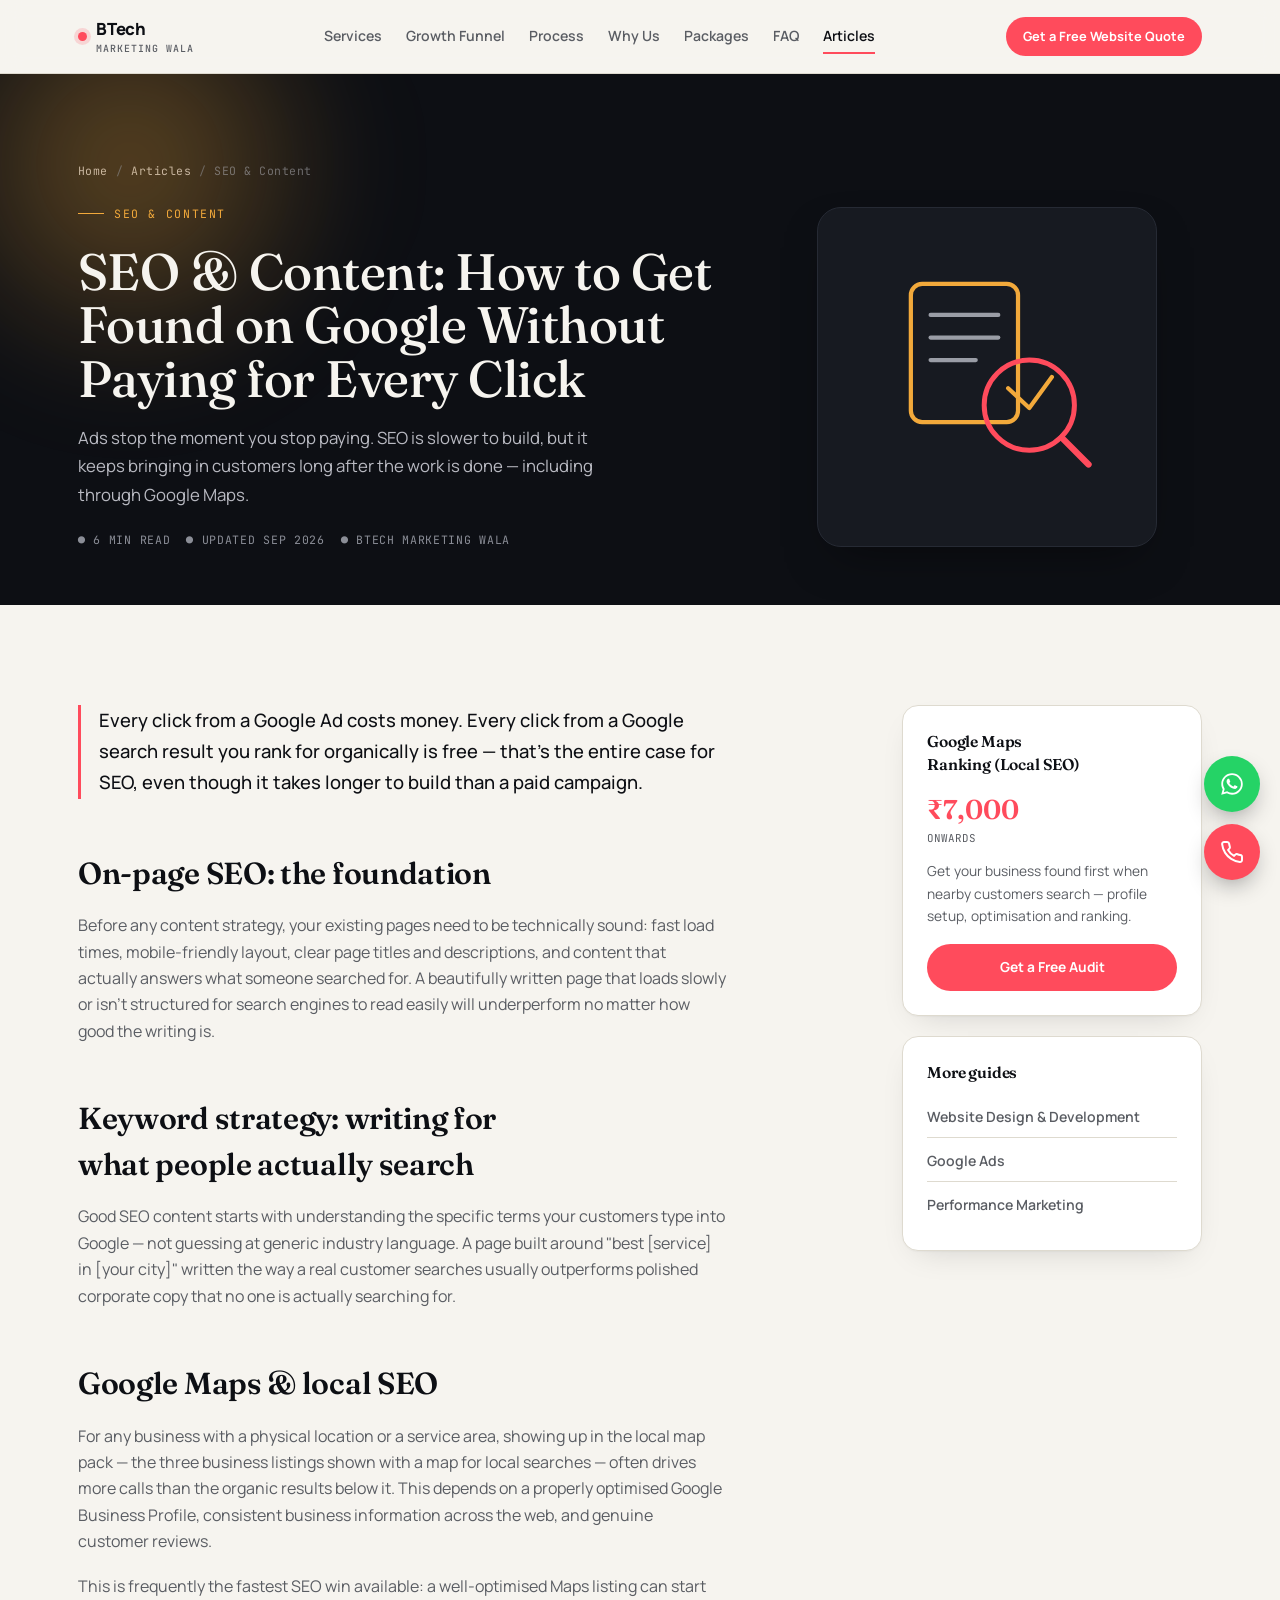
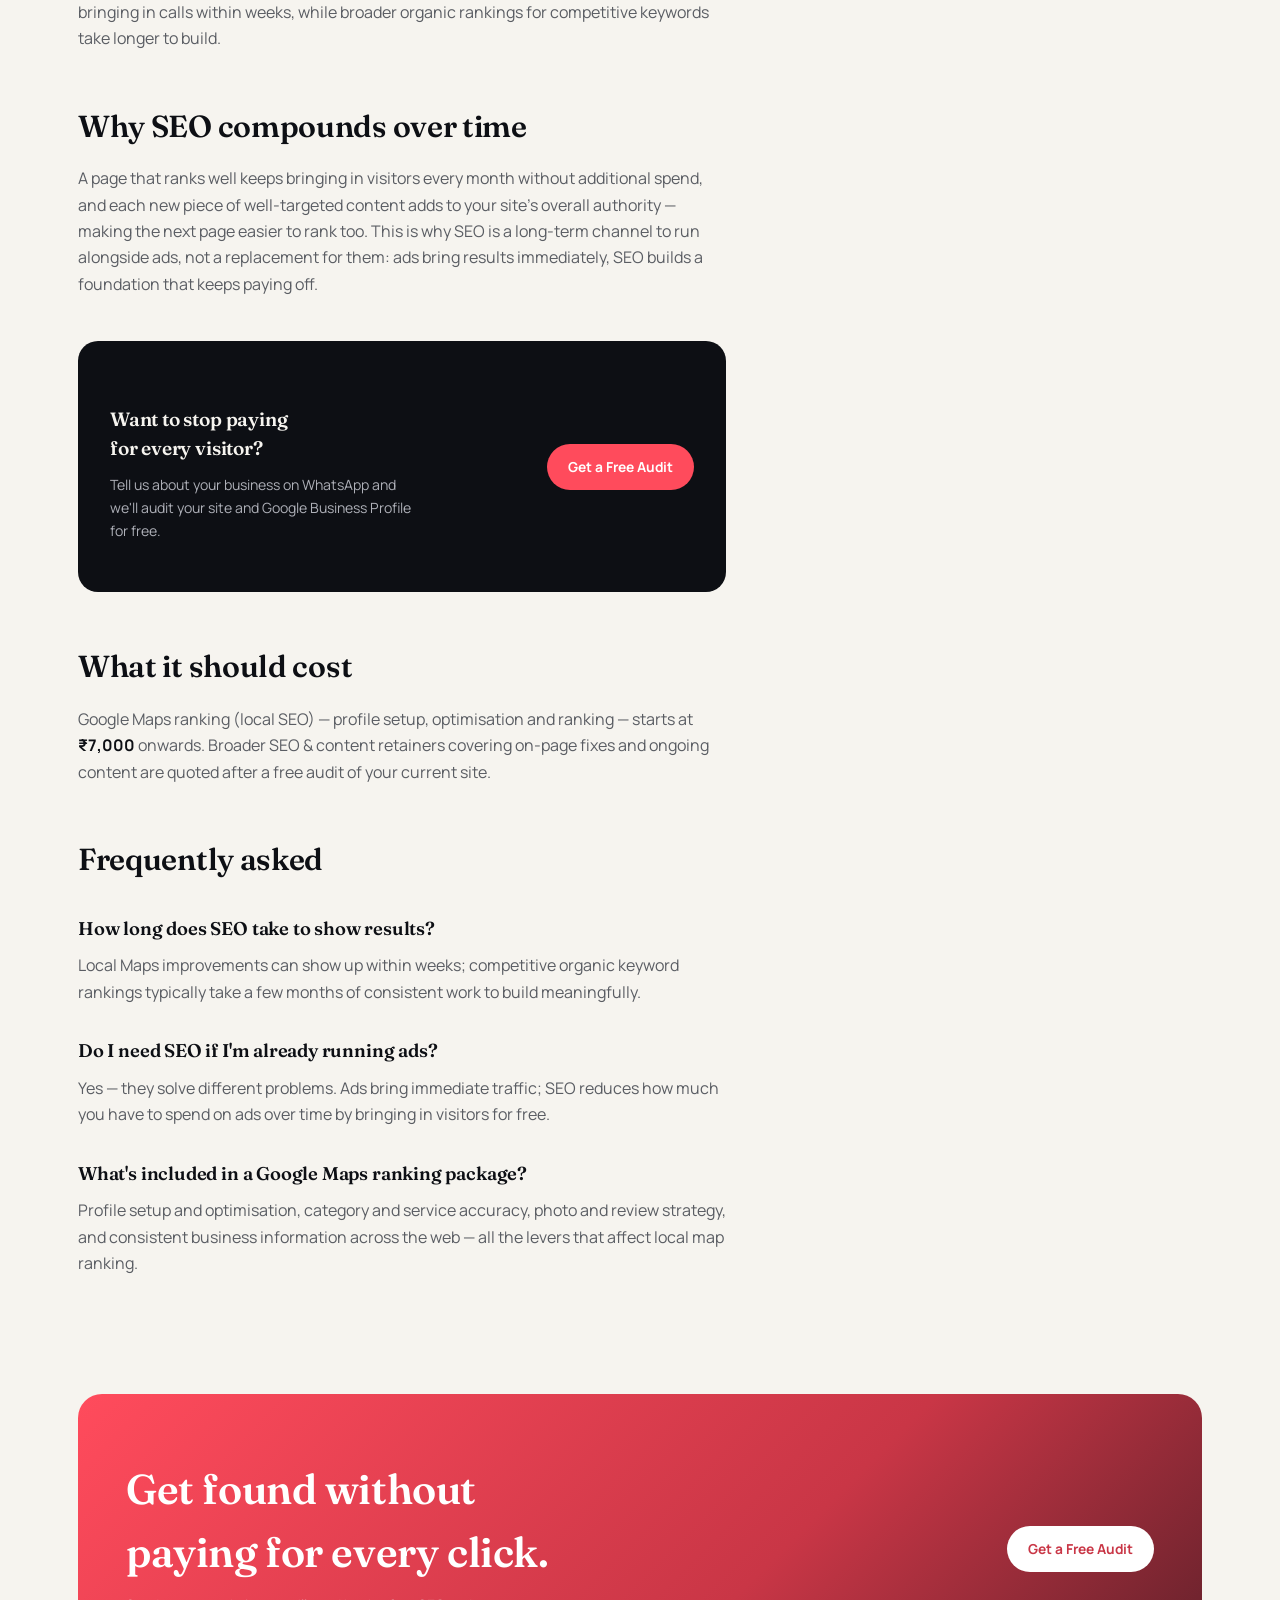
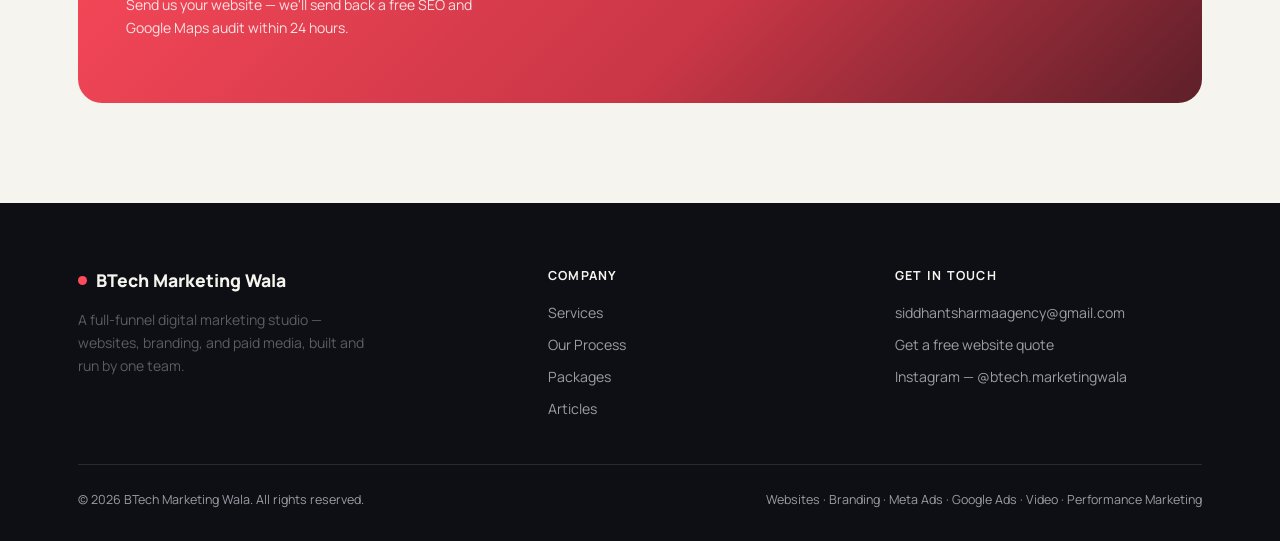
<file: articles/seo-content.html>
<!DOCTYPE html>
<html lang="en-IN">
<head>
<meta charset="utf-8">
<meta name="viewport" content="width=device-width, initial-scale=1">
<title>SEO &amp; Content: How to Get Found on Google Without Paying for Every Click | BTech Marketing Wala</title>
<meta name="description" content="SEO is the channel that keeps working after you stop paying for it. Here's what on-page SEO, keyword strategy and Google Maps ranking actually involve.">
<meta name="robots" content="index, follow, max-image-preview:large">
<link rel="canonical" href="https://btechmarketingwala.in/articles/seo-content.html">
<meta name="theme-color" content="#0D0F14">
<meta name="author" content="BTech Marketing Wala">
<link rel="icon" type="image/svg+xml" href="data:image/svg+xml,%3Csvg xmlns='http://www.w3.org/2000/svg' viewBox='0 0 32 32'%3E%3Crect width='32' height='32' rx='7' fill='%230D0F14'/%3E%3Ccircle cx='16' cy='16' r='7' fill='%23FF4B5C'/%3E%3C/svg%3E">

<meta property="og:site_name" content="BTech Marketing Wala">
<meta property="og:title" content="SEO & Content: How to Get Found on Google Without Paying for Every Click">
<meta property="og:description" content="What on-page SEO, keyword strategy and Google Maps ranking actually involve.">
<meta property="og:type" content="article">
<meta property="og:url" content="https://btechmarketingwala.in/articles/seo-content.html">
<meta property="og:locale" content="en_IN">
<meta property="og:image" content="https://btechmarketingwala.in/assets/og-image.png">

<meta name="twitter:card" content="summary_large_image">
<meta name="twitter:title" content="SEO & Content: How to Get Found on Google Without Paying for Every Click">
<meta name="twitter:description" content="The channel that keeps working after you stop paying for it.">
<meta name="twitter:image" content="https://btechmarketingwala.in/assets/og-image.png">

<link rel="preconnect" href="https://fonts.googleapis.com">
<link rel="preconnect" href="https://fonts.gstatic.com" crossorigin>
<link rel="stylesheet" href="https://fonts.googleapis.com/css2?family=Fraunces:ital,opsz,wght@0,9..144,300..900;1,9..144,300..900&family=Manrope:wght@400;500;600;700;800&family=JetBrains+Mono:wght@400;500;600&display=swap">
<link rel="stylesheet" href="../assets/style.css">

<script type="application/ld+json">
{
  "@context": "https://schema.org",
  "@type": "Article",
  "headline": "SEO & Content: How to Get Found on Google Without Paying for Every Click",
  "description": "SEO is the channel that keeps working after you stop paying for it. Here's what on-page SEO, keyword strategy and Google Maps ranking actually involve.",
  "author": { "@type": "Organization", "name": "BTech Marketing Wala", "url": "https://btechmarketingwala.in/" },
  "publisher": { "@type": "Organization", "name": "BTech Marketing Wala", "url": "https://btechmarketingwala.in/" },
  "mainEntityOfPage": "https://btechmarketingwala.in/articles/seo-content.html",
  "datePublished": "2026-09-19",
  "dateModified": "2026-09-19"
}
</script>
</head>
<body>

<header class="nav">
  <div class="nav-inner">
    <a class="logo" href="../index.html#top">
      <span class="dot"></span>
      <span>BTech<small>MARKETING WALA</small></span>
    </a>
    <nav class="links">
      <a href="../index.html#services">Services</a>
      <a href="../index.html#funnel">Growth Funnel</a>
      <a href="../index.html#process">Process</a>
      <a href="../index.html#why">Why Us</a>
      <a href="../index.html#packages">Packages</a>
      <a href="../index.html#faq">FAQ</a>
      <a href="index.html" class="active">Articles</a>
    </nav>
    <a class="btn btn-primary btn-sm" href="https://wa.me/917291004406?text=Hi%2C%20I%27d%20like%20a%20free%20website%20quote" target="_blank" rel="noopener">Get a Free Website Quote</a>
    <button class="nav-toggle" id="navToggle" aria-label="Open menu" aria-expanded="false" aria-controls="mobileMenu">
      <span></span><span></span><span></span>
    </button>
  </div>
  <nav class="mobile-menu" id="mobileMenu">
    <a class="btn btn-primary" href="https://wa.me/917291004406?text=Hi%2C%20I%27d%20like%20a%20free%20website%20quote" target="_blank" rel="noopener">Get a Free Website Quote</a>
    <a href="../index.html#services">Services</a>
    <a href="../index.html#funnel">Growth Funnel</a>
    <a href="../index.html#process">Process</a>
    <a href="../index.html#why">Why Us</a>
    <a href="../index.html#packages">Packages</a>
    <a href="../index.html#faq">FAQ</a>
    <a href="index.html">Articles</a>
  </nav>
</header>

<main>
  <section class="hero article-hero">
    <div class="wrap">
      <div class="breadcrumb">
        <a href="../index.html#top">Home</a><span>/</span><a href="index.html">Articles</a><span>/</span>
        <span style="color:#B9BAC2;">SEO &amp; Content</span>
      </div>
      <div class="article-hero-grid">
        <div>
          <div class="hero-eyebrow">SEO &amp; Content</div>
          <h1>SEO &amp; Content: How to Get Found on Google Without Paying for Every Click</h1>
          <p class="article-dek">Ads stop the moment you stop paying. SEO is slower to build, but it keeps bringing in customers long after the work is done &mdash; including through Google Maps.</p>
          <div class="article-meta">
            <span>&#9679; 6 min read</span>
            <span>&#9679; Updated Sep 2026</span>
            <span>&#9679; BTech Marketing Wala</span>
          </div>
        </div>
        <div class="article-illus" aria-hidden="true">
          <svg viewBox="0 0 200 200" fill="none" xmlns="http://www.w3.org/2000/svg">
            <rect x="46" y="34" width="76" height="98" rx="8" stroke="#F2A93B" stroke-width="3"/>
            <line x1="60" y1="56" x2="108" y2="56" stroke="#9A9DA6" stroke-width="3" stroke-linecap="round"/>
            <line x1="60" y1="72" x2="108" y2="72" stroke="#9A9DA6" stroke-width="3" stroke-linecap="round"/>
            <line x1="60" y1="88" x2="92" y2="88" stroke="#9A9DA6" stroke-width="3" stroke-linecap="round"/>
            <circle cx="130" cy="120" r="32" stroke="#FF4B5C" stroke-width="3.5"/>
            <path d="M153 143 L172 162" stroke="#FF4B5C" stroke-width="4.5" stroke-linecap="round"/>
            <path d="M115 108 L130 122 L146 100" stroke="#F2A93B" stroke-width="3" stroke-linecap="round" stroke-linejoin="round"/>
          </svg>
        </div>
      </div>
    </div>
  </section>

  <section class="sec-pad">
    <div class="wrap">
      <div class="article-layout">
        <div class="prose">
          <p class="lede">Every click from a Google Ad costs money. Every click from a Google search result you rank for organically is free &mdash; that's the entire case for SEO, even though it takes longer to build than a paid campaign.</p>

          <h2>On-page SEO: the foundation</h2>
          <p>Before any content strategy, your existing pages need to be technically sound: fast load times, mobile-friendly layout, clear page titles and descriptions, and content that actually answers what someone searched for. A beautifully written page that loads slowly or isn't structured for search engines to read easily will underperform no matter how good the writing is.</p>

          <h2>Keyword strategy: writing for what people actually search</h2>
          <p>Good SEO content starts with understanding the specific terms your customers type into Google &mdash; not guessing at generic industry language. A page built around "best [service] in [your city]" written the way a real customer searches usually outperforms polished corporate copy that no one is actually searching for.</p>

          <h2>Google Maps &amp; local SEO</h2>
          <p>For any business with a physical location or a service area, showing up in the local map pack &mdash; the three business listings shown with a map for local searches &mdash; often drives more calls than the organic results below it. This depends on a properly optimised Google Business Profile, consistent business information across the web, and genuine customer reviews.</p>
          <p>This is frequently the fastest SEO win available: a well-optimised Maps listing can start bringing in calls within weeks, while broader organic rankings for competitive keywords take longer to build.</p>

          <h2>Why SEO compounds over time</h2>
          <p>A page that ranks well keeps bringing in visitors every month without additional spend, and each new piece of well-targeted content adds to your site's overall authority &mdash; making the next page easier to rank too. This is why SEO is a long-term channel to run alongside ads, not a replacement for them: ads bring results immediately, SEO builds a foundation that keeps paying off.</p>

          <div class="article-cta-inline reveal-up">
            <div>
              <h3>Want to stop paying for every visitor?</h3>
              <p>Tell us about your business on WhatsApp and we'll audit your site and Google Business Profile for free.</p>
            </div>
            <a class="btn btn-primary" href="https://wa.me/917291004406?text=Hi%2C%20I%27d%20like%20a%20free%20SEO%20audit" target="_blank" rel="noopener">Get a Free Audit</a>
          </div>

          <h2>What it should cost</h2>
          <p>Google Maps ranking (local SEO) &mdash; profile setup, optimisation and ranking &mdash; starts at <strong>&#8377;7,000</strong> onwards. Broader SEO &amp; content retainers covering on-page fixes and ongoing content are quoted after a free audit of your current site.</p>

          <h2>Frequently asked</h2>
          <h3>How long does SEO take to show results?</h3>
          <p>Local Maps improvements can show up within weeks; competitive organic keyword rankings typically take a few months of consistent work to build meaningfully.</p>
          <h3>Do I need SEO if I'm already running ads?</h3>
          <p>Yes &mdash; they solve different problems. Ads bring immediate traffic; SEO reduces how much you have to spend on ads over time by bringing in visitors for free.</p>
          <h3>What's included in a Google Maps ranking package?</h3>
          <p>Profile setup and optimisation, category and service accuracy, photo and review strategy, and consistent business information across the web &mdash; all the levers that affect local map ranking.</p>
        </div>

        <aside class="article-side">
          <div class="side-card reveal-up">
            <h4>Google Maps Ranking (Local SEO)</h4>
            <div class="amt mono">&#8377;7,000</div>
            <div class="unit">onwards</div>
            <p style="margin-top:14px;">Get your business found first when nearby customers search &mdash; profile setup, optimisation and ranking.</p>
            <a class="btn btn-primary" style="width:100%; justify-content:center;" href="https://wa.me/917291004406?text=Hi%2C%20I%27d%20like%20a%20free%20SEO%20audit" target="_blank" rel="noopener">Get a Free Audit</a>
          </div>
          <div class="side-card reveal-up">
            <h4>More guides</h4>
            <div class="side-links">
              <a href="website-design-development.html">Website Design &amp; Development</a>
              <a href="google-ads.html">Google Ads</a>
              <a href="performance-marketing.html">Performance Marketing</a>
            </div>
          </div>
        </aside>
      </div>
    </div>
  </section>

  <section class="sec-pad" style="padding-top:0;">
    <div class="wrap">
      <div class="cta-banner reveal-up">
        <div>
          <h2>Get found without paying for every click.</h2>
          <p>Send us your website &mdash; we'll send back a free SEO and Google Maps audit within 24 hours.</p>
        </div>
        <a class="btn btn-primary" href="https://wa.me/917291004406?text=Hi%2C%20I%27d%20like%20a%20free%20SEO%20audit" target="_blank" rel="noopener">Get a Free Audit</a>
      </div>
    </div>
  </section>
</main>

<div class="float-contact">
  <a class="float-btn whatsapp" href="https://wa.me/917291004406?text=Hi%2C%20I%27d%20like%20a%20free%20website%20quote" target="_blank" rel="noopener" aria-label="Chat with us on WhatsApp">
    <svg width="26" height="26" viewBox="0 0 24 24" fill="currentColor" aria-hidden="true" focusable="false"><path d="M12.04 2C6.58 2 2.13 6.45 2.13 11.91c0 1.75.46 3.45 1.32 4.95L2.05 22l5.25-1.38a9.9 9.9 0 0 0 4.74 1.21h.01c5.46 0 9.9-4.45 9.9-9.91C21.95 6.45 17.5 2 12.04 2zm0 18.06h-.01a8.2 8.2 0 0 1-4.18-1.14l-.3-.18-3.12.82.83-3.04-.2-.31a8.16 8.16 0 0 1-1.26-4.3c0-4.52 3.68-8.2 8.24-8.2 2.2 0 4.27.86 5.83 2.42a8.15 8.15 0 0 1 2.41 5.79c0 4.52-3.68 8.14-8.24 8.14zm4.52-6.14c-.25-.12-1.46-.72-1.69-.8-.23-.08-.39-.12-.56.12-.17.25-.64.8-.78.96-.14.17-.29.19-.53.06-.25-.12-1.05-.39-2-1.23-.74-.66-1.24-1.47-1.39-1.72-.14-.25-.02-.38.11-.51.11-.11.25-.29.37-.43.12-.14.16-.25.25-.41.08-.17.04-.31-.02-.43-.06-.12-.56-1.35-.77-1.85-.2-.48-.41-.42-.56-.42h-.48c-.17 0-.43.06-.66.31-.23.25-.86.84-.86 2.05 0 1.21.88 2.38 1 2.54.12.17 1.74 2.66 4.22 3.73.59.25 1.05.4 1.41.52.59.19 1.13.16 1.55.1.47-.07 1.46-.6 1.67-1.17.2-.58.2-1.08.14-1.18-.06-.11-.23-.17-.48-.29z"/></svg>
  </a>
  <a class="float-btn call" href="tel:+917291004406" aria-label="Call us">
    <svg width="24" height="24" viewBox="0 0 24 24" fill="none" stroke="currentColor" stroke-width="2" stroke-linecap="round" stroke-linejoin="round" aria-hidden="true" focusable="false"><path d="M22 16.92v3a2 2 0 0 1-2.18 2 19.79 19.79 0 0 1-8.63-3.07 19.5 19.5 0 0 1-6-6 19.79 19.79 0 0 1-3.07-8.67A2 2 0 0 1 4.11 2h3a2 2 0 0 1 2 1.72c.127.96.361 1.903.7 2.81a2 2 0 0 1-.45 2.11L8.09 9.91a16 16 0 0 0 6 6l1.27-1.27a2 2 0 0 1 2.11-.45c.907.339 1.85.573 2.81.7A2 2 0 0 1 22 16.92z"/></svg>
  </a>
</div>

<footer>
  <div class="wrap">
    <div class="foot-grid">
      <div>
        <div class="foot-logo"><span class="dot" style="width:9px;height:9px;border-radius:50%;background:var(--coral);display:inline-block;"></span> BTech Marketing Wala</div>
        <p style="max-width:34ch;">A full-funnel digital marketing studio &mdash; websites, branding, and paid media, built and run by one team.</p>
      </div>
      <div>
        <h4>Company</h4>
        <div class="flinks">
          <a href="../index.html#services">Services</a>
          <a href="../index.html#process">Our Process</a>
          <a href="../index.html#packages">Packages</a>
          <a href="index.html">Articles</a>
        </div>
      </div>
      <div>
        <h4>Get in touch</h4>
        <div class="flinks">
          <a href="mailto:siddhantsharmaagency@gmail.com">siddhantsharmaagency@gmail.com</a>
          <a href="https://wa.me/917291004406?text=Hi%2C%20I%27d%20like%20a%20free%20website%20quote" target="_blank" rel="noopener">Get a free website quote</a>
          <a href="https://www.instagram.com/btech.marketingwala/" target="_blank" rel="noopener">Instagram &mdash; @btech.marketingwala</a>
        </div>
      </div>
    </div>
    <div class="foot-bottom">
      <span>&copy; <span id="yr"></span> BTech Marketing Wala. All rights reserved.</span>
      <span>Websites &middot; Branding &middot; Meta Ads &middot; Google Ads &middot; Video &middot; Performance Marketing</span>
    </div>
  </div>
</footer>

<script src="../assets/site.js"></script>
</body>
</html>
</file>
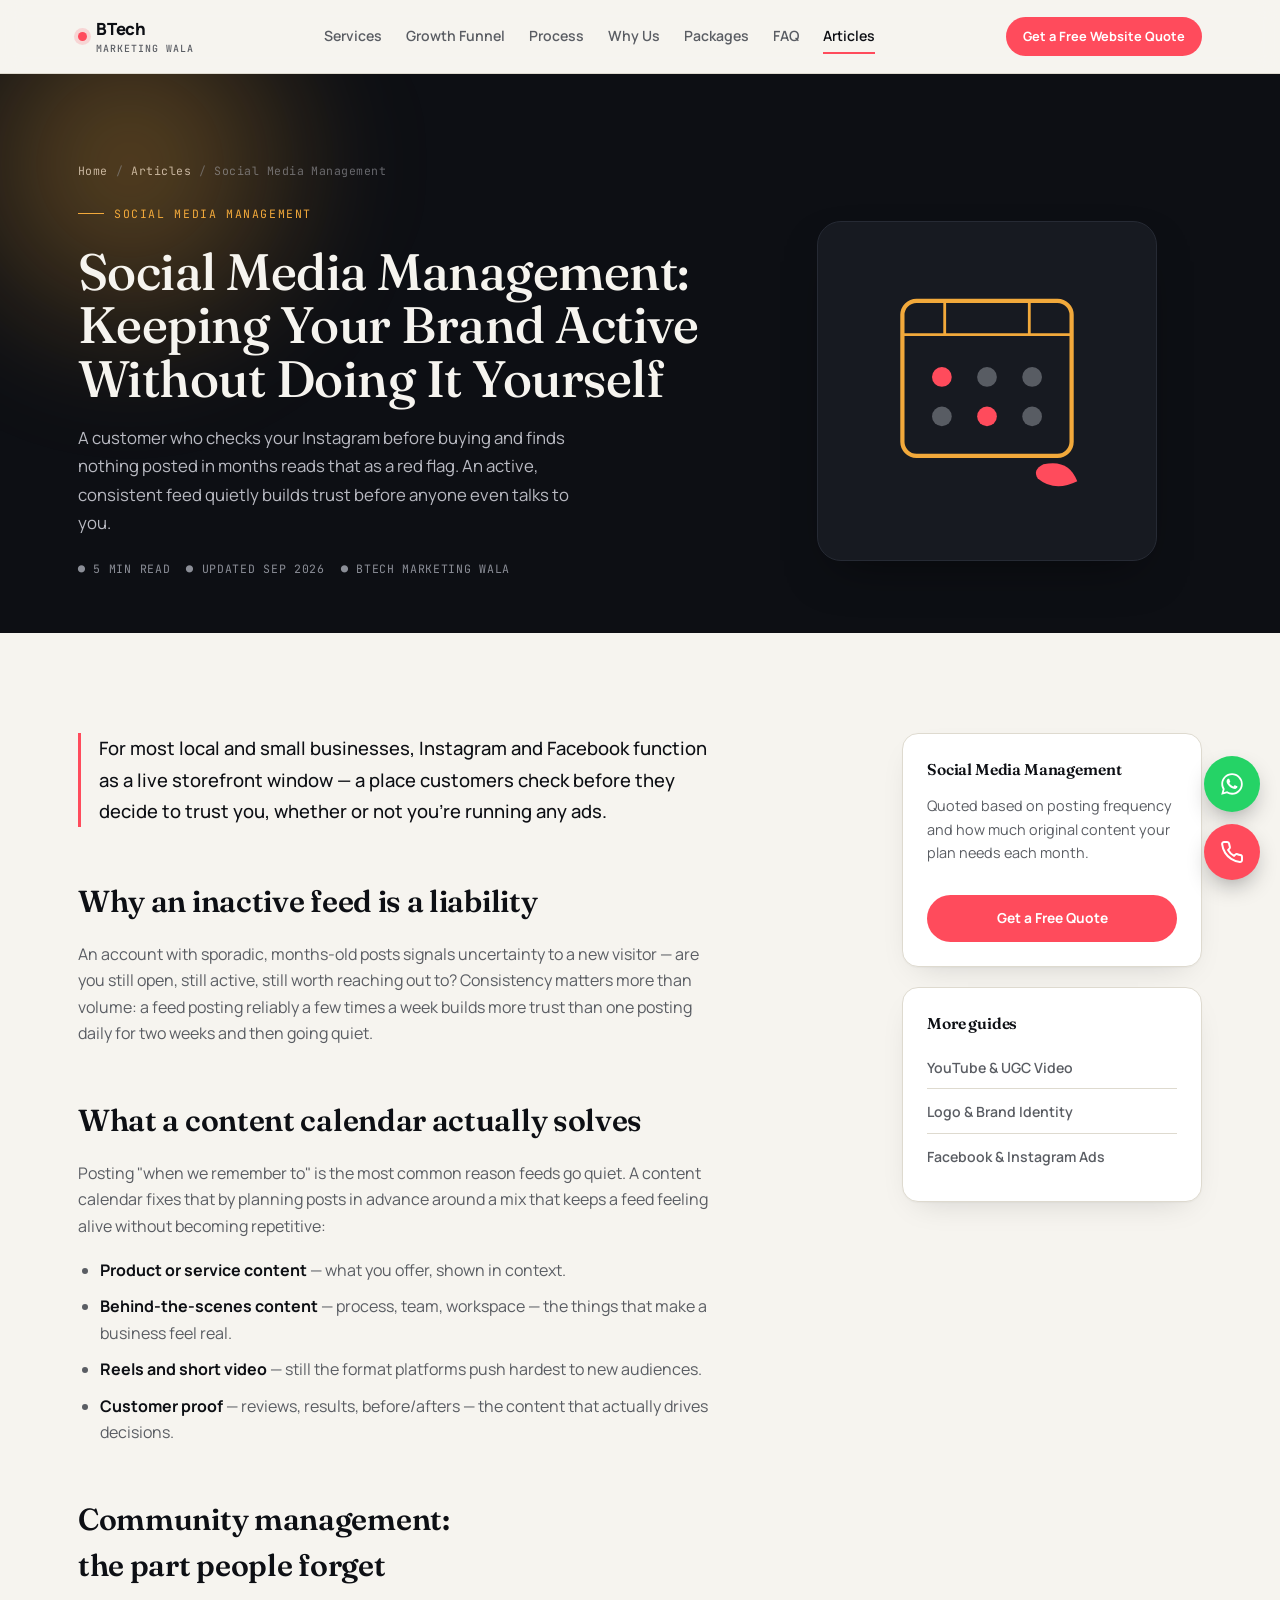
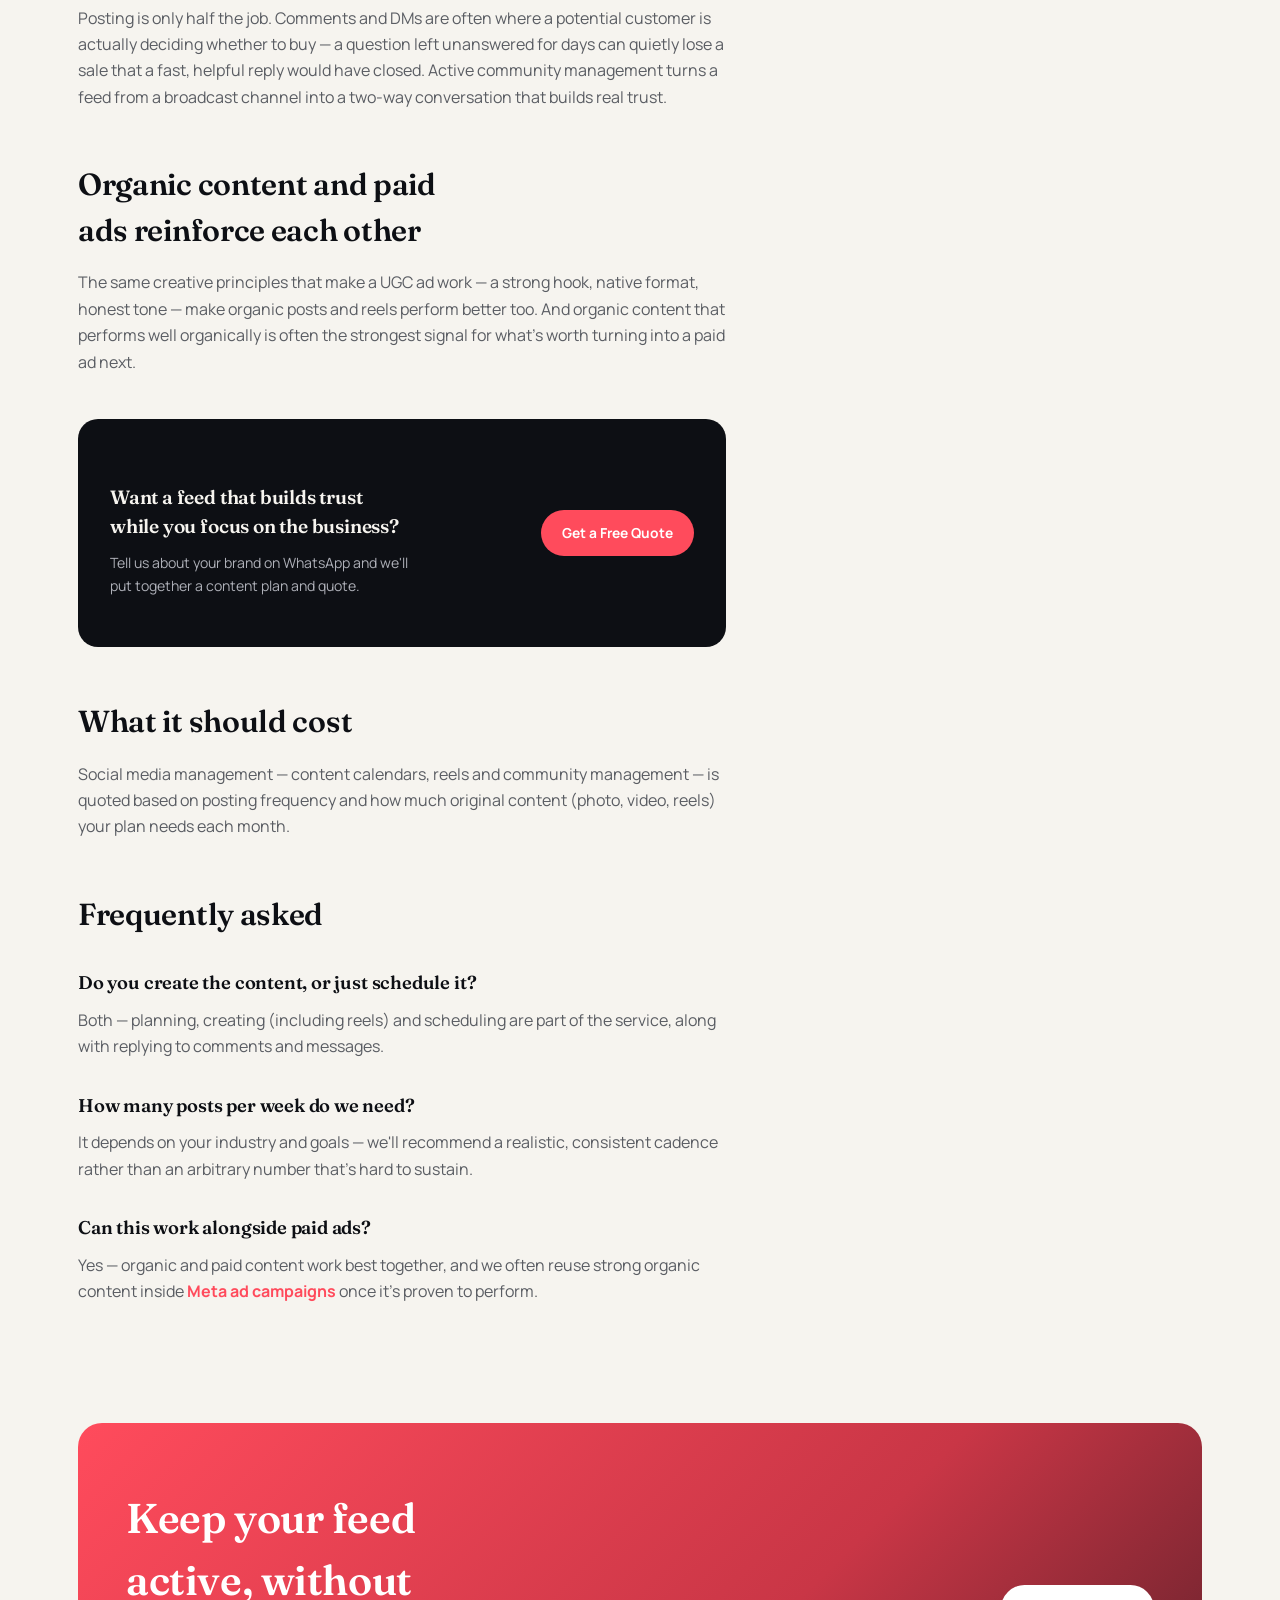
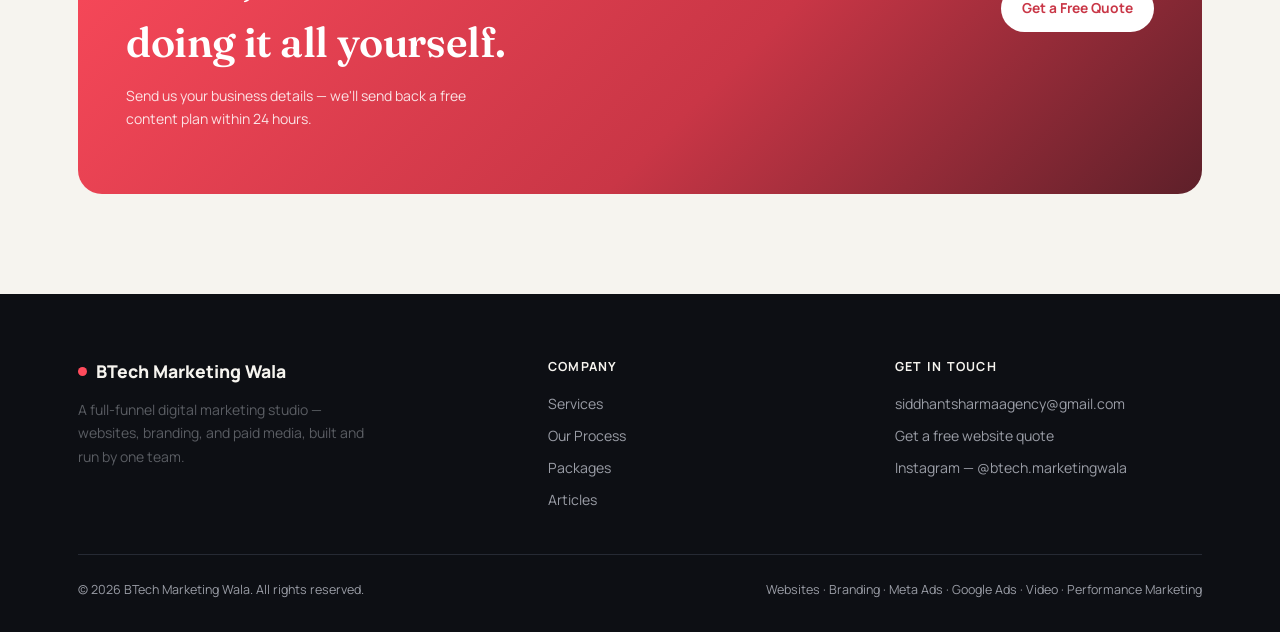
<file: articles/social-media-management.html>
<!DOCTYPE html>
<html lang="en-IN">
<head>
<meta charset="utf-8">
<meta name="viewport" content="width=device-width, initial-scale=1">
<title>Social Media Management: Keeping Your Brand Active Without Doing It Yourself | BTech Marketing Wala</title>
<meta name="description" content="A content calendar, consistent posting and real community management &mdash; what social media management actually involves, and why an inactive feed costs you trust.">
<meta name="robots" content="index, follow, max-image-preview:large">
<link rel="canonical" href="https://btechmarketingwala.in/articles/social-media-management.html">
<meta name="theme-color" content="#0D0F14">
<meta name="author" content="BTech Marketing Wala">
<link rel="icon" type="image/svg+xml" href="data:image/svg+xml,%3Csvg xmlns='http://www.w3.org/2000/svg' viewBox='0 0 32 32'%3E%3Crect width='32' height='32' rx='7' fill='%230D0F14'/%3E%3Ccircle cx='16' cy='16' r='7' fill='%23FF4B5C'/%3E%3C/svg%3E">

<meta property="og:site_name" content="BTech Marketing Wala">
<meta property="og:title" content="Social Media Management: Keeping Your Brand Active Without Doing It Yourself">
<meta property="og:description" content="What social media management actually involves, and why an inactive feed costs you trust.">
<meta property="og:type" content="article">
<meta property="og:url" content="https://btechmarketingwala.in/articles/social-media-management.html">
<meta property="og:locale" content="en_IN">
<meta property="og:image" content="https://btechmarketingwala.in/assets/og-image.png">

<meta name="twitter:card" content="summary_large_image">
<meta name="twitter:title" content="Social Media Management: Keeping Your Brand Active Without Doing It Yourself">
<meta name="twitter:description" content="Why an inactive feed costs you trust, and what proper management involves.">
<meta name="twitter:image" content="https://btechmarketingwala.in/assets/og-image.png">

<link rel="preconnect" href="https://fonts.googleapis.com">
<link rel="preconnect" href="https://fonts.gstatic.com" crossorigin>
<link rel="stylesheet" href="https://fonts.googleapis.com/css2?family=Fraunces:ital,opsz,wght@0,9..144,300..900;1,9..144,300..900&family=Manrope:wght@400;500;600;700;800&family=JetBrains+Mono:wght@400;500;600&display=swap">
<link rel="stylesheet" href="../assets/style.css">

<script type="application/ld+json">
{
  "@context": "https://schema.org",
  "@type": "Article",
  "headline": "Social Media Management: Keeping Your Brand Active Without Doing It Yourself",
  "description": "A content calendar, consistent posting and real community management — what social media management actually involves, and why an inactive feed costs you trust.",
  "author": { "@type": "Organization", "name": "BTech Marketing Wala", "url": "https://btechmarketingwala.in/" },
  "publisher": { "@type": "Organization", "name": "BTech Marketing Wala", "url": "https://btechmarketingwala.in/" },
  "mainEntityOfPage": "https://btechmarketingwala.in/articles/social-media-management.html",
  "datePublished": "2026-09-19",
  "dateModified": "2026-09-19"
}
</script>
</head>
<body>

<header class="nav">
  <div class="nav-inner">
    <a class="logo" href="../index.html#top">
      <span class="dot"></span>
      <span>BTech<small>MARKETING WALA</small></span>
    </a>
    <nav class="links">
      <a href="../index.html#services">Services</a>
      <a href="../index.html#funnel">Growth Funnel</a>
      <a href="../index.html#process">Process</a>
      <a href="../index.html#why">Why Us</a>
      <a href="../index.html#packages">Packages</a>
      <a href="../index.html#faq">FAQ</a>
      <a href="index.html" class="active">Articles</a>
    </nav>
    <a class="btn btn-primary btn-sm" href="https://wa.me/917291004406?text=Hi%2C%20I%27d%20like%20a%20free%20website%20quote" target="_blank" rel="noopener">Get a Free Website Quote</a>
    <button class="nav-toggle" id="navToggle" aria-label="Open menu" aria-expanded="false" aria-controls="mobileMenu">
      <span></span><span></span><span></span>
    </button>
  </div>
  <nav class="mobile-menu" id="mobileMenu">
    <a class="btn btn-primary" href="https://wa.me/917291004406?text=Hi%2C%20I%27d%20like%20a%20free%20website%20quote" target="_blank" rel="noopener">Get a Free Website Quote</a>
    <a href="../index.html#services">Services</a>
    <a href="../index.html#funnel">Growth Funnel</a>
    <a href="../index.html#process">Process</a>
    <a href="../index.html#why">Why Us</a>
    <a href="../index.html#packages">Packages</a>
    <a href="../index.html#faq">FAQ</a>
    <a href="index.html">Articles</a>
  </nav>
</header>

<main>
  <section class="hero article-hero">
    <div class="wrap">
      <div class="breadcrumb">
        <a href="../index.html#top">Home</a><span>/</span><a href="index.html">Articles</a><span>/</span>
        <span style="color:#B9BAC2;">Social Media Management</span>
      </div>
      <div class="article-hero-grid">
        <div>
          <div class="hero-eyebrow">Social Media Management</div>
          <h1>Social Media Management: Keeping Your Brand Active Without Doing It Yourself</h1>
          <p class="article-dek">A customer who checks your Instagram before buying and finds nothing posted in months reads that as a red flag. An active, consistent feed quietly builds trust before anyone even talks to you.</p>
          <div class="article-meta">
            <span>&#9679; 5 min read</span>
            <span>&#9679; Updated Sep 2026</span>
            <span>&#9679; BTech Marketing Wala</span>
          </div>
        </div>
        <div class="article-illus" aria-hidden="true">
          <svg viewBox="0 0 200 200" fill="none" xmlns="http://www.w3.org/2000/svg">
            <rect x="40" y="36" width="120" height="110" rx="10" stroke="#F2A93B" stroke-width="3"/>
            <line x1="40" y1="60" x2="160" y2="60" stroke="#F2A93B" stroke-width="2"/>
            <line x1="70" y1="36" x2="70" y2="60" stroke="#F2A93B" stroke-width="2"/>
            <line x1="130" y1="36" x2="130" y2="60" stroke="#F2A93B" stroke-width="2"/>
            <circle cx="68" cy="90" r="7" fill="#FF4B5C"/>
            <circle cx="100" cy="90" r="7" fill="#9A9DA6" opacity=".5"/>
            <circle cx="132" cy="90" r="7" fill="#9A9DA6" opacity=".5"/>
            <circle cx="68" cy="118" r="7" fill="#9A9DA6" opacity=".5"/>
            <circle cx="100" cy="118" r="7" fill="#FF4B5C"/>
            <circle cx="132" cy="118" r="7" fill="#9A9DA6" opacity=".5"/>
            <path d="M140 152 q18-4 24 12 q-16 8-28-2 q-4-6 4-10z" fill="#FF4B5C"/>
          </svg>
        </div>
      </div>
    </div>
  </section>

  <section class="sec-pad">
    <div class="wrap">
      <div class="article-layout">
        <div class="prose">
          <p class="lede">For most local and small businesses, Instagram and Facebook function as a live storefront window &mdash; a place customers check before they decide to trust you, whether or not you're running any ads.</p>

          <h2>Why an inactive feed is a liability</h2>
          <p>An account with sporadic, months-old posts signals uncertainty to a new visitor &mdash; are you still open, still active, still worth reaching out to? Consistency matters more than volume: a feed posting reliably a few times a week builds more trust than one posting daily for two weeks and then going quiet.</p>

          <h2>What a content calendar actually solves</h2>
          <p>Posting "when we remember to" is the most common reason feeds go quiet. A content calendar fixes that by planning posts in advance around a mix that keeps a feed feeling alive without becoming repetitive:</p>
          <ul>
            <li><strong>Product or service content</strong> &mdash; what you offer, shown in context.</li>
            <li><strong>Behind-the-scenes content</strong> &mdash; process, team, workspace &mdash; the things that make a business feel real.</li>
            <li><strong>Reels and short video</strong> &mdash; still the format platforms push hardest to new audiences.</li>
            <li><strong>Customer proof</strong> &mdash; reviews, results, before/afters &mdash; the content that actually drives decisions.</li>
          </ul>

          <h2>Community management: the part people forget</h2>
          <p>Posting is only half the job. Comments and DMs are often where a potential customer is actually deciding whether to buy &mdash; a question left unanswered for days can quietly lose a sale that a fast, helpful reply would have closed. Active community management turns a feed from a broadcast channel into a two-way conversation that builds real trust.</p>

          <h2>Organic content and paid ads reinforce each other</h2>
          <p>The same creative principles that make a UGC ad work &mdash; a strong hook, native format, honest tone &mdash; make organic posts and reels perform better too. And organic content that performs well organically is often the strongest signal for what's worth turning into a paid ad next.</p>

          <div class="article-cta-inline reveal-up">
            <div>
              <h3>Want a feed that builds trust while you focus on the business?</h3>
              <p>Tell us about your brand on WhatsApp and we'll put together a content plan and quote.</p>
            </div>
            <a class="btn btn-primary" href="https://wa.me/917291004406?text=Hi%2C%20I%27d%20like%20a%20quote%20for%20Social%20Media%20Management" target="_blank" rel="noopener">Get a Free Quote</a>
          </div>

          <h2>What it should cost</h2>
          <p>Social media management &mdash; content calendars, reels and community management &mdash; is quoted based on posting frequency and how much original content (photo, video, reels) your plan needs each month.</p>

          <h2>Frequently asked</h2>
          <h3>Do you create the content, or just schedule it?</h3>
          <p>Both &mdash; planning, creating (including reels) and scheduling are part of the service, along with replying to comments and messages.</p>
          <h3>How many posts per week do we need?</h3>
          <p>It depends on your industry and goals &mdash; we'll recommend a realistic, consistent cadence rather than an arbitrary number that's hard to sustain.</p>
          <h3>Can this work alongside paid ads?</h3>
          <p>Yes &mdash; organic and paid content work best together, and we often reuse strong organic content inside <a href="facebook-instagram-ads.html" style="color:var(--accent); font-weight:700;">Meta ad campaigns</a> once it's proven to perform.</p>
        </div>

        <aside class="article-side">
          <div class="side-card reveal-up">
            <h4>Social Media Management</h4>
            <p style="margin-top:2px; font-size:.9rem;">Quoted based on posting frequency and how much original content your plan needs each month.</p>
            <a class="btn btn-primary" style="width:100%; justify-content:center; margin-top:14px;" href="https://wa.me/917291004406?text=Hi%2C%20I%27d%20like%20a%20quote%20for%20Social%20Media%20Management" target="_blank" rel="noopener">Get a Free Quote</a>
          </div>
          <div class="side-card reveal-up">
            <h4>More guides</h4>
            <div class="side-links">
              <a href="youtube-ugc-video.html">YouTube &amp; UGC Video</a>
              <a href="logo-brand-identity.html">Logo &amp; Brand Identity</a>
              <a href="facebook-instagram-ads.html">Facebook &amp; Instagram Ads</a>
            </div>
          </div>
        </aside>
      </div>
    </div>
  </section>

  <section class="sec-pad" style="padding-top:0;">
    <div class="wrap">
      <div class="cta-banner reveal-up">
        <div>
          <h2>Keep your feed active, without doing it all yourself.</h2>
          <p>Send us your business details &mdash; we'll send back a free content plan within 24 hours.</p>
        </div>
        <a class="btn btn-primary" href="https://wa.me/917291004406?text=Hi%2C%20I%27d%20like%20a%20quote%20for%20Social%20Media%20Management" target="_blank" rel="noopener">Get a Free Quote</a>
      </div>
    </div>
  </section>
</main>

<div class="float-contact">
  <a class="float-btn whatsapp" href="https://wa.me/917291004406?text=Hi%2C%20I%27d%20like%20a%20free%20website%20quote" target="_blank" rel="noopener" aria-label="Chat with us on WhatsApp">
    <svg width="26" height="26" viewBox="0 0 24 24" fill="currentColor" aria-hidden="true" focusable="false"><path d="M12.04 2C6.58 2 2.13 6.45 2.13 11.91c0 1.75.46 3.45 1.32 4.95L2.05 22l5.25-1.38a9.9 9.9 0 0 0 4.74 1.21h.01c5.46 0 9.9-4.45 9.9-9.91C21.95 6.45 17.5 2 12.04 2zm0 18.06h-.01a8.2 8.2 0 0 1-4.18-1.14l-.3-.18-3.12.82.83-3.04-.2-.31a8.16 8.16 0 0 1-1.26-4.3c0-4.52 3.68-8.2 8.24-8.2 2.2 0 4.27.86 5.83 2.42a8.15 8.15 0 0 1 2.41 5.79c0 4.52-3.68 8.14-8.24 8.14zm4.52-6.14c-.25-.12-1.46-.72-1.69-.8-.23-.08-.39-.12-.56.12-.17.25-.64.8-.78.96-.14.17-.29.19-.53.06-.25-.12-1.05-.39-2-1.23-.74-.66-1.24-1.47-1.39-1.72-.14-.25-.02-.38.11-.51.11-.11.25-.29.37-.43.12-.14.16-.25.25-.41.08-.17.04-.31-.02-.43-.06-.12-.56-1.35-.77-1.85-.2-.48-.41-.42-.56-.42h-.48c-.17 0-.43.06-.66.31-.23.25-.86.84-.86 2.05 0 1.21.88 2.38 1 2.54.12.17 1.74 2.66 4.22 3.73.59.25 1.05.4 1.41.52.59.19 1.13.16 1.55.1.47-.07 1.46-.6 1.67-1.17.2-.58.2-1.08.14-1.18-.06-.11-.23-.17-.48-.29z"/></svg>
  </a>
  <a class="float-btn call" href="tel:+917291004406" aria-label="Call us">
    <svg width="24" height="24" viewBox="0 0 24 24" fill="none" stroke="currentColor" stroke-width="2" stroke-linecap="round" stroke-linejoin="round" aria-hidden="true" focusable="false"><path d="M22 16.92v3a2 2 0 0 1-2.18 2 19.79 19.79 0 0 1-8.63-3.07 19.5 19.5 0 0 1-6-6 19.79 19.79 0 0 1-3.07-8.67A2 2 0 0 1 4.11 2h3a2 2 0 0 1 2 1.72c.127.96.361 1.903.7 2.81a2 2 0 0 1-.45 2.11L8.09 9.91a16 16 0 0 0 6 6l1.27-1.27a2 2 0 0 1 2.11-.45c.907.339 1.85.573 2.81.7A2 2 0 0 1 22 16.92z"/></svg>
  </a>
</div>

<footer>
  <div class="wrap">
    <div class="foot-grid">
      <div>
        <div class="foot-logo"><span class="dot" style="width:9px;height:9px;border-radius:50%;background:var(--coral);display:inline-block;"></span> BTech Marketing Wala</div>
        <p style="max-width:34ch;">A full-funnel digital marketing studio &mdash; websites, branding, and paid media, built and run by one team.</p>
      </div>
      <div>
        <h4>Company</h4>
        <div class="flinks">
          <a href="../index.html#services">Services</a>
          <a href="../index.html#process">Our Process</a>
          <a href="../index.html#packages">Packages</a>
          <a href="index.html">Articles</a>
        </div>
      </div>
      <div>
        <h4>Get in touch</h4>
        <div class="flinks">
          <a href="mailto:siddhantsharmaagency@gmail.com">siddhantsharmaagency@gmail.com</a>
          <a href="https://wa.me/917291004406?text=Hi%2C%20I%27d%20like%20a%20free%20website%20quote" target="_blank" rel="noopener">Get a free website quote</a>
          <a href="https://www.instagram.com/btech.marketingwala/" target="_blank" rel="noopener">Instagram &mdash; @btech.marketingwala</a>
        </div>
      </div>
    </div>
    <div class="foot-bottom">
      <span>&copy; <span id="yr"></span> BTech Marketing Wala. All rights reserved.</span>
      <span>Websites &middot; Branding &middot; Meta Ads &middot; Google Ads &middot; Video &middot; Performance Marketing</span>
    </div>
  </div>
</footer>

<script src="../assets/site.js"></script>
</body>
</html>
</file>
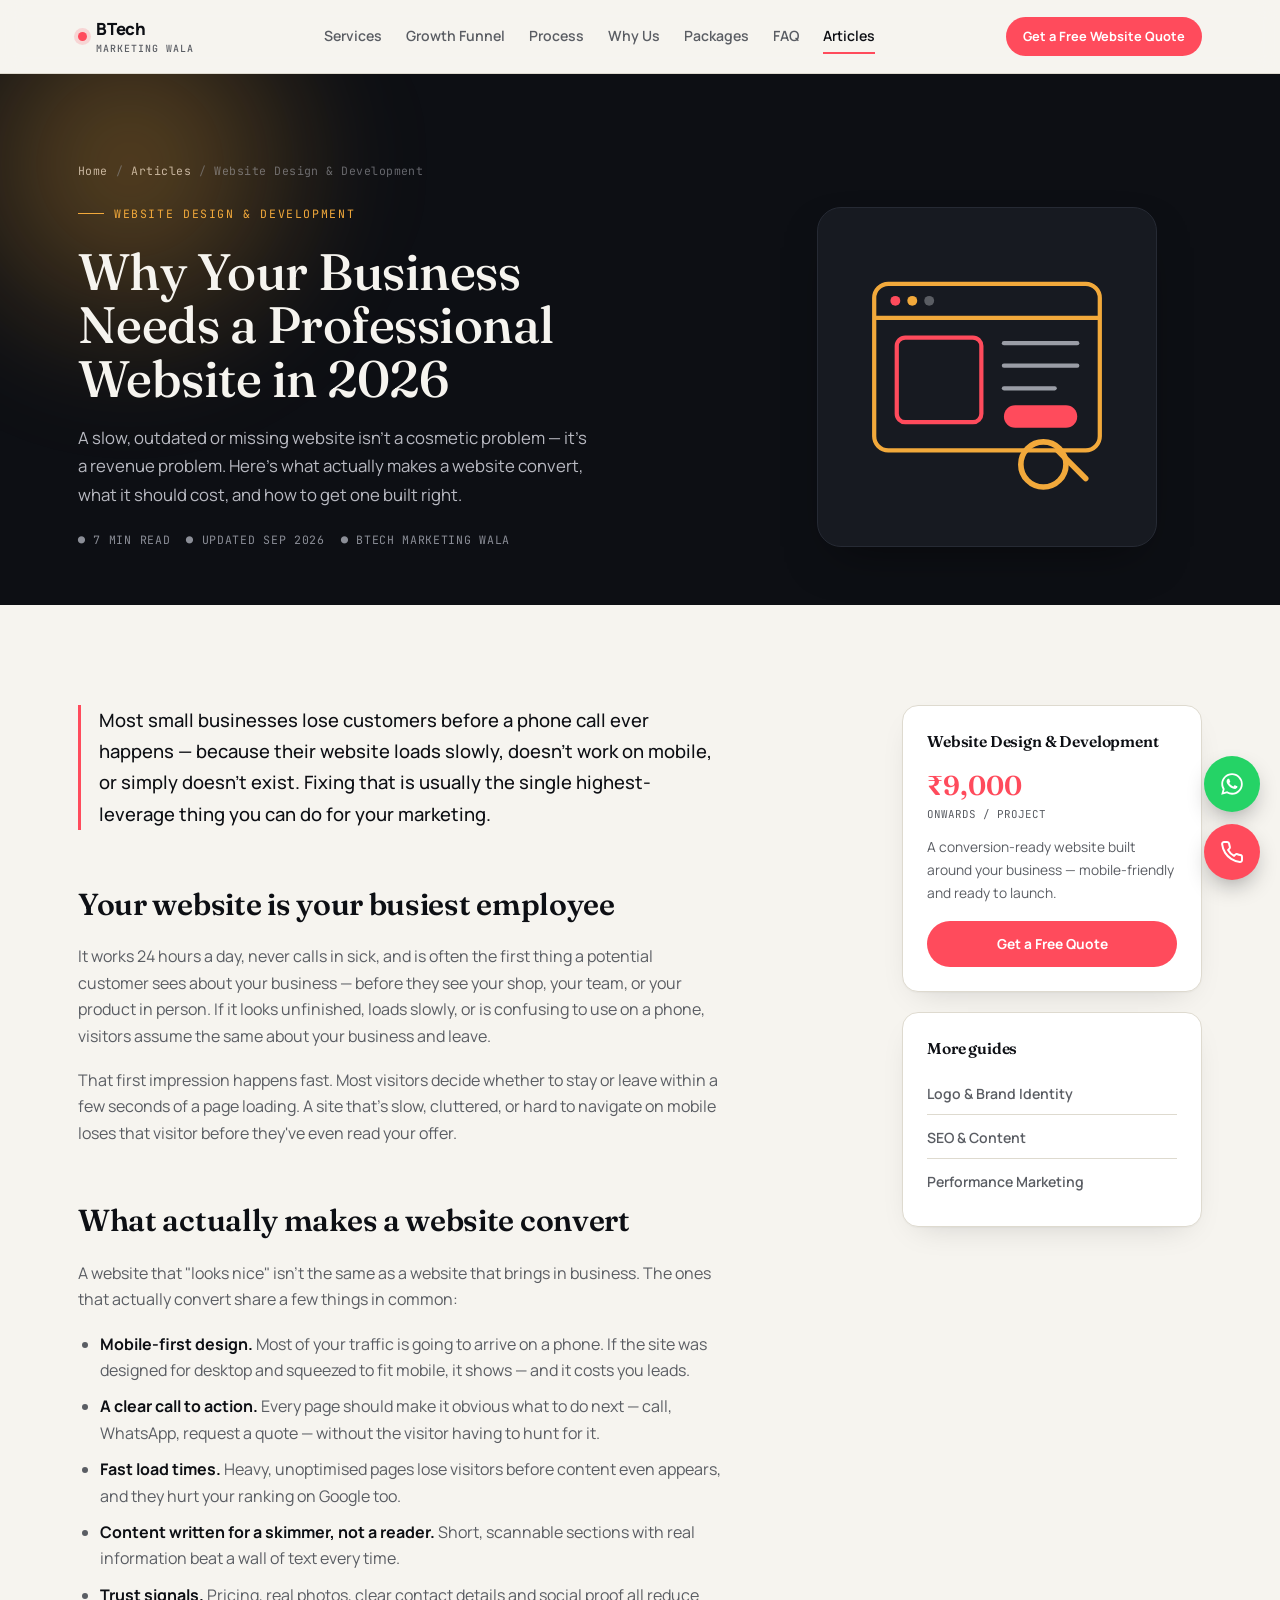
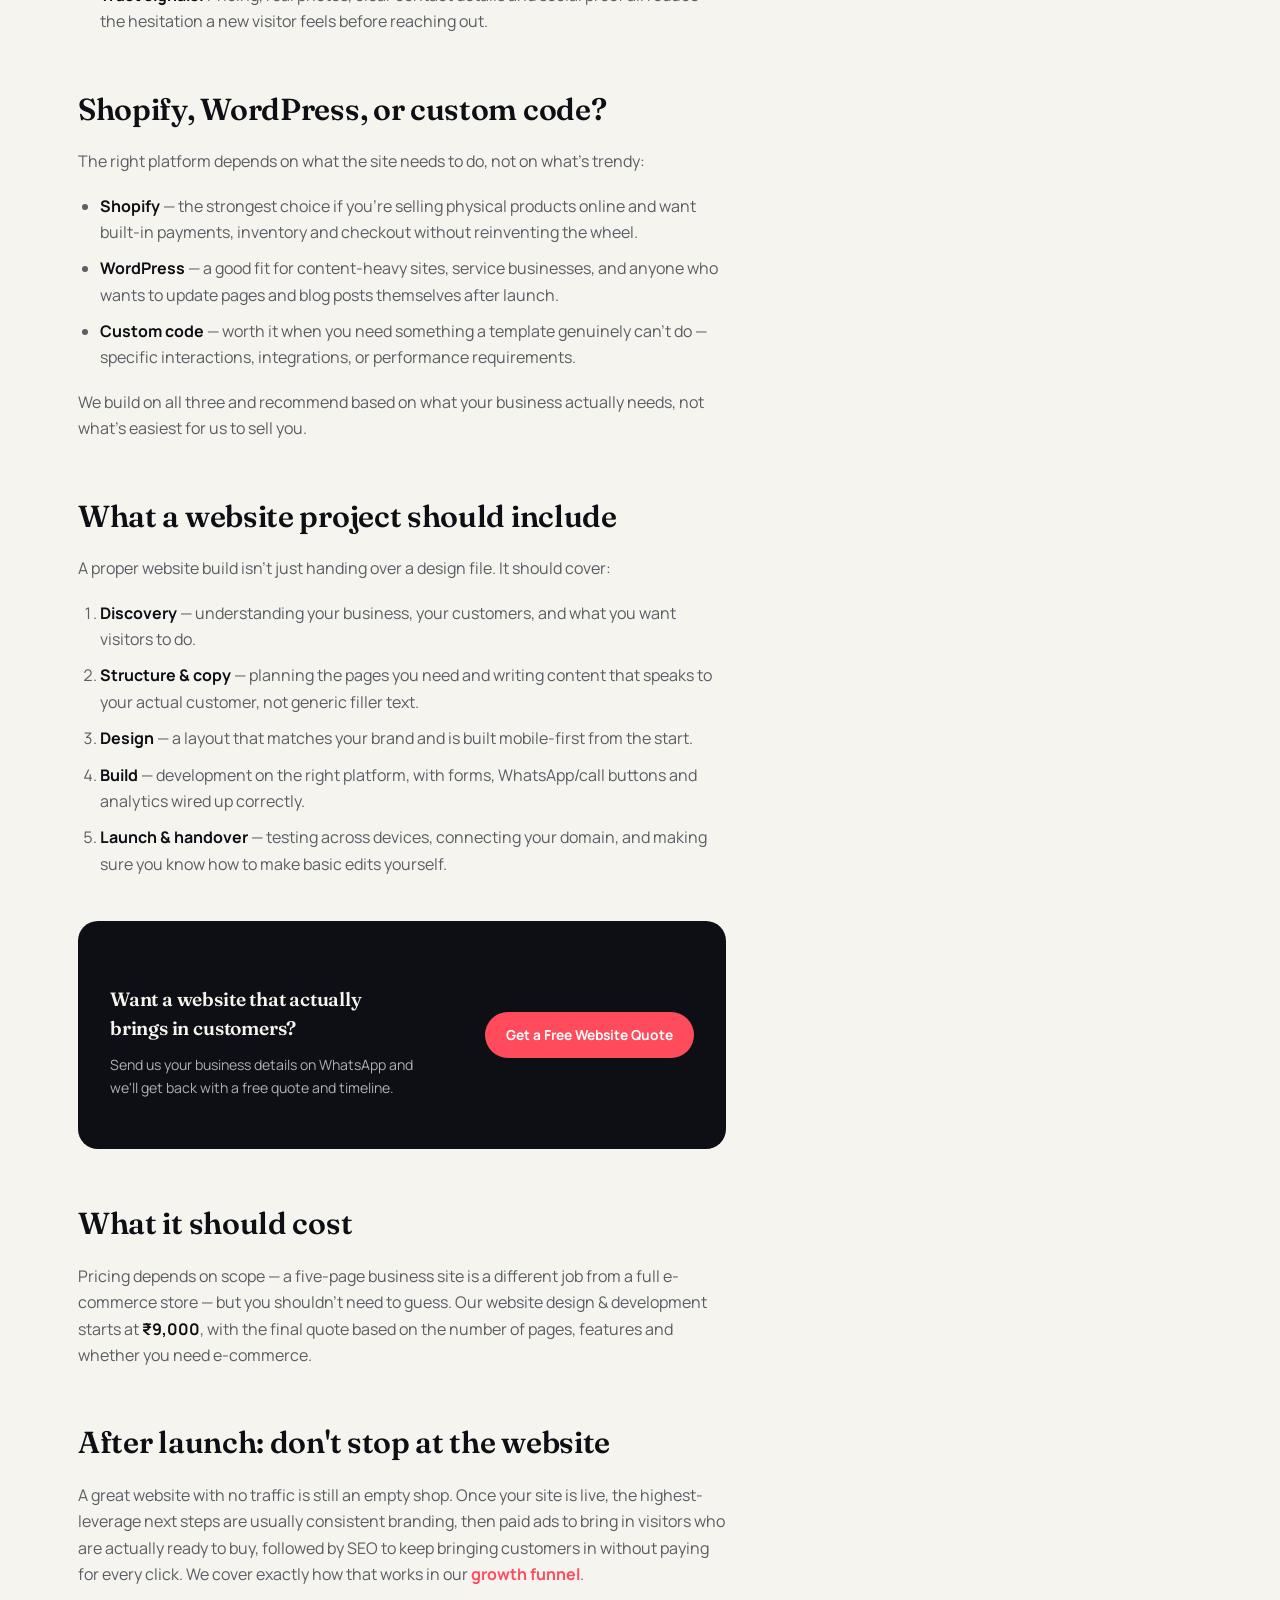
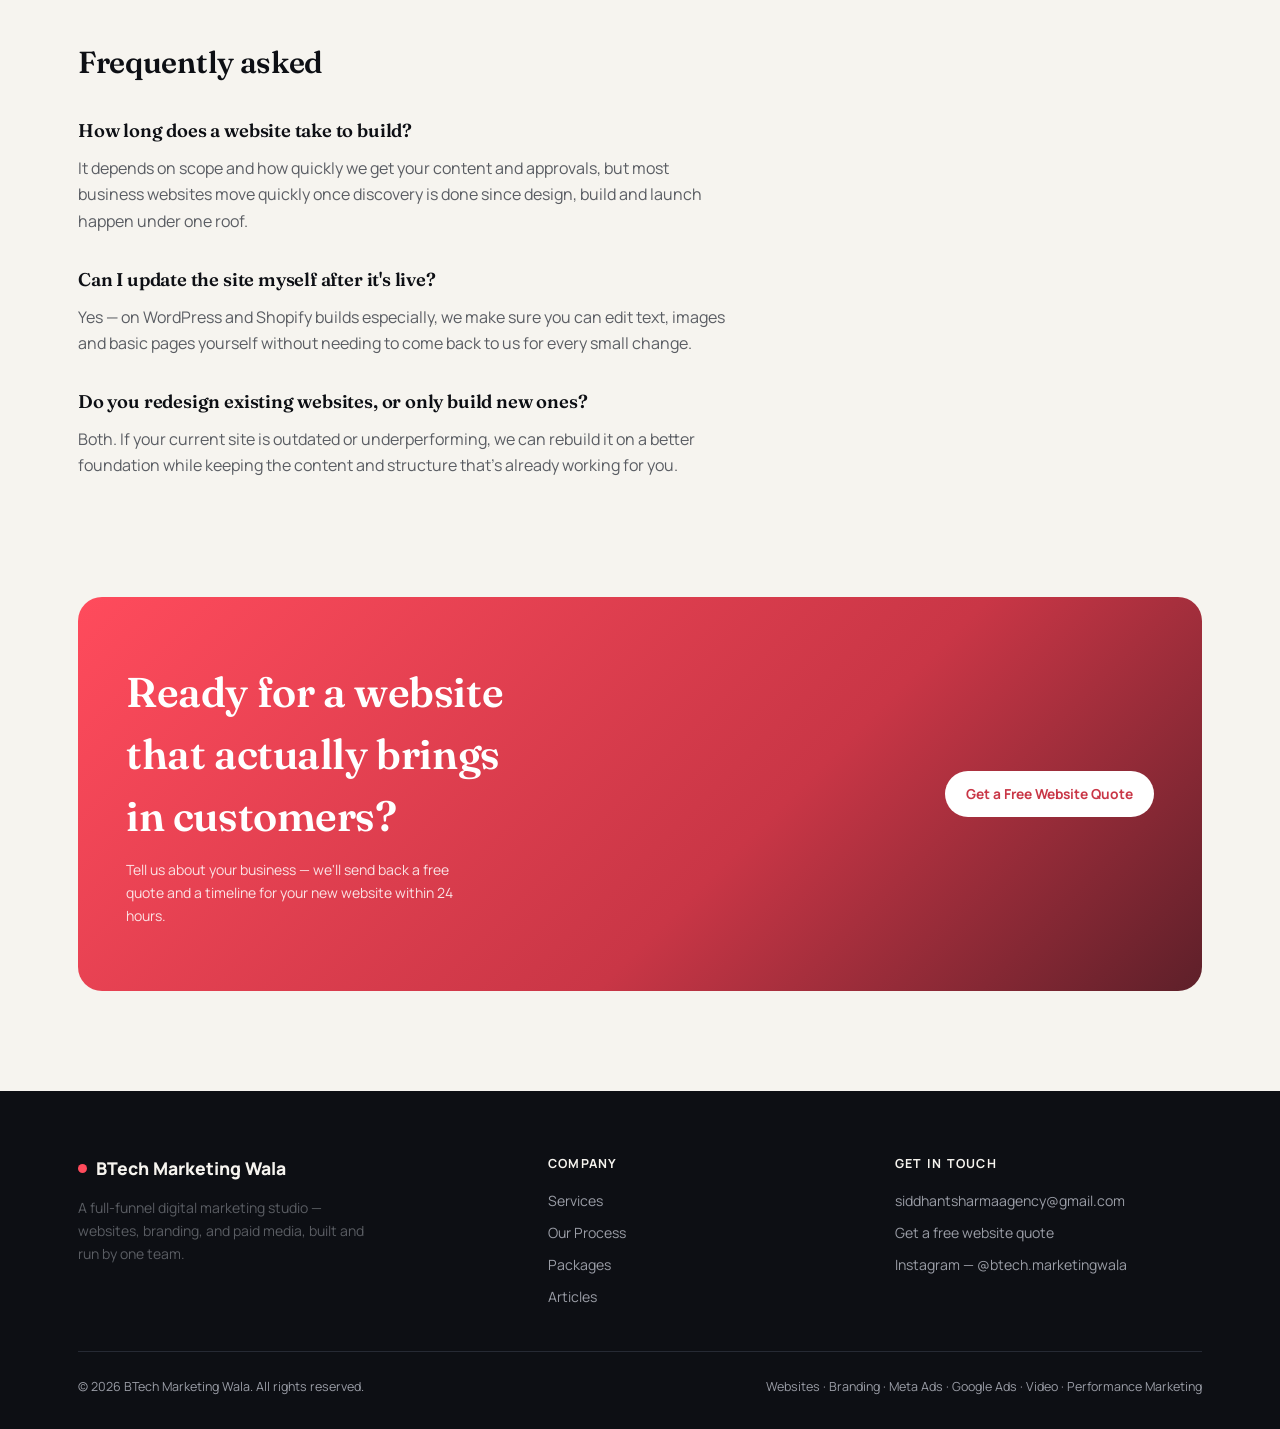
<file: articles/website-design-development.html>
<!DOCTYPE html>
<html lang="en-IN">
<head>
<meta charset="utf-8">
<meta name="viewport" content="width=device-width, initial-scale=1">
<title>Why Your Business Needs a Professional Website in 2026 | BTech Marketing Wala</title>
<meta name="description" content="A slow, outdated or missing website is costing you customers every day. Here's what actually makes a website convert, what it should cost, and how to get one built right.">
<meta name="robots" content="index, follow, max-image-preview:large">
<link rel="canonical" href="https://btechmarketingwala.in/articles/website-design-development.html">
<meta name="theme-color" content="#0D0F14">
<meta name="author" content="BTech Marketing Wala">
<link rel="icon" type="image/svg+xml" href="data:image/svg+xml,%3Csvg xmlns='http://www.w3.org/2000/svg' viewBox='0 0 32 32'%3E%3Crect width='32' height='32' rx='7' fill='%230D0F14'/%3E%3Ccircle cx='16' cy='16' r='7' fill='%23FF4B5C'/%3E%3C/svg%3E">

<meta property="og:site_name" content="BTech Marketing Wala">
<meta property="og:title" content="Why Your Business Needs a Professional Website in 2026">
<meta property="og:description" content="A slow, outdated or missing website is costing you customers every day. Here's what actually makes a website convert, what it should cost, and how to get one built right.">
<meta property="og:type" content="article">
<meta property="og:url" content="https://btechmarketingwala.in/articles/website-design-development.html">
<meta property="og:locale" content="en_IN">
<meta property="og:image" content="https://btechmarketingwala.in/assets/og-image.png">

<meta name="twitter:card" content="summary_large_image">
<meta name="twitter:title" content="Why Your Business Needs a Professional Website in 2026">
<meta name="twitter:description" content="What actually makes a website convert, what it should cost, and how to get one built right.">
<meta name="twitter:image" content="https://btechmarketingwala.in/assets/og-image.png">

<link rel="preconnect" href="https://fonts.googleapis.com">
<link rel="preconnect" href="https://fonts.gstatic.com" crossorigin>
<link rel="stylesheet" href="https://fonts.googleapis.com/css2?family=Fraunces:ital,opsz,wght@0,9..144,300..900;1,9..144,300..900&family=Manrope:wght@400;500;600;700;800&family=JetBrains+Mono:wght@400;500;600&display=swap">
<link rel="stylesheet" href="../assets/style.css">

<script type="application/ld+json">
{
  "@context": "https://schema.org",
  "@type": "Article",
  "headline": "Why Your Business Needs a Professional Website in 2026",
  "description": "A slow, outdated or missing website is costing you customers every day. Here's what actually makes a website convert, what it should cost, and how to get one built right.",
  "author": { "@type": "Organization", "name": "BTech Marketing Wala", "url": "https://btechmarketingwala.in/" },
  "publisher": { "@type": "Organization", "name": "BTech Marketing Wala", "url": "https://btechmarketingwala.in/" },
  "mainEntityOfPage": "https://btechmarketingwala.in/articles/website-design-development.html",
  "datePublished": "2026-09-19",
  "dateModified": "2026-09-19"
}
</script>
</head>
<body>

<header class="nav">
  <div class="nav-inner">
    <a class="logo" href="../index.html#top">
      <span class="dot"></span>
      <span>BTech<small>MARKETING WALA</small></span>
    </a>
    <nav class="links">
      <a href="../index.html#services">Services</a>
      <a href="../index.html#funnel">Growth Funnel</a>
      <a href="../index.html#process">Process</a>
      <a href="../index.html#why">Why Us</a>
      <a href="../index.html#packages">Packages</a>
      <a href="../index.html#faq">FAQ</a>
      <a href="index.html" class="active">Articles</a>
    </nav>
    <a class="btn btn-primary btn-sm" href="https://wa.me/917291004406?text=Hi%2C%20I%27d%20like%20a%20free%20website%20quote" target="_blank" rel="noopener">Get a Free Website Quote</a>
    <button class="nav-toggle" id="navToggle" aria-label="Open menu" aria-expanded="false" aria-controls="mobileMenu">
      <span></span><span></span><span></span>
    </button>
  </div>
  <nav class="mobile-menu" id="mobileMenu">
    <a class="btn btn-primary" href="https://wa.me/917291004406?text=Hi%2C%20I%27d%20like%20a%20free%20website%20quote" target="_blank" rel="noopener">Get a Free Website Quote</a>
    <a href="../index.html#services">Services</a>
    <a href="../index.html#funnel">Growth Funnel</a>
    <a href="../index.html#process">Process</a>
    <a href="../index.html#why">Why Us</a>
    <a href="../index.html#packages">Packages</a>
    <a href="../index.html#faq">FAQ</a>
    <a href="index.html">Articles</a>
  </nav>
</header>

<main>
  <section class="hero article-hero">
    <div class="wrap">
      <div class="breadcrumb">
        <a href="../index.html#top">Home</a><span>/</span><a href="index.html">Articles</a><span>/</span>
        <span style="color:#B9BAC2;">Website Design &amp; Development</span>
      </div>
      <div class="article-hero-grid">
        <div>
          <div class="hero-eyebrow">Website Design &amp; Development</div>
          <h1>Why Your Business Needs a Professional Website in 2026</h1>
          <p class="article-dek">A slow, outdated or missing website isn't a cosmetic problem &mdash; it's a revenue problem. Here's what actually makes a website convert, what it should cost, and how to get one built right.</p>
          <div class="article-meta">
            <span>&#9679; 7 min read</span>
            <span>&#9679; Updated Sep 2026</span>
            <span>&#9679; BTech Marketing Wala</span>
          </div>
        </div>
        <div class="article-illus" aria-hidden="true">
          <svg viewBox="0 0 200 200" fill="none" xmlns="http://www.w3.org/2000/svg">
            <rect x="20" y="34" width="160" height="118" rx="10" stroke="#F2A93B" stroke-width="3"/>
            <line x1="20" y1="58" x2="180" y2="58" stroke="#F2A93B" stroke-width="3"/>
            <circle cx="35" cy="46" r="3.5" fill="#FF4B5C"/>
            <circle cx="47" cy="46" r="3.5" fill="#F2A93B"/>
            <circle cx="59" cy="46" r="3.5" fill="#5A5D63"/>
            <rect x="36" y="72" width="60" height="60" rx="6" stroke="#FF4B5C" stroke-width="3"/>
            <line x1="112" y1="76" x2="164" y2="76" stroke="#9A9DA6" stroke-width="3" stroke-linecap="round"/>
            <line x1="112" y1="92" x2="164" y2="92" stroke="#9A9DA6" stroke-width="3" stroke-linecap="round"/>
            <line x1="112" y1="108" x2="148" y2="108" stroke="#9A9DA6" stroke-width="3" stroke-linecap="round"/>
            <rect x="112" y="120" width="52" height="16" rx="8" fill="#FF4B5C"/>
            <path d="M150 152 L170 172" stroke="#F2A93B" stroke-width="4" stroke-linecap="round"/>
            <circle cx="140" cy="162" r="16" stroke="#F2A93B" stroke-width="4"/>
          </svg>
        </div>
      </div>
    </div>
  </section>

  <section class="sec-pad">
    <div class="wrap">
      <div class="article-layout">
        <div class="prose">
          <p class="lede">Most small businesses lose customers before a phone call ever happens &mdash; because their website loads slowly, doesn't work on mobile, or simply doesn't exist. Fixing that is usually the single highest-leverage thing you can do for your marketing.</p>

          <h2>Your website is your busiest employee</h2>
          <p>It works 24 hours a day, never calls in sick, and is often the first thing a potential customer sees about your business &mdash; before they see your shop, your team, or your product in person. If it looks unfinished, loads slowly, or is confusing to use on a phone, visitors assume the same about your business and leave.</p>
          <p>That first impression happens fast. Most visitors decide whether to stay or leave within a few seconds of a page loading. A site that's slow, cluttered, or hard to navigate on mobile loses that visitor before they've even read your offer.</p>

          <h2>What actually makes a website convert</h2>
          <p>A website that "looks nice" isn't the same as a website that brings in business. The ones that actually convert share a few things in common:</p>
          <ul>
            <li><strong>Mobile-first design.</strong> Most of your traffic is going to arrive on a phone. If the site was designed for desktop and squeezed to fit mobile, it shows &mdash; and it costs you leads.</li>
            <li><strong>A clear call to action.</strong> Every page should make it obvious what to do next &mdash; call, WhatsApp, request a quote &mdash; without the visitor having to hunt for it.</li>
            <li><strong>Fast load times.</strong> Heavy, unoptimised pages lose visitors before content even appears, and they hurt your ranking on Google too.</li>
            <li><strong>Content written for a skimmer, not a reader.</strong> Short, scannable sections with real information beat a wall of text every time.</li>
            <li><strong>Trust signals.</strong> Pricing, real photos, clear contact details and social proof all reduce the hesitation a new visitor feels before reaching out.</li>
          </ul>

          <h2>Shopify, WordPress, or custom code?</h2>
          <p>The right platform depends on what the site needs to do, not on what's trendy:</p>
          <ul>
            <li><strong>Shopify</strong> &mdash; the strongest choice if you're selling physical products online and want built-in payments, inventory and checkout without reinventing the wheel.</li>
            <li><strong>WordPress</strong> &mdash; a good fit for content-heavy sites, service businesses, and anyone who wants to update pages and blog posts themselves after launch.</li>
            <li><strong>Custom code</strong> &mdash; worth it when you need something a template genuinely can't do &mdash; specific interactions, integrations, or performance requirements.</li>
          </ul>
          <p>We build on all three and recommend based on what your business actually needs, not what's easiest for us to sell you.</p>

          <h2>What a website project should include</h2>
          <p>A proper website build isn't just handing over a design file. It should cover:</p>
          <ol>
            <li><strong>Discovery</strong> &mdash; understanding your business, your customers, and what you want visitors to do.</li>
            <li><strong>Structure &amp; copy</strong> &mdash; planning the pages you need and writing content that speaks to your actual customer, not generic filler text.</li>
            <li><strong>Design</strong> &mdash; a layout that matches your brand and is built mobile-first from the start.</li>
            <li><strong>Build</strong> &mdash; development on the right platform, with forms, WhatsApp/call buttons and analytics wired up correctly.</li>
            <li><strong>Launch &amp; handover</strong> &mdash; testing across devices, connecting your domain, and making sure you know how to make basic edits yourself.</li>
          </ol>

          <div class="article-cta-inline reveal-up">
            <div>
              <h3>Want a website that actually brings in customers?</h3>
              <p>Send us your business details on WhatsApp and we'll get back with a free quote and timeline.</p>
            </div>
            <a class="btn btn-primary" href="https://wa.me/917291004406?text=Hi%2C%20I%27d%20like%20a%20free%20website%20quote" target="_blank" rel="noopener">Get a Free Website Quote</a>
          </div>

          <h2>What it should cost</h2>
          <p>Pricing depends on scope &mdash; a five-page business site is a different job from a full e-commerce store &mdash; but you shouldn't need to guess. Our website design &amp; development starts at <strong>&#8377;9,000</strong>, with the final quote based on the number of pages, features and whether you need e-commerce.</p>

          <h2>After launch: don't stop at the website</h2>
          <p>A great website with no traffic is still an empty shop. Once your site is live, the highest-leverage next steps are usually consistent branding, then paid ads to bring in visitors who are actually ready to buy, followed by SEO to keep bringing customers in without paying for every click. We cover exactly how that works in our <a href="../index.html#funnel" style="color:var(--accent); font-weight:700;">growth funnel</a>.</p>

          <h2>Frequently asked</h2>
          <h3>How long does a website take to build?</h3>
          <p>It depends on scope and how quickly we get your content and approvals, but most business websites move quickly once discovery is done since design, build and launch happen under one roof.</p>
          <h3>Can I update the site myself after it's live?</h3>
          <p>Yes &mdash; on WordPress and Shopify builds especially, we make sure you can edit text, images and basic pages yourself without needing to come back to us for every small change.</p>
          <h3>Do you redesign existing websites, or only build new ones?</h3>
          <p>Both. If your current site is outdated or underperforming, we can rebuild it on a better foundation while keeping the content and structure that's already working for you.</p>
        </div>

        <aside class="article-side">
          <div class="side-card reveal-up">
            <h4>Website Design &amp; Development</h4>
            <div class="amt mono">&#8377;9,000</div>
            <div class="unit">onwards / project</div>
            <p style="margin-top:14px;">A conversion-ready website built around your business &mdash; mobile-friendly and ready to launch.</p>
            <a class="btn btn-primary" style="width:100%; justify-content:center;" href="https://wa.me/917291004406?text=Hi%2C%20I%27d%20like%20a%20free%20website%20quote" target="_blank" rel="noopener">Get a Free Quote</a>
          </div>
          <div class="side-card reveal-up">
            <h4>More guides</h4>
            <div class="side-links">
              <a href="logo-brand-identity.html">Logo &amp; Brand Identity</a>
              <a href="seo-content.html">SEO &amp; Content</a>
              <a href="performance-marketing.html">Performance Marketing</a>
            </div>
          </div>
        </aside>
      </div>
    </div>
  </section>

  <section class="sec-pad" style="padding-top:0;">
    <div class="wrap">
      <div class="cta-banner reveal-up">
        <div>
          <h2>Ready for a website that actually brings in customers?</h2>
          <p>Tell us about your business &mdash; we'll send back a free quote and a timeline for your new website within 24 hours.</p>
        </div>
        <a class="btn btn-primary" href="https://wa.me/917291004406?text=Hi%2C%20I%27d%20like%20a%20free%20website%20quote" target="_blank" rel="noopener">Get a Free Website Quote</a>
      </div>
    </div>
  </section>
</main>

<div class="float-contact">
  <a class="float-btn whatsapp" href="https://wa.me/917291004406?text=Hi%2C%20I%27d%20like%20a%20free%20website%20quote" target="_blank" rel="noopener" aria-label="Chat with us on WhatsApp">
    <svg width="26" height="26" viewBox="0 0 24 24" fill="currentColor" aria-hidden="true" focusable="false"><path d="M12.04 2C6.58 2 2.13 6.45 2.13 11.91c0 1.75.46 3.45 1.32 4.95L2.05 22l5.25-1.38a9.9 9.9 0 0 0 4.74 1.21h.01c5.46 0 9.9-4.45 9.9-9.91C21.95 6.45 17.5 2 12.04 2zm0 18.06h-.01a8.2 8.2 0 0 1-4.18-1.14l-.3-.18-3.12.82.83-3.04-.2-.31a8.16 8.16 0 0 1-1.26-4.3c0-4.52 3.68-8.2 8.24-8.2 2.2 0 4.27.86 5.83 2.42a8.15 8.15 0 0 1 2.41 5.79c0 4.52-3.68 8.14-8.24 8.14zm4.52-6.14c-.25-.12-1.46-.72-1.69-.8-.23-.08-.39-.12-.56.12-.17.25-.64.8-.78.96-.14.17-.29.19-.53.06-.25-.12-1.05-.39-2-1.23-.74-.66-1.24-1.47-1.39-1.72-.14-.25-.02-.38.11-.51.11-.11.25-.29.37-.43.12-.14.16-.25.25-.41.08-.17.04-.31-.02-.43-.06-.12-.56-1.35-.77-1.85-.2-.48-.41-.42-.56-.42h-.48c-.17 0-.43.06-.66.31-.23.25-.86.84-.86 2.05 0 1.21.88 2.38 1 2.54.12.17 1.74 2.66 4.22 3.73.59.25 1.05.4 1.41.52.59.19 1.13.16 1.55.1.47-.07 1.46-.6 1.67-1.17.2-.58.2-1.08.14-1.18-.06-.11-.23-.17-.48-.29z"/></svg>
  </a>
  <a class="float-btn call" href="tel:+917291004406" aria-label="Call us">
    <svg width="24" height="24" viewBox="0 0 24 24" fill="none" stroke="currentColor" stroke-width="2" stroke-linecap="round" stroke-linejoin="round" aria-hidden="true" focusable="false"><path d="M22 16.92v3a2 2 0 0 1-2.18 2 19.79 19.79 0 0 1-8.63-3.07 19.5 19.5 0 0 1-6-6 19.79 19.79 0 0 1-3.07-8.67A2 2 0 0 1 4.11 2h3a2 2 0 0 1 2 1.72c.127.96.361 1.903.7 2.81a2 2 0 0 1-.45 2.11L8.09 9.91a16 16 0 0 0 6 6l1.27-1.27a2 2 0 0 1 2.11-.45c.907.339 1.85.573 2.81.7A2 2 0 0 1 22 16.92z"/></svg>
  </a>
</div>

<footer>
  <div class="wrap">
    <div class="foot-grid">
      <div>
        <div class="foot-logo"><span class="dot" style="width:9px;height:9px;border-radius:50%;background:var(--coral);display:inline-block;"></span> BTech Marketing Wala</div>
        <p style="max-width:34ch;">A full-funnel digital marketing studio &mdash; websites, branding, and paid media, built and run by one team.</p>
      </div>
      <div>
        <h4>Company</h4>
        <div class="flinks">
          <a href="../index.html#services">Services</a>
          <a href="../index.html#process">Our Process</a>
          <a href="../index.html#packages">Packages</a>
          <a href="index.html">Articles</a>
        </div>
      </div>
      <div>
        <h4>Get in touch</h4>
        <div class="flinks">
          <a href="mailto:siddhantsharmaagency@gmail.com">siddhantsharmaagency@gmail.com</a>
          <a href="https://wa.me/917291004406?text=Hi%2C%20I%27d%20like%20a%20free%20website%20quote" target="_blank" rel="noopener">Get a free website quote</a>
          <a href="https://www.instagram.com/btech.marketingwala/" target="_blank" rel="noopener">Instagram &mdash; @btech.marketingwala</a>
        </div>
      </div>
    </div>
    <div class="foot-bottom">
      <span>&copy; <span id="yr"></span> BTech Marketing Wala. All rights reserved.</span>
      <span>Websites &middot; Branding &middot; Meta Ads &middot; Google Ads &middot; Video &middot; Performance Marketing</span>
    </div>
  </div>
</footer>

<script src="../assets/site.js"></script>
</body>
</html>
</file>
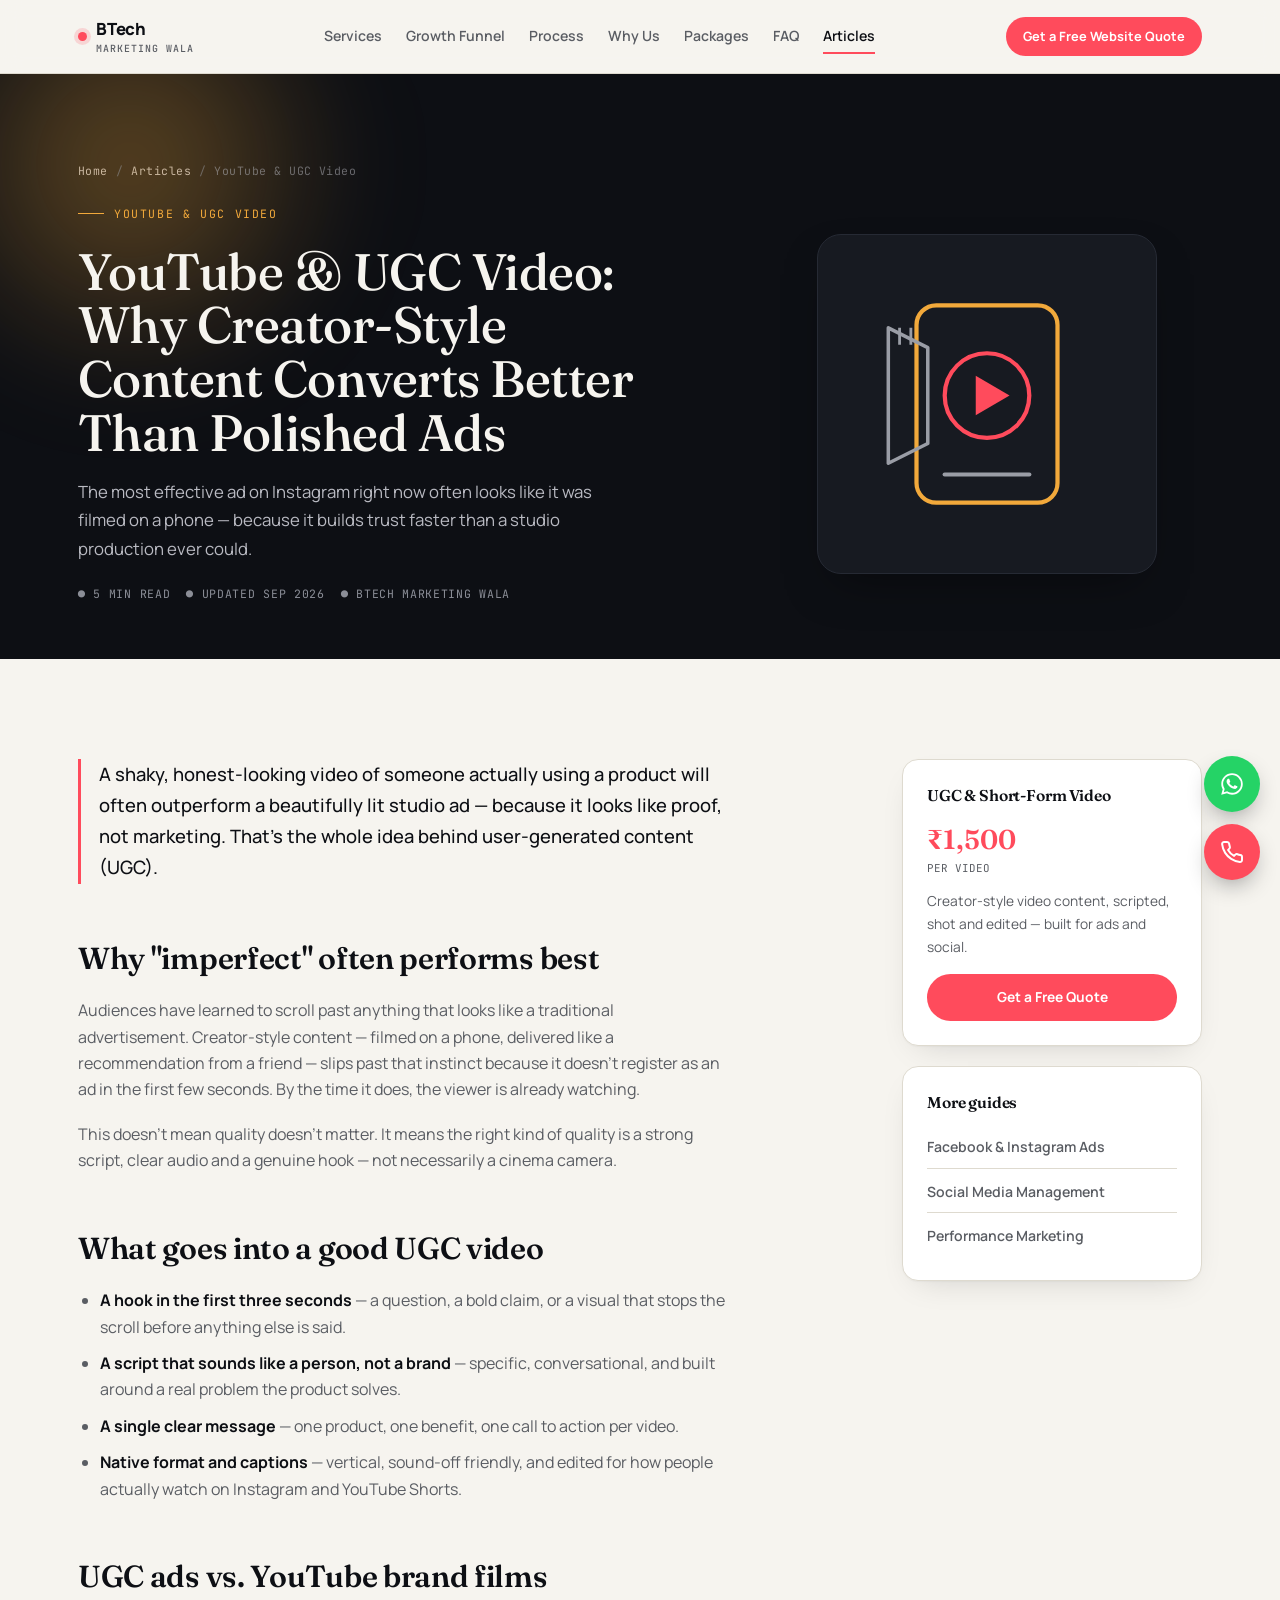
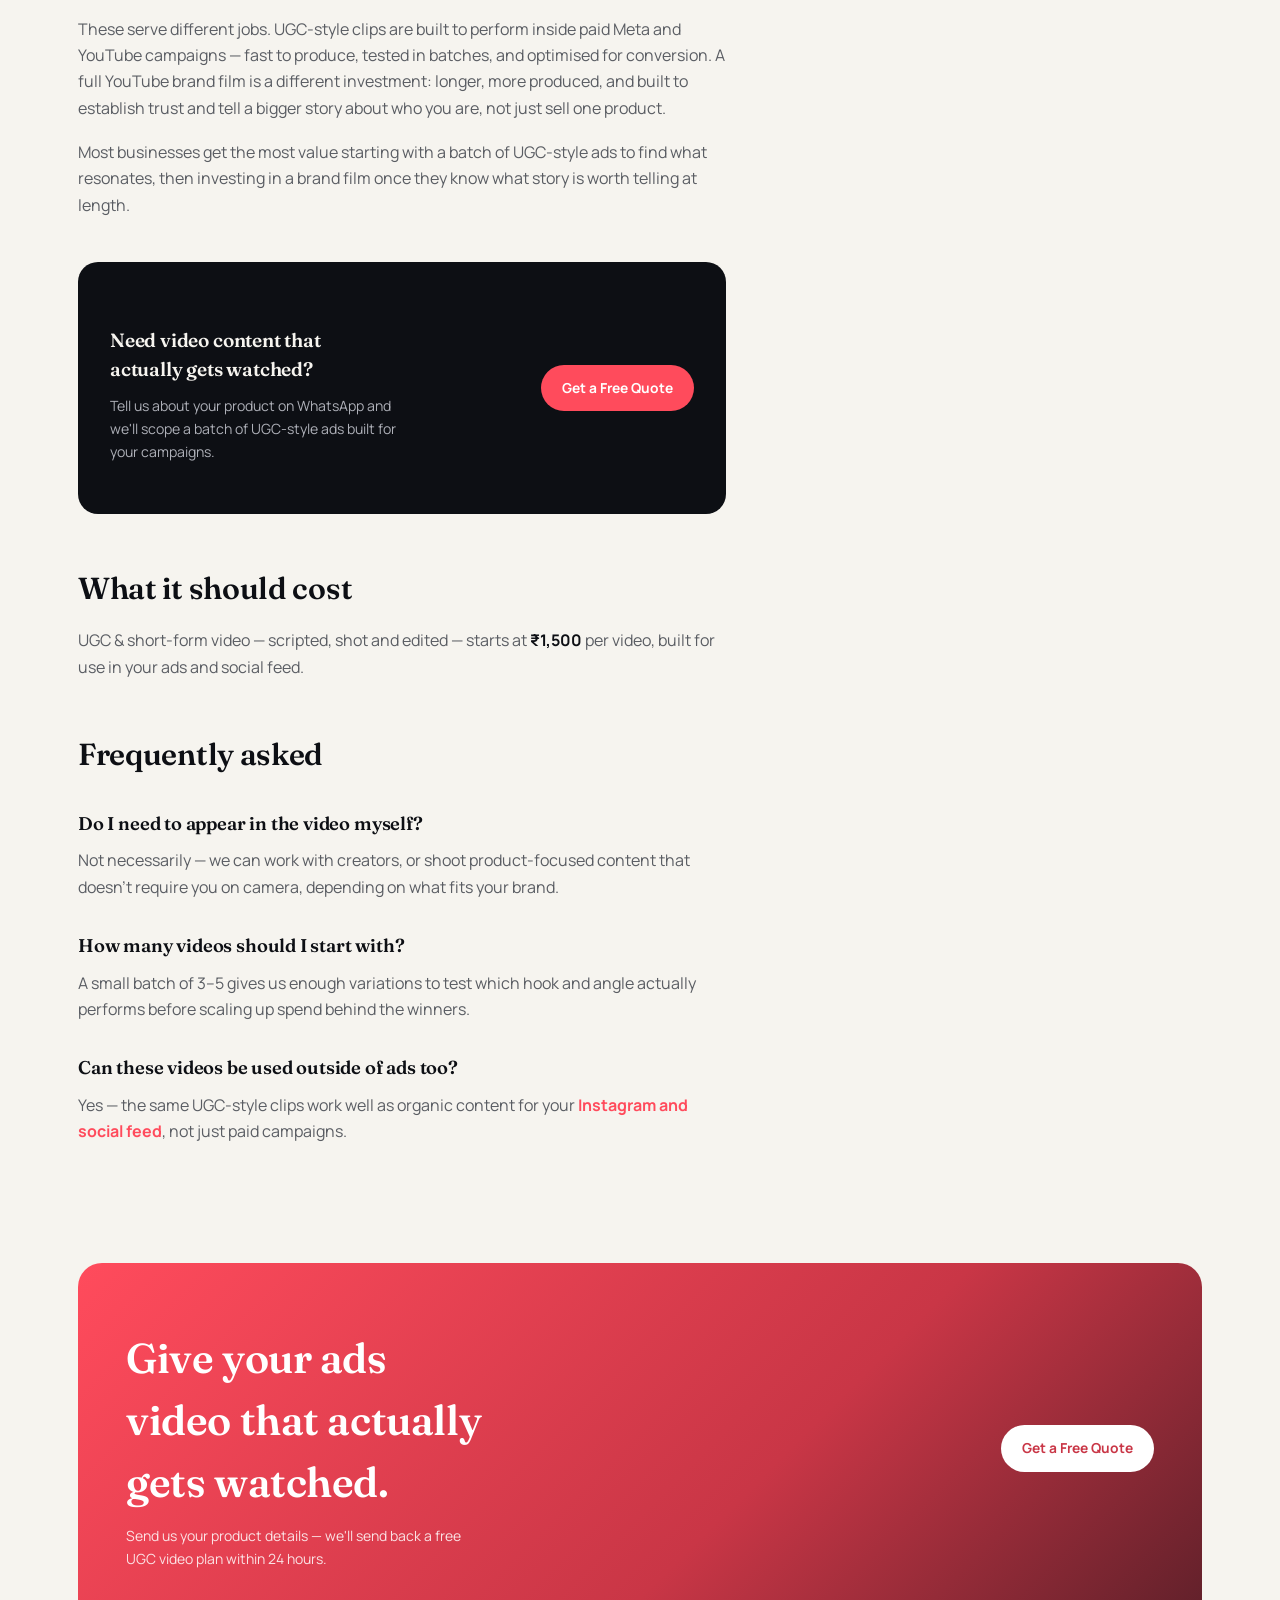
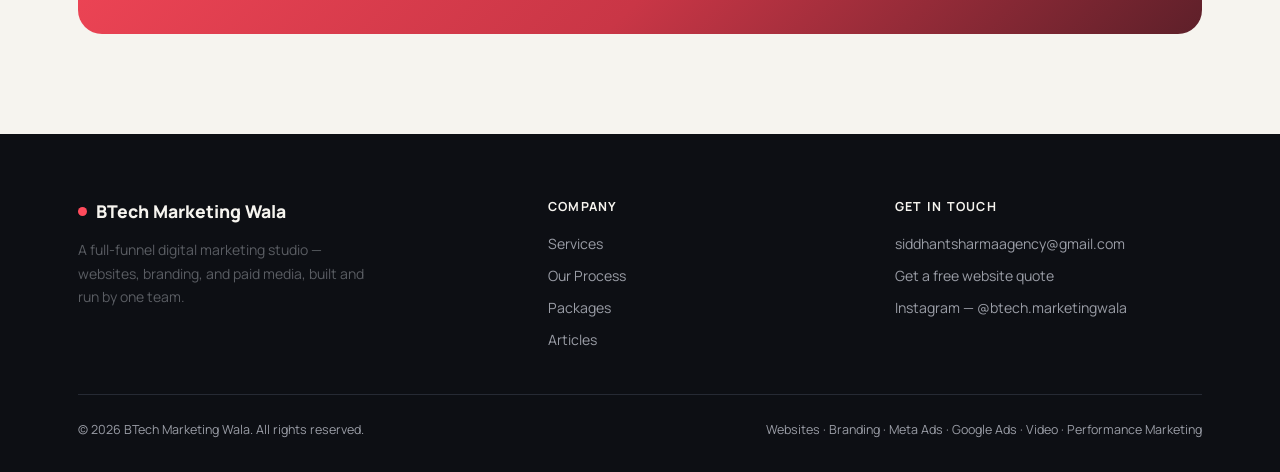
<file: articles/youtube-ugc-video.html>
<!DOCTYPE html>
<html lang="en-IN">
<head>
<meta charset="utf-8">
<meta name="viewport" content="width=device-width, initial-scale=1">
<title>YouTube &amp; UGC Video: Why Creator-Style Content Converts Better | BTech Marketing Wala</title>
<meta name="description" content="Why creator-style UGC video consistently outperforms polished studio ads, what a good script and shoot actually involves, and what it costs to get started.">
<meta name="robots" content="index, follow, max-image-preview:large">
<link rel="canonical" href="https://btechmarketingwala.in/articles/youtube-ugc-video.html">
<meta name="theme-color" content="#0D0F14">
<meta name="author" content="BTech Marketing Wala">
<link rel="icon" type="image/svg+xml" href="data:image/svg+xml,%3Csvg xmlns='http://www.w3.org/2000/svg' viewBox='0 0 32 32'%3E%3Crect width='32' height='32' rx='7' fill='%230D0F14'/%3E%3Ccircle cx='16' cy='16' r='7' fill='%23FF4B5C'/%3E%3C/svg%3E">

<meta property="og:site_name" content="BTech Marketing Wala">
<meta property="og:title" content="YouTube & UGC Video: Why Creator-Style Content Converts Better">
<meta property="og:description" content="Why creator-style UGC video consistently outperforms polished studio ads, and what a good script and shoot actually involves.">
<meta property="og:type" content="article">
<meta property="og:url" content="https://btechmarketingwala.in/articles/youtube-ugc-video.html">
<meta property="og:locale" content="en_IN">
<meta property="og:image" content="https://btechmarketingwala.in/assets/og-image.png">

<meta name="twitter:card" content="summary_large_image">
<meta name="twitter:title" content="YouTube & UGC Video: Why Creator-Style Content Converts Better">
<meta name="twitter:description" content="What a good script and shoot actually involves, and what it costs.">
<meta name="twitter:image" content="https://btechmarketingwala.in/assets/og-image.png">

<link rel="preconnect" href="https://fonts.googleapis.com">
<link rel="preconnect" href="https://fonts.gstatic.com" crossorigin>
<link rel="stylesheet" href="https://fonts.googleapis.com/css2?family=Fraunces:ital,opsz,wght@0,9..144,300..900;1,9..144,300..900&family=Manrope:wght@400;500;600;700;800&family=JetBrains+Mono:wght@400;500;600&display=swap">
<link rel="stylesheet" href="../assets/style.css">

<script type="application/ld+json">
{
  "@context": "https://schema.org",
  "@type": "Article",
  "headline": "YouTube & UGC Video: Why Creator-Style Content Converts Better Than Polished Ads",
  "description": "Why creator-style UGC video consistently outperforms polished studio ads, what a good script and shoot actually involves, and what it costs to get started.",
  "author": { "@type": "Organization", "name": "BTech Marketing Wala", "url": "https://btechmarketingwala.in/" },
  "publisher": { "@type": "Organization", "name": "BTech Marketing Wala", "url": "https://btechmarketingwala.in/" },
  "mainEntityOfPage": "https://btechmarketingwala.in/articles/youtube-ugc-video.html",
  "datePublished": "2026-09-19",
  "dateModified": "2026-09-19"
}
</script>
</head>
<body>

<header class="nav">
  <div class="nav-inner">
    <a class="logo" href="../index.html#top">
      <span class="dot"></span>
      <span>BTech<small>MARKETING WALA</small></span>
    </a>
    <nav class="links">
      <a href="../index.html#services">Services</a>
      <a href="../index.html#funnel">Growth Funnel</a>
      <a href="../index.html#process">Process</a>
      <a href="../index.html#why">Why Us</a>
      <a href="../index.html#packages">Packages</a>
      <a href="../index.html#faq">FAQ</a>
      <a href="index.html" class="active">Articles</a>
    </nav>
    <a class="btn btn-primary btn-sm" href="https://wa.me/917291004406?text=Hi%2C%20I%27d%20like%20a%20free%20website%20quote" target="_blank" rel="noopener">Get a Free Website Quote</a>
    <button class="nav-toggle" id="navToggle" aria-label="Open menu" aria-expanded="false" aria-controls="mobileMenu">
      <span></span><span></span><span></span>
    </button>
  </div>
  <nav class="mobile-menu" id="mobileMenu">
    <a class="btn btn-primary" href="https://wa.me/917291004406?text=Hi%2C%20I%27d%20like%20a%20free%20website%20quote" target="_blank" rel="noopener">Get a Free Website Quote</a>
    <a href="../index.html#services">Services</a>
    <a href="../index.html#funnel">Growth Funnel</a>
    <a href="../index.html#process">Process</a>
    <a href="../index.html#why">Why Us</a>
    <a href="../index.html#packages">Packages</a>
    <a href="../index.html#faq">FAQ</a>
    <a href="index.html">Articles</a>
  </nav>
</header>

<main>
  <section class="hero article-hero">
    <div class="wrap">
      <div class="breadcrumb">
        <a href="../index.html#top">Home</a><span>/</span><a href="index.html">Articles</a><span>/</span>
        <span style="color:#B9BAC2;">YouTube &amp; UGC Video</span>
      </div>
      <div class="article-hero-grid">
        <div>
          <div class="hero-eyebrow">YouTube &amp; UGC Video</div>
          <h1>YouTube &amp; UGC Video: Why Creator-Style Content Converts Better Than Polished Ads</h1>
          <p class="article-dek">The most effective ad on Instagram right now often looks like it was filmed on a phone &mdash; because it builds trust faster than a studio production ever could.</p>
          <div class="article-meta">
            <span>&#9679; 5 min read</span>
            <span>&#9679; Updated Sep 2026</span>
            <span>&#9679; BTech Marketing Wala</span>
          </div>
        </div>
        <div class="article-illus" aria-hidden="true">
          <svg viewBox="0 0 200 200" fill="none" xmlns="http://www.w3.org/2000/svg">
            <rect x="50" y="30" width="100" height="140" rx="14" stroke="#F2A93B" stroke-width="3"/>
            <circle cx="100" cy="94" r="30" stroke="#FF4B5C" stroke-width="3"/>
            <path d="M92 80 L116 94 L92 108 Z" fill="#FF4B5C"/>
            <line x1="70" y1="150" x2="130" y2="150" stroke="#9A9DA6" stroke-width="3" stroke-linecap="round"/>
            <path d="M30 46 L58 60 L58 128 L30 142 Z" stroke="#9A9DA6" stroke-width="2.5" stroke-linejoin="round"/>
            <path d="M38 46 L38 58 M46 46 L46 58" stroke="#9A9DA6" stroke-width="2"/>
          </svg>
        </div>
      </div>
    </div>
  </section>

  <section class="sec-pad">
    <div class="wrap">
      <div class="article-layout">
        <div class="prose">
          <p class="lede">A shaky, honest-looking video of someone actually using a product will often outperform a beautifully lit studio ad &mdash; because it looks like proof, not marketing. That's the whole idea behind user-generated content (UGC).</p>

          <h2>Why "imperfect" often performs best</h2>
          <p>Audiences have learned to scroll past anything that looks like a traditional advertisement. Creator-style content &mdash; filmed on a phone, delivered like a recommendation from a friend &mdash; slips past that instinct because it doesn't register as an ad in the first few seconds. By the time it does, the viewer is already watching.</p>
          <p>This doesn't mean quality doesn't matter. It means the right kind of quality is a strong script, clear audio and a genuine hook &mdash; not necessarily a cinema camera.</p>

          <h2>What goes into a good UGC video</h2>
          <ul>
            <li><strong>A hook in the first three seconds</strong> &mdash; a question, a bold claim, or a visual that stops the scroll before anything else is said.</li>
            <li><strong>A script that sounds like a person, not a brand</strong> &mdash; specific, conversational, and built around a real problem the product solves.</li>
            <li><strong>A single clear message</strong> &mdash; one product, one benefit, one call to action per video.</li>
            <li><strong>Native format and captions</strong> &mdash; vertical, sound-off friendly, and edited for how people actually watch on Instagram and YouTube Shorts.</li>
          </ul>

          <h2>UGC ads vs. YouTube brand films</h2>
          <p>These serve different jobs. UGC-style clips are built to perform inside paid Meta and YouTube campaigns &mdash; fast to produce, tested in batches, and optimised for conversion. A full YouTube brand film is a different investment: longer, more produced, and built to establish trust and tell a bigger story about who you are, not just sell one product.</p>
          <p>Most businesses get the most value starting with a batch of UGC-style ads to find what resonates, then investing in a brand film once they know what story is worth telling at length.</p>

          <div class="article-cta-inline reveal-up">
            <div>
              <h3>Need video content that actually gets watched?</h3>
              <p>Tell us about your product on WhatsApp and we'll scope a batch of UGC-style ads built for your campaigns.</p>
            </div>
            <a class="btn btn-primary" href="https://wa.me/917291004406?text=Hi%2C%20I%27d%20like%20a%20quote%20for%20UGC%20%26%20YouTube%20Video" target="_blank" rel="noopener">Get a Free Quote</a>
          </div>

          <h2>What it should cost</h2>
          <p>UGC &amp; short-form video &mdash; scripted, shot and edited &mdash; starts at <strong>&#8377;1,500</strong> per video, built for use in your ads and social feed.</p>

          <h2>Frequently asked</h2>
          <h3>Do I need to appear in the video myself?</h3>
          <p>Not necessarily &mdash; we can work with creators, or shoot product-focused content that doesn't require you on camera, depending on what fits your brand.</p>
          <h3>How many videos should I start with?</h3>
          <p>A small batch of 3&ndash;5 gives us enough variations to test which hook and angle actually performs before scaling up spend behind the winners.</p>
          <h3>Can these videos be used outside of ads too?</h3>
          <p>Yes &mdash; the same UGC-style clips work well as organic content for your <a href="social-media-management.html" style="color:var(--accent); font-weight:700;">Instagram and social feed</a>, not just paid campaigns.</p>
        </div>

        <aside class="article-side">
          <div class="side-card reveal-up">
            <h4>UGC &amp; Short-Form Video</h4>
            <div class="amt mono">&#8377;1,500</div>
            <div class="unit">per video</div>
            <p style="margin-top:14px;">Creator-style video content, scripted, shot and edited &mdash; built for ads and social.</p>
            <a class="btn btn-primary" style="width:100%; justify-content:center;" href="https://wa.me/917291004406?text=Hi%2C%20I%27d%20like%20a%20quote%20for%20UGC%20%26%20YouTube%20Video" target="_blank" rel="noopener">Get a Free Quote</a>
          </div>
          <div class="side-card reveal-up">
            <h4>More guides</h4>
            <div class="side-links">
              <a href="facebook-instagram-ads.html">Facebook &amp; Instagram Ads</a>
              <a href="social-media-management.html">Social Media Management</a>
              <a href="performance-marketing.html">Performance Marketing</a>
            </div>
          </div>
        </aside>
      </div>
    </div>
  </section>

  <section class="sec-pad" style="padding-top:0;">
    <div class="wrap">
      <div class="cta-banner reveal-up">
        <div>
          <h2>Give your ads video that actually gets watched.</h2>
          <p>Send us your product details &mdash; we'll send back a free UGC video plan within 24 hours.</p>
        </div>
        <a class="btn btn-primary" href="https://wa.me/917291004406?text=Hi%2C%20I%27d%20like%20a%20quote%20for%20UGC%20%26%20YouTube%20Video" target="_blank" rel="noopener">Get a Free Quote</a>
      </div>
    </div>
  </section>
</main>

<div class="float-contact">
  <a class="float-btn whatsapp" href="https://wa.me/917291004406?text=Hi%2C%20I%27d%20like%20a%20free%20website%20quote" target="_blank" rel="noopener" aria-label="Chat with us on WhatsApp">
    <svg width="26" height="26" viewBox="0 0 24 24" fill="currentColor" aria-hidden="true" focusable="false"><path d="M12.04 2C6.58 2 2.13 6.45 2.13 11.91c0 1.75.46 3.45 1.32 4.95L2.05 22l5.25-1.38a9.9 9.9 0 0 0 4.74 1.21h.01c5.46 0 9.9-4.45 9.9-9.91C21.95 6.45 17.5 2 12.04 2zm0 18.06h-.01a8.2 8.2 0 0 1-4.18-1.14l-.3-.18-3.12.82.83-3.04-.2-.31a8.16 8.16 0 0 1-1.26-4.3c0-4.52 3.68-8.2 8.24-8.2 2.2 0 4.27.86 5.83 2.42a8.15 8.15 0 0 1 2.41 5.79c0 4.52-3.68 8.14-8.24 8.14zm4.52-6.14c-.25-.12-1.46-.72-1.69-.8-.23-.08-.39-.12-.56.12-.17.25-.64.8-.78.96-.14.17-.29.19-.53.06-.25-.12-1.05-.39-2-1.23-.74-.66-1.24-1.47-1.39-1.72-.14-.25-.02-.38.11-.51.11-.11.25-.29.37-.43.12-.14.16-.25.25-.41.08-.17.04-.31-.02-.43-.06-.12-.56-1.35-.77-1.85-.2-.48-.41-.42-.56-.42h-.48c-.17 0-.43.06-.66.31-.23.25-.86.84-.86 2.05 0 1.21.88 2.38 1 2.54.12.17 1.74 2.66 4.22 3.73.59.25 1.05.4 1.41.52.59.19 1.13.16 1.55.1.47-.07 1.46-.6 1.67-1.17.2-.58.2-1.08.14-1.18-.06-.11-.23-.17-.48-.29z"/></svg>
  </a>
  <a class="float-btn call" href="tel:+917291004406" aria-label="Call us">
    <svg width="24" height="24" viewBox="0 0 24 24" fill="none" stroke="currentColor" stroke-width="2" stroke-linecap="round" stroke-linejoin="round" aria-hidden="true" focusable="false"><path d="M22 16.92v3a2 2 0 0 1-2.18 2 19.79 19.79 0 0 1-8.63-3.07 19.5 19.5 0 0 1-6-6 19.79 19.79 0 0 1-3.07-8.67A2 2 0 0 1 4.11 2h3a2 2 0 0 1 2 1.72c.127.96.361 1.903.7 2.81a2 2 0 0 1-.45 2.11L8.09 9.91a16 16 0 0 0 6 6l1.27-1.27a2 2 0 0 1 2.11-.45c.907.339 1.85.573 2.81.7A2 2 0 0 1 22 16.92z"/></svg>
  </a>
</div>

<footer>
  <div class="wrap">
    <div class="foot-grid">
      <div>
        <div class="foot-logo"><span class="dot" style="width:9px;height:9px;border-radius:50%;background:var(--coral);display:inline-block;"></span> BTech Marketing Wala</div>
        <p style="max-width:34ch;">A full-funnel digital marketing studio &mdash; websites, branding, and paid media, built and run by one team.</p>
      </div>
      <div>
        <h4>Company</h4>
        <div class="flinks">
          <a href="../index.html#services">Services</a>
          <a href="../index.html#process">Our Process</a>
          <a href="../index.html#packages">Packages</a>
          <a href="index.html">Articles</a>
        </div>
      </div>
      <div>
        <h4>Get in touch</h4>
        <div class="flinks">
          <a href="mailto:siddhantsharmaagency@gmail.com">siddhantsharmaagency@gmail.com</a>
          <a href="https://wa.me/917291004406?text=Hi%2C%20I%27d%20like%20a%20free%20website%20quote" target="_blank" rel="noopener">Get a free website quote</a>
          <a href="https://www.instagram.com/btech.marketingwala/" target="_blank" rel="noopener">Instagram &mdash; @btech.marketingwala</a>
        </div>
      </div>
    </div>
    <div class="foot-bottom">
      <span>&copy; <span id="yr"></span> BTech Marketing Wala. All rights reserved.</span>
      <span>Websites &middot; Branding &middot; Meta Ads &middot; Google Ads &middot; Video &middot; Performance Marketing</span>
    </div>
  </div>
</footer>

<script src="../assets/site.js"></script>
</body>
</html>
</file>
<file: assets/style.css>
*{box-sizing:border-box}
html{-webkit-text-size-adjust:100%}
body{margin:0;font:400 14px/1.5 'Manrope',system-ui,-apple-system,sans-serif;background:#F6F4EF;color:#0D0F14}
img{max-width:100%}
[hidden]{display:none!important}

:root{
  --ink:#0D0F14;
  --ink-2:#171A21;
  --paper:#F6F4EF;
  --paper-2:#ECE8DF;
  --coral:#FF4B5C;
  --coral-dim:#C93646;
  --gold:#F2A93B;
  --ash:#5A5D63;
  --line:#DEDACF;

  --bg: var(--paper);
  --bg-raised: #FFFFFF;
  --bg-sunken: var(--paper-2);
  --fg: var(--ink);
  --fg-soft: var(--ash);
  --border: var(--line);
  --accent: var(--coral);
  --accent-2: var(--gold);
  --on-accent: #FFFFFF;
  --shadow: 0 1px 2px rgba(13,15,20,.04), 0 12px 32px -16px rgba(13,15,20,.18);
}

@media (prefers-color-scheme: dark){
  :root:not([data-theme="light"]){
    --bg: var(--ink);
    --bg-raised: var(--ink-2);
    --bg-sunken: #0A0B0F;
    --fg: var(--paper);
    --fg-soft: #9A9DA6;
    --border: #2A2E38;
    --accent: var(--coral);
    --accent-2: var(--gold);
    --on-accent: #16090B;
    --shadow: 0 1px 2px rgba(0,0,0,.3), 0 20px 48px -20px rgba(0,0,0,.6);
  }
}
:root[data-theme="dark"]{
  --bg: var(--ink);
  --bg-raised: var(--ink-2);
  --bg-sunken: #0A0B0F;
  --fg: var(--paper);
  --fg-soft: #9A9DA6;
  --border: #2A2E38;
  --accent: var(--coral);
  --accent-2: var(--gold);
  --on-accent: #16090B;
  --shadow: 0 1px 2px rgba(0,0,0,.3), 0 20px 48px -20px rgba(0,0,0,.6);
}

*{box-sizing:border-box;}
html{scroll-behavior:smooth;}
body{
  margin:0;
  background:var(--bg);
  color:var(--fg);
  font-family:'Manrope',ui-sans-serif,system-ui,-apple-system,sans-serif;
  -webkit-font-smoothing:antialiased;
  overflow-x:hidden;
}
::selection{ background:var(--accent); color:var(--on-accent); }

h1,h2,h3,h4{
  font-family:'Fraunces',Georgia,'Times New Roman',serif;
  font-weight:600;
  letter-spacing:-0.01em;
  text-wrap:balance;
  margin:0;
  color:var(--fg);
}
p{ margin:0; color:var(--fg-soft); line-height:1.65; }
a{ color:inherit; text-decoration:none; }
.mono{
  font-family:'JetBrains Mono', ui-monospace, monospace;
  font-variant-numeric: tabular-nums;
}
.eyebrow{
  font-family:'JetBrains Mono', ui-monospace, monospace;
  font-size:.72rem;
  letter-spacing:.14em;
  text-transform:uppercase;
  color:var(--accent);
  font-weight:600;
}

.wrap{ max-width:1180px; margin:0 auto; padding:0 28px; }
@media (max-width:640px){ .wrap{ padding:0 20px; } }

section{ position:relative; }

/* ---------- NAV ---------- */
header.nav{
  position:sticky; top:0; z-index:50;
  background:color-mix(in srgb, var(--bg) 88%, transparent);
  backdrop-filter:blur(10px);
  border-bottom:1px solid var(--border);
}
.nav-inner{
  max-width:1180px; margin:0 auto; padding:16px 28px;
  display:flex; align-items:center; justify-content:space-between; gap:24px;
}
.logo{ display:flex; align-items:center; gap:9px; font-weight:800; font-size:1.05rem; letter-spacing:-0.01em; }
.logo .dot{
  width:9px; height:9px; border-radius:50%; background:var(--accent);
  box-shadow:0 0 0 4px color-mix(in srgb, var(--accent) 18%, transparent);
}
.logo small{ font-family:'JetBrains Mono',monospace; font-weight:500; font-size:.62rem; letter-spacing:.1em; color:var(--fg-soft); display:block; margin-top:1px; }
nav.links{ display:flex; gap:24px; }
nav.links a{
  font-size:.88rem; font-weight:600; color:var(--fg-soft);
  padding:6px 0; border-bottom:2px solid transparent; transition:color .15s, border-color .15s;
}
nav.links a:hover, nav.links a.active{ color:var(--fg); border-color:var(--accent); }
@media (max-width:860px){ nav.links{ display:none; } }

.nav-toggle{
  display:none; flex-direction:column; justify-content:center; gap:5px;
  width:38px; height:38px; padding:0; border:1px solid var(--border); border-radius:10px;
  background:transparent; cursor:pointer; flex-shrink:0;
}
.nav-toggle span{
  display:block; width:16px; height:2px; margin:0 auto; background:var(--fg);
  transition:transform .2s ease, opacity .2s ease;
}
.nav-toggle[aria-expanded="true"] span:nth-child(1){ transform:translateY(7px) rotate(45deg); }
.nav-toggle[aria-expanded="true"] span:nth-child(2){ opacity:0; }
.nav-toggle[aria-expanded="true"] span:nth-child(3){ transform:translateY(-7px) rotate(-45deg); }
@media (max-width:860px){ .nav-toggle{ display:flex; } }

.mobile-menu{
  display:none; flex-direction:column;
  border-top:1px solid var(--border); background:var(--bg);
  padding:16px 20px 18px;
}
.mobile-menu.open{ display:flex; }
.mobile-menu .btn-primary{ justify-content:center; margin-bottom:10px; }
.mobile-menu a:not(.btn){
  padding:14px 2px; font-size:.95rem; font-weight:600; color:var(--fg-soft);
  border-bottom:1px solid var(--border);
}
.mobile-menu a:not(.btn):last-child{ border-bottom:none; }
@media (min-width:861px){ .mobile-menu{ display:none!important; } }
@media (max-width:640px){
  .nav-inner{ padding:14px 20px; gap:12px; }
  .nav-inner > a.btn{ display:none; }
}

.btn{
  display:inline-flex; align-items:center; gap:8px;
  font-family:'Manrope',sans-serif; font-weight:700; font-size:.86rem;
  padding:12px 20px; border-radius:100px; border:1px solid transparent;
  cursor:pointer; transition:transform .15s ease, box-shadow .15s ease, background .15s;
  white-space:nowrap;
}
.btn:focus-visible{ outline:2px solid var(--accent); outline-offset:3px; }
.btn-primary{
  background:var(--accent); color:var(--on-accent);
  position:relative; overflow:hidden;
}
.btn-primary::after{
  content:''; position:absolute; inset:0;
  background:linear-gradient(115deg, transparent 30%, rgba(255,255,255,.45) 50%, transparent 70%);
  transform:translateX(-120%);
  transition:transform .6s ease;
}
.btn-primary:hover{ transform:translateY(-2px) scale(1.03); box-shadow:0 12px 28px -10px color-mix(in srgb, var(--accent) 75%, transparent); }
.btn-primary:hover::after{ transform:translateX(120%); }
.btn-ghost{ background:transparent; color:var(--fg); border-color:var(--border); }
.btn-ghost:hover{ border-color:var(--fg-soft); transform:translateY(-1px); }
.btn-ghost .arrow-bounce{ display:inline-block; animation:arrowBounce 1.6s ease-in-out infinite; }
@keyframes arrowBounce{ 0%,100%{ transform:translateY(0); } 50%{ transform:translateY(4px); } }
.btn-sm{ padding:9px 16px; font-size:.8rem; }
@media (prefers-reduced-motion: reduce){
  .btn-primary::after{ display:none; }
  .btn-ghost .arrow-bounce{ animation:none; }
}

/* ---------- HERO ---------- */
.hero{
  background:var(--ink); color:var(--paper);
  padding:88px 0 0;
  overflow:hidden;
  position:relative;
}
.hero::before{
  content:''; position:absolute; top:-140px; left:-100px; width:460px; height:460px;
  background:radial-gradient(circle, color-mix(in srgb, var(--gold) 38%, transparent), transparent 70%);
  filter:blur(50px); pointer-events:none; z-index:0;
  animation:heroGlow 7s ease-in-out infinite;
}
@keyframes heroGlow{
  0%,100%{ opacity:.45; transform:scale(1); }
  50%{ opacity:.8; transform:scale(1.15); }
}
@media (prefers-reduced-motion: reduce){ .hero::before{ animation:none; opacity:.6; } }
.hero-grid{
  max-width:1180px; margin:0 auto; padding:0 28px 64px;
  display:grid; grid-template-columns:1.15fr .85fr; gap:56px; align-items:end;
  position:relative;
}
@media (max-width:900px){ .hero-grid{ grid-template-columns:1fr; gap:36px; } }

.hero h1{
  color:var(--paper);
  font-size:clamp(2.6rem, 6.4vw, 5.1rem);
  line-height:.98;
  font-weight:500;
}
.hero h1 em{
  font-style:italic; font-weight:600;
  background:linear-gradient(100deg, var(--gold), var(--coral) 70%);
  -webkit-background-clip:text; background-clip:text; color:transparent;
}
.hero-eyebrow{
  display:flex; align-items:center; gap:10px; margin-bottom:22px;
  font-family:'JetBrains Mono',monospace; font-size:.72rem; letter-spacing:.14em; text-transform:uppercase;
  color:var(--gold);
}
.hero-eyebrow::before{ content:''; width:26px; height:1px; background:var(--gold); }

@keyframes fadeUp{ from{ opacity:0; transform:translateY(16px); } to{ opacity:1; transform:translateY(0); } }
@keyframes pulseDot{
  0%{ box-shadow:0 0 0 0 rgba(242,169,59,.55); }
  70%{ box-shadow:0 0 0 9px rgba(242,169,59,0); }
  100%{ box-shadow:0 0 0 0 rgba(242,169,59,0); }
}
@keyframes ctaGlow{
  0%, 100%{ box-shadow:0 10px 30px -10px color-mix(in srgb, var(--accent) 75%, transparent); }
  50%{ box-shadow:0 14px 38px -8px color-mix(in srgb, var(--accent) 95%, transparent); }
}

.hero-badge{
  display:inline-flex; align-items:center; gap:9px; margin-bottom:14px;
  padding:8px 16px 8px 14px; border-radius:100px; border:1px solid color-mix(in srgb, var(--gold) 50%, transparent);
  background:linear-gradient(100deg, color-mix(in srgb, var(--gold) 20%, transparent), color-mix(in srgb, var(--coral) 14%, transparent));
  font-family:'Manrope',sans-serif; font-weight:700; font-size:.82rem; color:var(--gold);
  box-shadow:0 4px 18px -8px rgba(242,169,59,.35);
  animation:fadeUp .6s ease both;
}
.hero-badge .dot2{
  width:8px; height:8px; border-radius:50%; background:var(--gold); flex-shrink:0;
  animation:pulseDot 1.8s ease-out infinite;
}

.hero-divider{
  width:64px; height:2px; margin:0 0 14px; border-radius:2px; transform-origin:left center;
  background:linear-gradient(90deg, var(--gold), var(--coral), var(--gold));
  background-size:200% 100%;
  animation:lineGrow .7s cubic-bezier(.16,.84,.44,1) .5s both, lineShimmer 2.6s ease-in-out .9s infinite;
}
@keyframes lineGrow{ from{ transform:scaleX(0); opacity:0; } to{ transform:scaleX(1); opacity:1; } }
@keyframes lineShimmer{ 0%,100%{ background-position:0% 50%; } 50%{ background-position:100% 50%; } }

.hero-sub{
  max-width:46ch; margin-top:24px; font-size:1.05rem; color:#B9BAC2; line-height:1.7;
  animation:fadeUp .7s ease .26s both;
}
.hero-cta{
  display:flex; gap:14px; margin-top:34px; flex-wrap:wrap;
  animation:fadeUp .7s ease .36s both;
}
.hero-cta .btn-primary{
  box-shadow:0 10px 30px -10px color-mix(in srgb, var(--accent) 75%, transparent);
  animation:ctaGlow 2.6s ease-in-out infinite;
}
.hero-note{
  margin-top:16px; font-size:.78rem; color:#7C7E88;
  animation:fadeUp .7s ease .46s both;
}
.hero-eyebrow{ animation:fadeUp .6s ease .08s both; }
.hero h1{ animation:fadeUp .7s ease .16s both; }

@media (prefers-reduced-motion: reduce){
  .hero-badge, .hero-eyebrow, .hero h1, .hero-sub, .hero-cta, .hero-note, .hero-divider,
  .hero-badge .dot2, .hero-cta .btn-primary{ animation:none!important; }
  .hero-divider{ transform:none; opacity:1; }
}

.hero-side{ display:flex; flex-direction:column; gap:18px; }
.hero-card{
  background:var(--ink-2); border:1px solid #262A34; border-radius:16px;
  padding:20px 22px;
}
.hero-card .num{ font-family:'Fraunces',serif; font-size:2rem; font-weight:600; color:var(--paper); }
.hero-card .label{ font-size:.8rem; color:#9A9DA6; margin-top:4px; }

/* hook chips: fill the empty upper-right of the hero above the stat cards.
   Normal flow (not absolutely positioned) so it can never overlap the cards
   below it, regardless of how the headline reflows at in-between widths.
   Shown on every screen size, not just desktop. */
.hook-label{
  display:inline-flex; align-items:center; gap:14px;
  animation:fadeUp .6s ease both;
}
.hook-label .hook-icon{
  width:32px; height:32px; flex-shrink:0; color:var(--gold);
  animation:hookSwing 2.4s ease-in-out infinite;
  transform-origin:50% 15%;
}
.hook-label .hook-text{
  font-family:'Fraunces',Georgia,serif; font-style:italic; font-weight:600;
  font-size:2rem; line-height:1; letter-spacing:-0.01em;
  background:linear-gradient(100deg, var(--gold), var(--coral) 75%);
  -webkit-background-clip:text; background-clip:text; color:transparent;
}
@media (max-width:900px){ .hook-label .hook-text{ font-size:1.7rem; } .hook-label .hook-icon{ width:28px; height:28px; } }
@media (max-width:640px){ .hook-label .hook-text{ font-size:1.4rem; } .hook-label .hook-icon{ width:24px; height:24px; } }
@keyframes hookSwing{ 0%,100%{ transform:rotate(-12deg); } 50%{ transform:rotate(14deg); } }
.hook-cloud{
  display:flex; flex-wrap:wrap; gap:10px;
  animation:fadeUp .6s ease .1s both;
}
.hook-chip{
  display:inline-flex; align-items:center; gap:7px;
  padding:8px 16px; border-radius:100px; border:1px solid #2A2E38;
  background:var(--ink-2);
  font-family:'JetBrains Mono',monospace; font-size:.76rem; font-weight:600; letter-spacing:.02em;
  color:#B9BAC2; white-space:nowrap; box-shadow:0 10px 24px -12px rgba(0,0,0,.6);
  animation:hookFloat 5s ease-in-out infinite;
}
.hook-chip::before{ content:''; width:5px; height:5px; border-radius:50%; background:currentColor; flex-shrink:0; }
.hook-chip.gold{ border-color:color-mix(in srgb, var(--gold) 45%, transparent); color:var(--gold); }
.hook-chip.accent{ border-color:color-mix(in srgb, var(--coral) 45%, transparent); color:var(--coral); }
@keyframes hookFloat{ 0%,100%{ transform:translateY(0); } 50%{ transform:translateY(-7px); } }
@media (prefers-reduced-motion: reduce){
  .hook-cloud, .hook-chip, .hook-label .hook-icon{ animation:none; }
}

/* marquee */
.marquee{
  border-top:1px solid #262A34; border-bottom:1px solid #262A34;
  background:var(--ink-2);
  overflow:hidden; white-space:nowrap;
  padding:16px 0;
}
.marquee-track{
  display:inline-flex; gap:0; animation:scroll 34s linear infinite;
}
@media (prefers-reduced-motion: reduce){ .marquee-track{ animation:none; } .marquee{ overflow-x:auto; } }
.marquee-track span{
  font-family:'JetBrains Mono',monospace; font-size:.85rem; letter-spacing:.04em;
  color:#8B8E97; padding:0 22px; display:inline-flex; align-items:center; gap:22px;
}
.marquee-track span b{ color:var(--gold); font-weight:600; }
@keyframes scroll{ from{ transform:translateX(0); } to{ transform:translateX(-50%); } }

/* ---------- SECTION HEADERS ---------- */
.sec-head{ max-width:640px; margin-bottom:52px; }
.sec-head h2{ font-size:clamp(1.8rem, 3.4vw, 2.6rem); margin-top:14px; }
.sec-pad{ padding:100px 0; }
@media (max-width:640px){ .sec-pad{ padding:70px 0; } }

/* ---------- SERVICES ---------- */
.service-grid{
  display:grid; grid-template-columns:repeat(4, 1fr); gap:1px;
  background:var(--border); border:1px solid var(--border); border-radius:20px; overflow:hidden;
}
@media (max-width:940px){ .service-grid{ grid-template-columns:repeat(2,1fr); } }
@media (max-width:560px){ .service-grid{ grid-template-columns:1fr; } }
.service-card{
  background:var(--bg-raised); padding:30px 26px; min-height:220px;
  display:flex; flex-direction:column; gap:14px; position:relative; z-index:1;
  transition:background .18s, transform .22s ease, box-shadow .22s ease;
}
.service-card:hover{
  background:var(--bg-sunken); transform:translateY(-6px); z-index:2;
  box-shadow:0 20px 40px -18px rgba(13,15,20,.35);
}
.service-card .ic{
  width:38px; height:38px; border-radius:10px; display:flex; align-items:center; justify-content:center;
  background:color-mix(in srgb, var(--accent) 12%, transparent); color:var(--accent);
  transition:transform .22s ease;
}
.service-card:hover .ic{ transform:scale(1.12) rotate(-4deg); }
.service-card.lead{ grid-column:span 2; grid-row:span 1; background:var(--ink); color:var(--paper); }
.service-card.lead p{ color:#AEB0B8; }
.service-card.lead .ic{ background:color-mix(in srgb, var(--gold) 20%, transparent); color:var(--gold); }
.service-card h3{ font-size:1.15rem; font-weight:600; }
.service-card .tag{
  margin-top:auto; font-family:'JetBrains Mono',monospace; font-size:.68rem; letter-spacing:.08em;
  text-transform:uppercase; color:var(--fg-soft); opacity:.75;
}
.service-card .learn-more{
  font-family:'Manrope',sans-serif; font-size:.82rem; font-weight:700; color:var(--accent);
  display:inline-flex; align-items:center; gap:6px; margin-top:2px;
  transition:gap .18s ease;
}
.service-card.lead .learn-more{ color:var(--gold); }
.service-card:hover .learn-more{ gap:10px; }

/* ---------- FUNNEL ---------- */
.funnel-list{ display:flex; flex-direction:column; gap:12px; }
.funnel-row{
  display:grid; grid-template-columns:60px 1fr auto; gap:22px; align-items:center;
  padding:22px 26px; border:1px solid var(--border); border-radius:14px; background:var(--bg-raised);
  box-shadow:var(--shadow);
}
.funnel-row:nth-child(1){ width:100%; margin-inline:auto; }
.funnel-row:nth-child(2){ width:93%; margin-inline:auto; }
.funnel-row:nth-child(3){ width:86%; margin-inline:auto; }
.funnel-row:nth-child(4){ width:79%; margin-inline:auto; }
.funnel-row:nth-child(5){ width:72%; margin-inline:auto; }
.funnel-num{ font-family:'Fraunces',serif; font-style:italic; font-size:1.5rem; color:var(--accent); font-weight:600; }
.funnel-body h3{ font-size:1.05rem; margin-bottom:4px; }
.funnel-body p{ font-size:.87rem; }
.funnel-tag{
  font-family:'JetBrains Mono',monospace; font-size:.64rem; letter-spacing:.06em; text-transform:uppercase;
  color:var(--fg-soft); white-space:nowrap; padding:6px 12px; border:1px solid var(--border); border-radius:100px;
}
@media (max-width:700px){
  .funnel-row{ grid-template-columns:40px 1fr; padding:18px 20px; }
  .funnel-tag{ grid-column:2/3; justify-self:start; margin-top:4px; }
  .funnel-row:nth-child(n){ width:100%!important; }
}

/* ---------- PROCESS ---------- */
.process{ background:var(--bg-sunken); }
.process-list{ display:flex; flex-direction:column; }
.process-row{
  display:grid; grid-template-columns:90px 1fr 1.3fr; gap:28px; padding:30px 0;
  border-top:1px solid var(--border); align-items:start;
}
.process-row:last-child{ border-bottom:1px solid var(--border); }
@media (max-width:760px){ .process-row{ grid-template-columns:50px 1fr; } .process-row p.step-desc{ grid-column:2/3; } }
.process-row .step-num{ font-family:'Fraunces',serif; font-style:italic; font-size:1.7rem; color:var(--accent); font-weight:600; }
.process-row h3{ font-size:1.2rem; }
.process-row p{ font-size:.95rem; }

/* ---------- WHY ---------- */
.why-grid{ display:grid; grid-template-columns:repeat(3,1fr); gap:36px; }
@media (max-width:820px){ .why-grid{ grid-template-columns:1fr; gap:28px; } }
.why-item{ border-top:2px solid var(--fg); padding-top:18px; }
.why-item .n{ font-family:'JetBrains Mono',monospace; font-size:.75rem; color:var(--accent); margin-bottom:10px; display:block; }
.why-item h3{ font-size:1.15rem; margin-bottom:10px; }
.why-item p{ font-size:.93rem; }

/* ---------- PACKAGES ---------- */
.rate-list{ display:flex; flex-direction:column; border-top:1px solid var(--border); }
.rate-row{
  display:grid; grid-template-columns:1fr auto; gap:18px; align-items:center;
  padding:24px 18px; margin:0 -18px; border-bottom:1px solid var(--border); border-radius:12px;
  transition:background .2s ease, transform .2s ease;
}
.rate-row:hover{ background:var(--bg-sunken); transform:translateX(4px); }
.rate-row h3{ font-size:1.1rem; margin-bottom:5px; }
.rate-row p{ font-size:.86rem; max-width:48ch; }
.rate-price{ text-align:right; white-space:nowrap; }
.rate-price .amt{ font-family:'Fraunces',serif; font-weight:600; font-size:1.6rem; color:var(--accent); transition:transform .2s ease; }
.rate-row:hover .rate-price .amt{ transform:scale(1.08); }
.rate-price .unit{ display:block; font-family:'JetBrains Mono',monospace; font-size:.68rem; letter-spacing:.06em; text-transform:uppercase; color:var(--fg-soft); margin-top:2px; }
@media (max-width:600px){
  .rate-row{ grid-template-columns:1fr; gap:8px; padding:20px 14px; margin:0 -14px; }
  .rate-row:hover{ transform:none; }
  .rate-price{ text-align:left; }
}
.pkg-grid{ display:grid; grid-template-columns:repeat(3,1fr); gap:22px; }
@media (max-width:900px){ .pkg-grid{ grid-template-columns:1fr; } }
.pkg{
  border:1px solid var(--border); border-radius:18px; padding:32px 28px; background:var(--bg-raised);
  display:flex; flex-direction:column; box-shadow:var(--shadow);
}
.pkg.feat{ border-color:var(--accent); position:relative; background:var(--ink); }
.pkg.feat h3, .pkg.feat .price, .pkg.feat li{ color:var(--paper); }
.pkg.feat p{ color:#AEB0B8; }
.pkg.feat li{ border-color:#2A2E38; }
.pkg .pill{
  align-self:flex-start; font-family:'JetBrains Mono',monospace; font-size:.66rem; letter-spacing:.08em;
  text-transform:uppercase; background:var(--accent); color:var(--on-accent); padding:4px 10px; border-radius:100px;
  margin-bottom:18px;
}
.pkg h3{ font-size:1.3rem; margin-bottom:6px; }
.pkg .price{ font-family:'Fraunces',serif; font-size:2.1rem; font-weight:600; margin:10px 0 4px; }
.pkg .price span{ font-family:'Manrope',sans-serif; font-size:.85rem; font-weight:600; color:var(--fg-soft); }
.pkg .desc{ font-size:.88rem; margin-bottom:22px; }
.pkg ul{ list-style:none; margin:0 0 26px; padding:0; display:flex; flex-direction:column; gap:11px; flex:1; }
.pkg li{ font-size:.87rem; padding-bottom:11px; border-bottom:1px dashed var(--border); display:flex; gap:9px; color:var(--fg); }
.pkg li:last-child{ border-bottom:none; padding-bottom:0; }
.pkg li::before{ content:'—'; color:var(--accent); flex-shrink:0; }

/* ---------- FAQ ---------- */
.faq-list{ display:flex; flex-direction:column; gap:12px; }
.faq-item{
  border:1px solid var(--border); border-radius:14px; background:var(--bg-raised);
  padding:4px 22px; transition:border-color .18s, background .18s;
}
.faq-item[open]{ border-color:var(--accent); background:var(--bg-sunken); }
.faq-item summary{
  list-style:none; cursor:pointer; padding:18px 0;
  display:flex; align-items:center; justify-content:space-between; gap:16px;
  font-family:'Manrope',sans-serif; font-weight:700; font-size:.98rem; color:var(--fg);
}
.faq-item summary::-webkit-details-marker{ display:none; }
.faq-item summary .plus{
  flex-shrink:0; width:22px; height:22px; border-radius:50%; border:1px solid var(--border);
  display:flex; align-items:center; justify-content:center; font-family:'JetBrains Mono',monospace;
  font-size:1rem; color:var(--accent); transition:transform .2s ease;
}
.faq-item[open] summary .plus{ transform:rotate(45deg); }
.faq-item p{ font-size:.9rem; padding-bottom:20px; max-width:64ch; }

/* ---------- TOOLS STRIP ---------- */
.tools{ border-top:1px solid var(--border); border-bottom:1px solid var(--border); }
.tools-inner{ display:flex; flex-wrap:wrap; gap:10px 0; justify-content:space-between; padding:26px 0; }
.tools-inner span{
  font-family:'JetBrains Mono',monospace; font-size:.82rem; color:var(--fg-soft); letter-spacing:.02em;
}

/* ---------- CTA BANNER ---------- */
.cta-banner{
  background:linear-gradient(135deg, var(--coral), var(--coral-dim) 60%, var(--ink) 130%);
  color:#fff; border-radius:24px; padding:64px 48px; text-align:left;
  display:flex; justify-content:space-between; align-items:center; gap:32px; flex-wrap:wrap;
}
.cta-banner h2{ color:#fff; font-size:clamp(1.8rem,3.6vw,2.6rem); max-width:16ch; }
.cta-banner p{ color:rgba(255,255,255,.85); margin-top:10px; max-width:40ch; }
.cta-banner .btn-primary{ background:#fff; color:var(--coral-dim); }
@media (max-width:640px){ .cta-banner{ padding:44px 26px; } }

/* ---------- FOOTER ---------- */
footer{ background:var(--ink); color:#9A9DA6; padding:64px 0 32px; }
.foot-grid{ display:grid; grid-template-columns:1.4fr 1fr 1fr; gap:40px; padding-bottom:44px; border-bottom:1px solid #262A34; }
@media (max-width:700px){ .foot-grid{ grid-template-columns:1fr; gap:32px; } }
footer h4{ color:var(--paper); font-family:'Manrope',sans-serif; font-size:.78rem; text-transform:uppercase; letter-spacing:.1em; font-weight:700; margin-bottom:16px; }
footer .flinks{ display:flex; flex-direction:column; gap:11px; }
footer .flinks a{ font-size:.88rem; color:#9A9DA6; transition:color .15s; }
footer .flinks a:hover{ color:var(--gold); }
footer .foot-logo{ color:var(--paper); font-weight:800; font-size:1.1rem; display:flex; align-items:center; gap:9px; margin-bottom:14px; }
footer .foot-bottom{ display:flex; justify-content:space-between; padding-top:26px; font-size:.78rem; flex-wrap:wrap; gap:12px; }

.reveal{ opacity:1; }

#hookCanvas{ position:absolute; inset:0; width:100%; height:100%; pointer-events:none; opacity:.55; }

/* ---------- FLOATING CONTACT BUTTONS ---------- */
.float-contact{
  position:fixed; right:20px; bottom:20px; z-index:60;
  display:flex; flex-direction:column; gap:12px; align-items:flex-end;
}
.float-btn{
  width:56px; height:56px; border-radius:50%;
  display:flex; align-items:center; justify-content:center;
  color:#fff; box-shadow:0 10px 24px -8px rgba(13,15,20,.45);
  transition:transform .15s ease, box-shadow .15s ease;
}
.float-btn:hover{ transform:translateY(-2px) scale(1.08); }
.float-btn:focus-visible{ outline:2px solid var(--accent); outline-offset:3px; }
.float-btn.whatsapp{ background:#25D366; position:relative; }
.float-btn.call{ background:var(--accent); position:relative; }
.float-btn::before{
  content:''; position:absolute; inset:0; border-radius:50%;
  box-shadow:0 0 0 0 currentColor; opacity:.55;
  animation:floatPing 2.4s ease-out infinite;
}
.float-btn.whatsapp::before{ color:#25D366; }
.float-btn.call::before{ color:var(--accent); animation-delay:1.2s; }
@keyframes floatPing{
  0%{ box-shadow:0 0 0 0 currentColor; opacity:.45; }
  75%{ box-shadow:0 0 0 16px currentColor; opacity:0; }
  100%{ box-shadow:0 0 0 16px currentColor; opacity:0; }
}
@media (max-width:640px){
  .float-contact{ right:14px; bottom:14px; gap:10px; }
  .float-btn{ width:50px; height:50px; }
}
@media (prefers-reduced-motion: reduce){
  .float-btn::before{ animation:none; display:none; }
}

/* ---------- SCROLL REVEAL ---------- */
.reveal-up{
  opacity:0; transform:translateY(28px);
  transition:opacity .7s cubic-bezier(.16,.84,.44,1), transform .7s cubic-bezier(.16,.84,.44,1);
}
.reveal-up.is-visible{ opacity:1; transform:translateY(0); }
@media (prefers-reduced-motion: reduce){
  .reveal-up{ opacity:1; transform:none; transition:none; }
}

/* ================= ARTICLES ================= */

.breadcrumb{
  display:flex; align-items:center; gap:8px; flex-wrap:wrap;
  font-family:'JetBrains Mono',monospace; font-size:.72rem; letter-spacing:.04em;
  color:#9A9DA6; margin-bottom:26px;
}
.breadcrumb a{ color:#B9BAC2; transition:color .15s; }
.breadcrumb a:hover{ color:var(--gold); }
.breadcrumb span{ opacity:.5; }

.article-hero{ padding-bottom:56px; }
.article-hero-grid{
  display:grid; grid-template-columns:1.2fr .8fr; gap:48px; align-items:center;
  position:relative;
}
@media (max-width:900px){ .article-hero-grid{ grid-template-columns:1fr; gap:32px; } }
.article-hero h1{
  color:var(--paper); font-size:clamp(2.1rem, 4.4vw, 3.2rem); line-height:1.05; font-weight:500;
}
.article-dek{ max-width:52ch; margin-top:18px; font-size:1.05rem; color:#B9BAC2; line-height:1.7; }
.article-meta{
  display:flex; flex-wrap:wrap; gap:16px; margin-top:22px;
  font-family:'JetBrains Mono',monospace; font-size:.72rem; letter-spacing:.06em; text-transform:uppercase;
  color:#8B8E97;
}
.article-meta span{ display:inline-flex; align-items:center; gap:6px; }
.article-illus{
  aspect-ratio:1/1; max-width:340px; margin:0 auto; border-radius:24px;
  background:var(--ink-2); border:1px solid #262A34; display:flex; align-items:center; justify-content:center;
  padding:28px; box-shadow:0 20px 48px -20px rgba(0,0,0,.5);
}
.article-illus svg{ width:100%; height:100%; }

.prose{ max-width:72ch; }
.prose h2{ font-size:clamp(1.4rem,2.6vw,1.9rem); margin-top:52px; margin-bottom:16px; }
.prose h2:first-child{ margin-top:0; }
.prose h3{ font-size:1.15rem; margin-top:32px; margin-bottom:10px; }
.prose p{ font-size:1rem; margin-bottom:18px; }
.prose ul, .prose ol{ margin:0 0 18px; padding-left:22px; display:flex; flex-direction:column; gap:10px; }
.prose li{ font-size:1rem; color:var(--fg-soft); line-height:1.65; }
.prose li strong{ color:var(--fg); }
.prose strong{ color:var(--fg); font-weight:700; }
.prose .lede{
  font-size:1.15rem; color:var(--fg); line-height:1.7; font-weight:500;
  padding-left:18px; border-left:3px solid var(--accent);
}
.prose blockquote{
  margin:28px 0; padding:20px 24px; border-left:3px solid var(--gold);
  background:var(--bg-sunken); border-radius:0 14px 14px 0; font-style:italic; font-size:1.02rem;
}

.article-layout{ display:grid; grid-template-columns:1fr 300px; gap:56px; align-items:start; }
@media (max-width:960px){ .article-layout{ grid-template-columns:1fr; } }
.article-side{ display:flex; flex-direction:column; gap:20px; position:sticky; top:96px; }
@media (max-width:960px){ .article-side{ position:static; } }
.side-card{
  border:1px solid var(--border); border-radius:16px; padding:24px; background:var(--bg-raised); box-shadow:var(--shadow);
}
.side-card h4{ font-size:.98rem; margin-bottom:12px; }
.side-card p{ font-size:.86rem; margin-bottom:16px; }
.side-card .amt{ font-family:'Fraunces',serif; font-weight:600; font-size:1.7rem; color:var(--accent); }
.side-card .unit{ font-family:'JetBrains Mono',monospace; font-size:.68rem; text-transform:uppercase; color:var(--fg-soft); }
.side-links{ display:flex; flex-direction:column; gap:2px; }
.side-links a{
  font-size:.88rem; font-weight:600; color:var(--fg-soft); padding:10px 0;
  border-bottom:1px solid var(--border); transition:color .15s;
}
.side-links a:last-child{ border-bottom:none; }
.side-links a:hover{ color:var(--accent); }

.article-cards{ display:grid; grid-template-columns:repeat(3,1fr); gap:22px; }
@media (max-width:940px){ .article-cards{ grid-template-columns:repeat(2,1fr); } }
@media (max-width:640px){ .article-cards{ grid-template-columns:1fr; } }
.article-card{
  display:flex; flex-direction:column; gap:16px; border:1px solid var(--border); border-radius:18px;
  background:var(--bg-raised); overflow:hidden; box-shadow:var(--shadow);
  transition:transform .22s ease, box-shadow .22s ease;
}
.article-card:hover{ transform:translateY(-6px); box-shadow:0 20px 40px -18px rgba(13,15,20,.35); }
.article-card .thumb{
  aspect-ratio:16/10; background:var(--ink); display:flex; align-items:center; justify-content:center; padding:22px;
}
.article-card .thumb svg{ width:60%; height:60%; }
.article-card .card-body{ padding:0 22px 24px; display:flex; flex-direction:column; gap:10px; flex:1; }
.article-card h3{ font-size:1.08rem; }
.article-card p{ font-size:.87rem; }
.article-card .read-link{
  margin-top:auto; font-size:.82rem; font-weight:700; color:var(--accent);
  display:inline-flex; align-items:center; gap:6px; transition:gap .18s ease;
}
.article-card:hover .read-link{ gap:10px; }

.article-cta-inline{
  margin:44px 0; padding:32px; border-radius:20px; background:var(--ink); color:var(--paper);
  display:flex; align-items:center; justify-content:space-between; gap:24px; flex-wrap:wrap;
}
.article-cta-inline h3{ color:var(--paper); font-size:1.2rem; max-width:24ch; }
.article-cta-inline p{ color:#AEB0B8; font-size:.88rem; margin-top:6px; max-width:34ch; }
</file>
